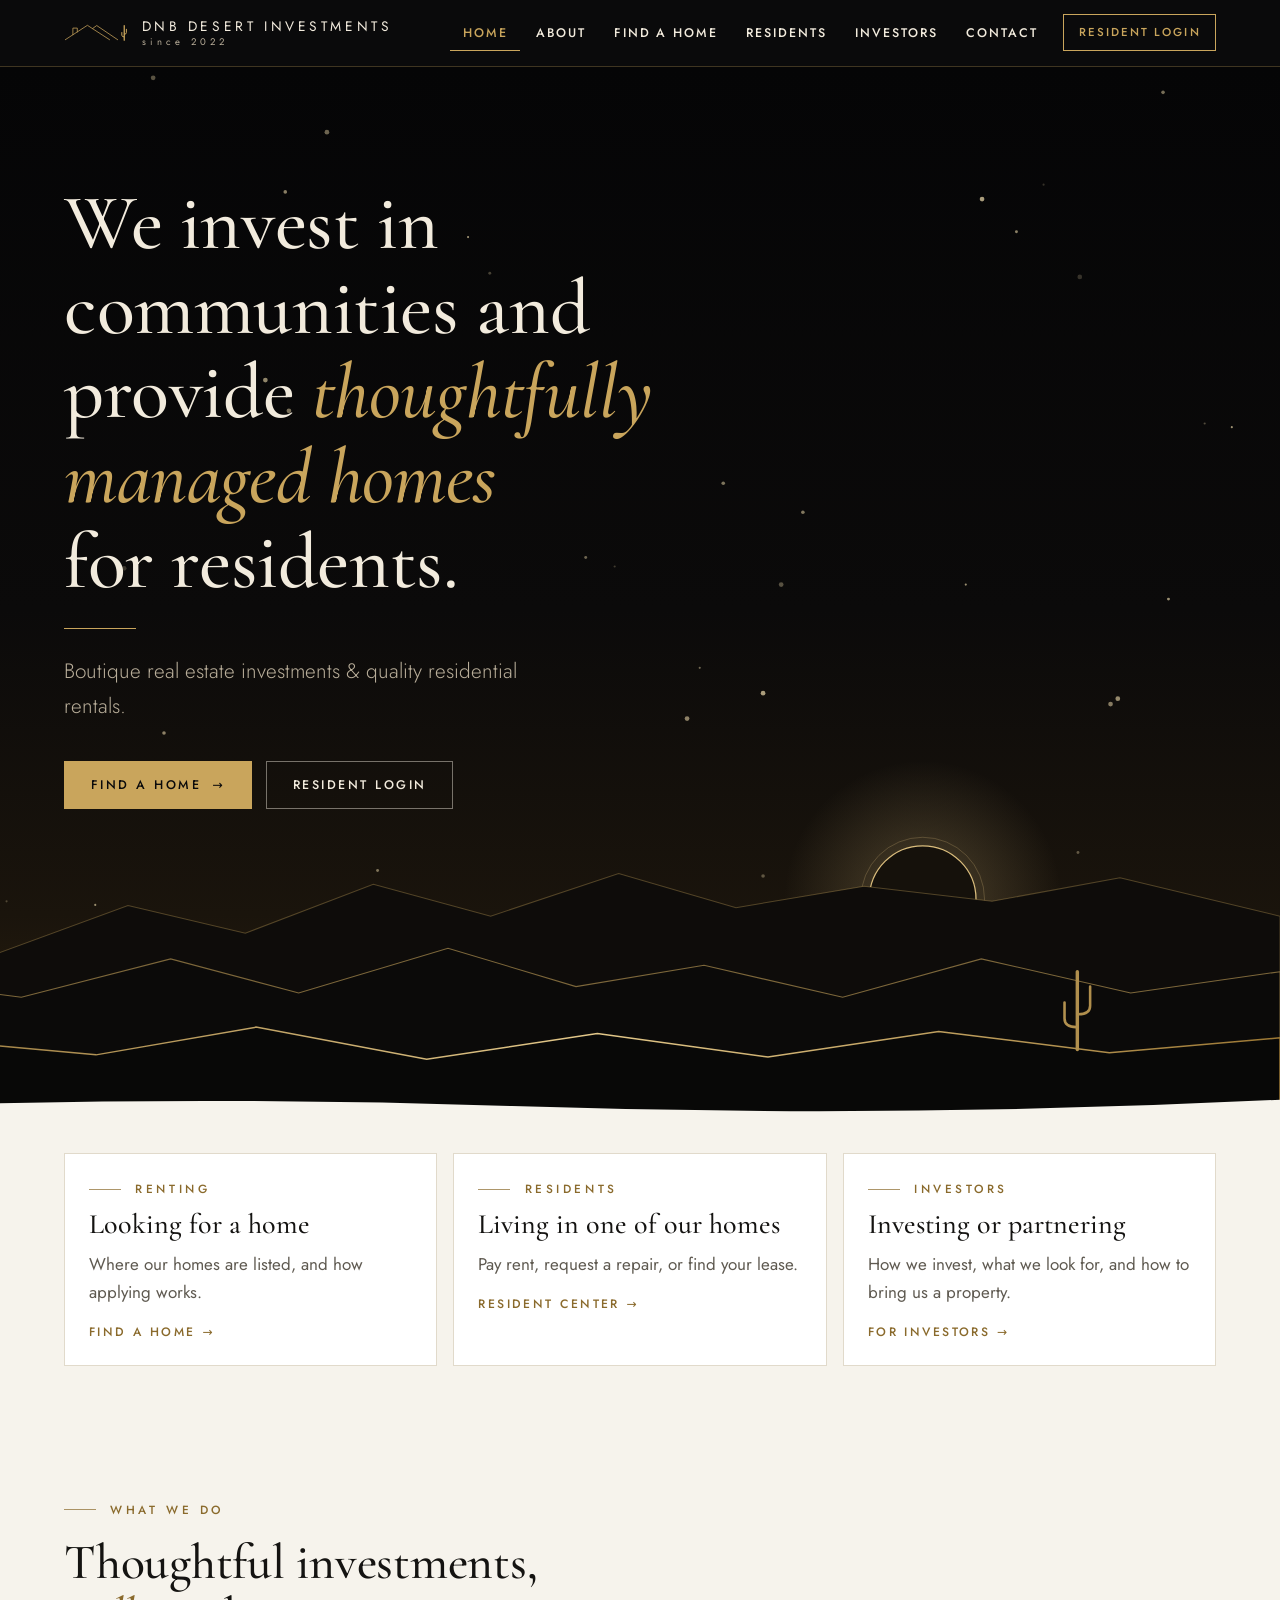
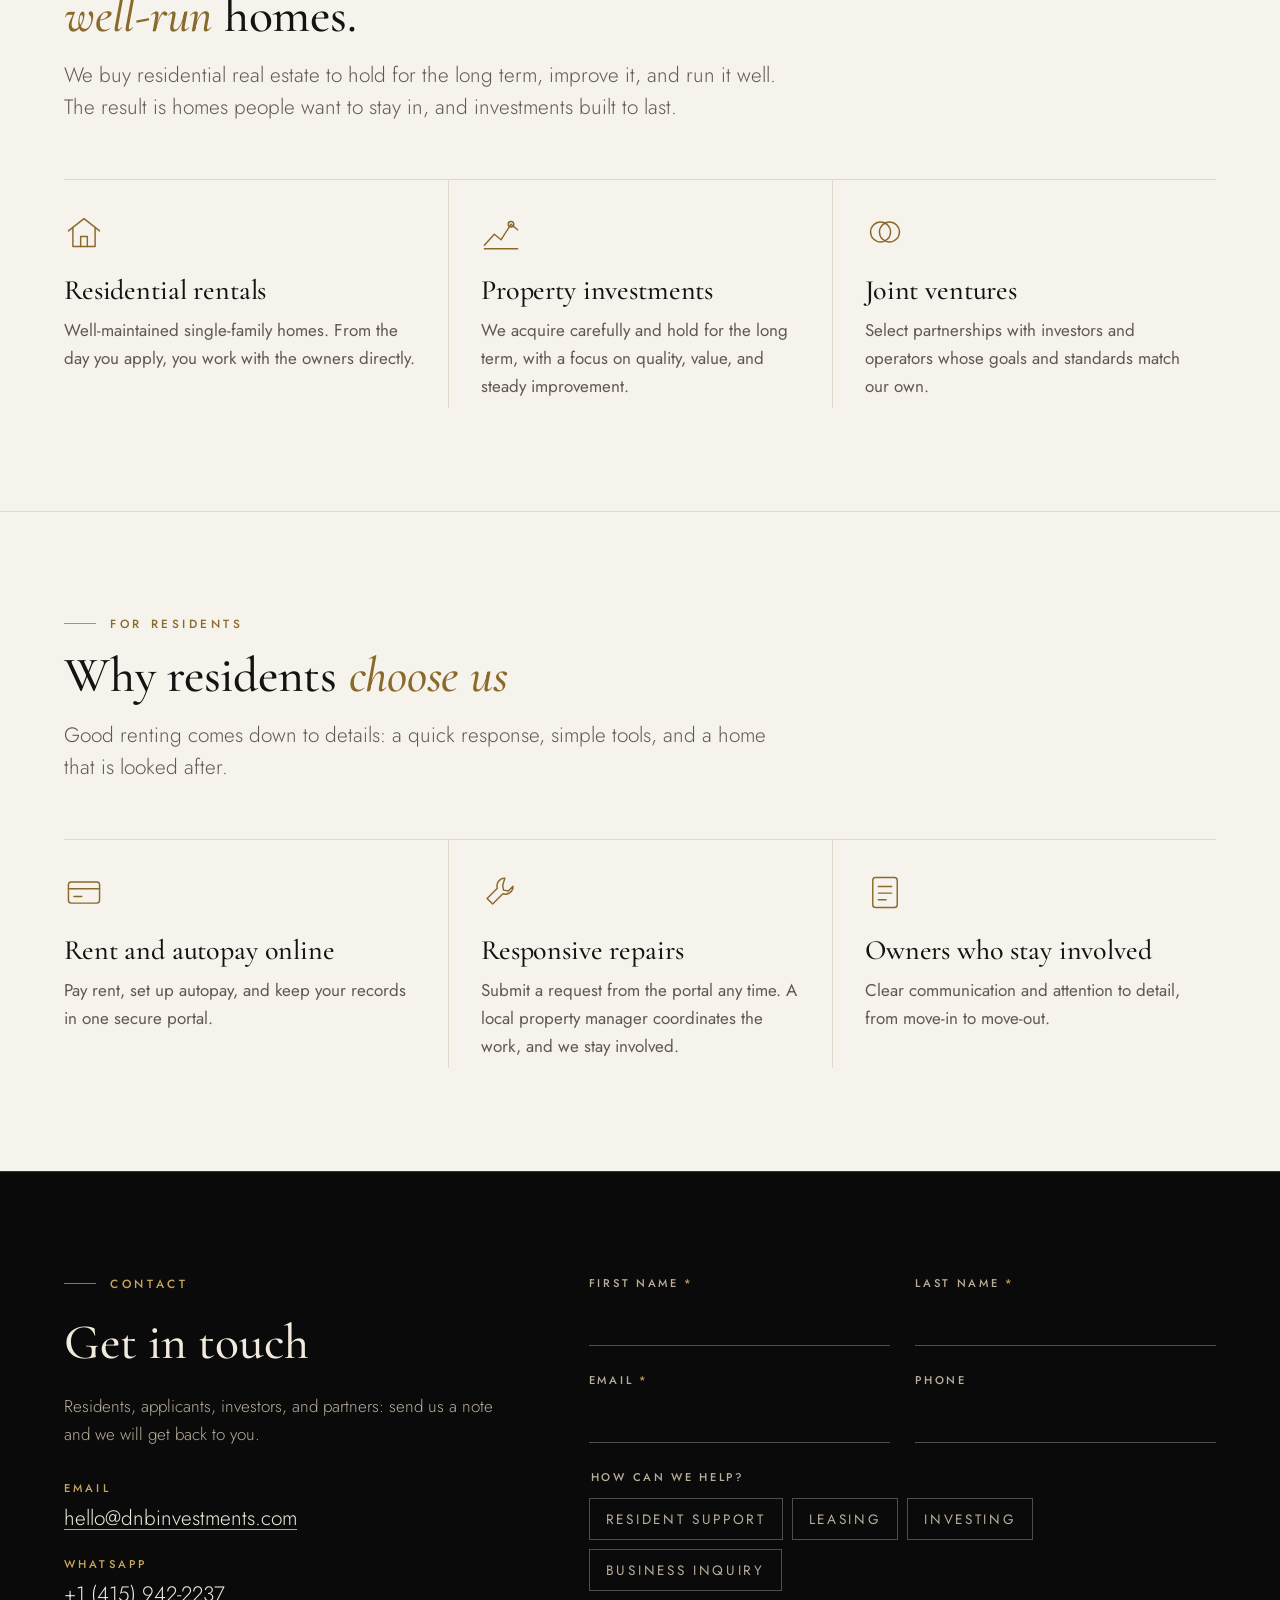
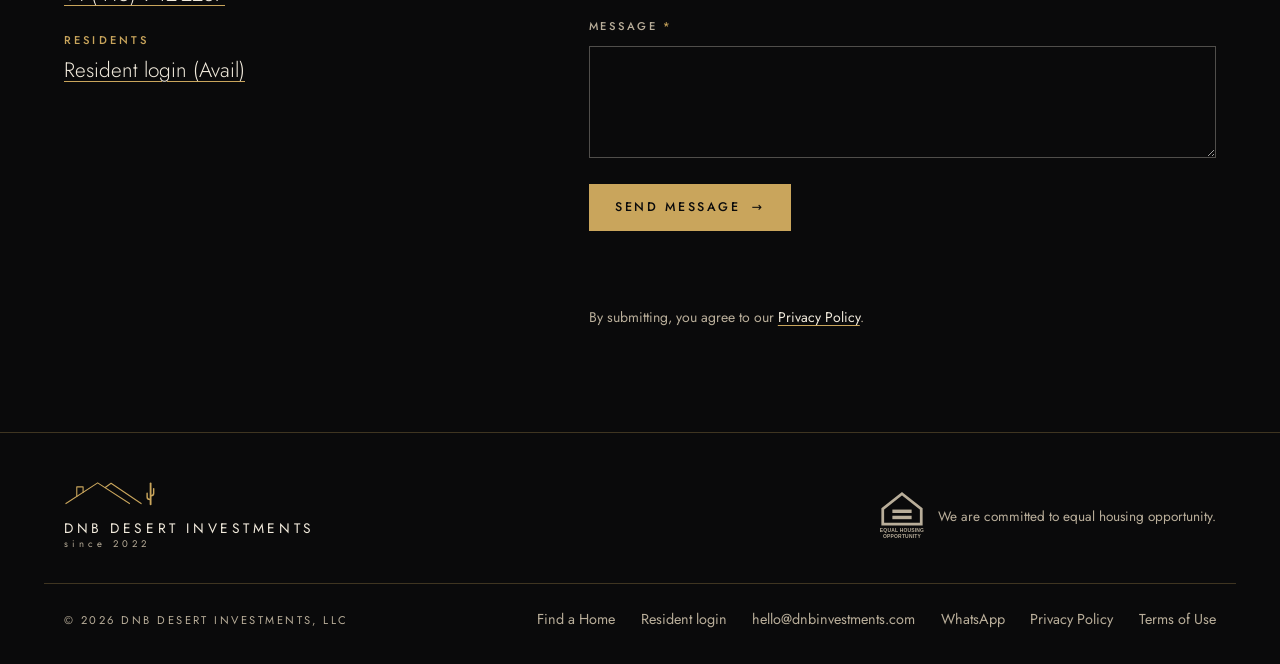
<file: index.html>
<!doctype html>
<html lang="en" data-portal-switch="2027-01-01" data-portal-next-name="Innago" data-portal-next-url="https://my.innago.com">
<head>
<meta charset="utf-8">
<meta name="viewport" content="width=device-width, initial-scale=1, viewport-fit=cover">
<title>DNB Desert Investments</title>
<meta name="claude:viewport-fit-sides" content="cover">
<meta name="description" content="Boutique real estate investments and residential rentals.">
<link rel="canonical" href="https://www.dnbinvestments.com/">
<meta property="og:site_name" content="DNB Desert Investments">
<meta property="og:title" content="DNB Desert Investments">
<meta property="og:description" content="Boutique real estate investments and residential rentals.">
<meta property="og:url" content="https://www.dnbinvestments.com/">
<meta property="og:type" content="website">
<meta name="theme-color" content="#0A0A0B">
<link rel="icon" href="/assets/favicon.svg" type="image/svg+xml">
<link rel="preconnect" href="https://fonts.googleapis.com">
<link rel="preconnect" href="https://fonts.gstatic.com" crossorigin>
<link rel="stylesheet" href="https://fonts.googleapis.com/css2?family=Cormorant+Garamond:ital,wght@0,400..600;1,400..600&family=Jost:wght@300..600&display=swap">
<link rel="stylesheet" href="/assets/styles.css">
<script type="application/ld+json">{"@context":"https://schema.org","@type":"Organization","name":"DNB Desert Investments, LLC","url":"https://www.dnbinvestments.com","email":"hello@dnbinvestments.com","description":"Boutique real estate investments and residential rentals."}</script>
</head>
<body>
<a class="skip" href="#main">Skip to content</a>
<header class="site-header">
  <div class="wrap header-row">
    <a class="brand" href="/" aria-label="DNB Desert Investments home">
      <svg class="logo-mark" viewBox="6 6 218 60" fill="none" stroke="currentColor" stroke-linecap="round" stroke-linejoin="round" aria-hidden="true" focusable="false">
  <g stroke-width="2.6"><path d="M10.5 59.5 L85.75 10.5 L161.25 59.5"/><path d="M103.75 21.25 L117.5 11.25 L188.75 59.5"/><path d="M36.25 42.5 V20 H51.25 V33"/></g>
  <path d="M211.25 61 V12" stroke-width="4.4"/>
  <g stroke-width="3.4"><path d="M203 35 V44 Q203 50 210 50"/><path d="M218.5 24 V35 Q218.5 41 212 41"/></g>
</svg>
      <span class="brand-name">DNB Desert Investments<small>since 2022</small></span>
    </a>
    <div class="header-actions">
    <nav class="nav-desktop" aria-label="Main"><ul class="nav-list"><li><a href="/" aria-current="page">Home</a></li><li><a href="/about">About</a></li><li><a href="/find-a-home">Find a Home</a></li><li><a href="/residents">Residents</a></li><li><a href="/investment-opportunities">Investors</a></li><li><a href="/contact">Contact</a></li></ul></nav>
    <a class="btn-login" href="https://www.avail.co/login" rel="noopener" data-portal-link><span class="long">Resident login</span><span class="short">Login</span></a>
    <details class="nav-mobile">
      <summary>Menu</summary>
      <nav aria-label="Main"><ul class="nav-list"><li><a href="/" aria-current="page">Home</a></li><li><a href="/about">About</a></li><li><a href="/find-a-home">Find a Home</a></li><li><a href="/residents">Residents</a></li><li><a href="/investment-opportunities">Investors</a></li><li><a href="/contact">Contact</a></li></ul></nav>
    </details>
    </div>
  </div>
</header>
<main id="main">
<section class="hero on-night">
  <svg class="hero-sky" viewBox="0 0 1440 600" preserveAspectRatio="xMidYMin slice" aria-hidden="true" focusable="false"><circle cx="766" cy="230" r="1.0" fill="#E8D6A8" opacity="0.52"/><circle cx="746" cy="360" r="1.3" fill="#E8D6A8" opacity="0.58"/><circle cx="451" cy="6" r="1.3" fill="#E8D6A8" opacity="0.37"/><circle cx="900" cy="286" r="0.6" fill="#E8D6A8" opacity="0.65"/><circle cx="1405" cy="21" r="1.0" fill="#E8D6A8" opacity="0.36"/><circle cx="1382" cy="483" r="1.0" fill="#E8D6A8" opacity="0.44"/><circle cx="20" cy="119" r="1.3" fill="#E8D6A8" opacity="0.43"/><circle cx="980" cy="352" r="1.3" fill="#E8D6A8" opacity="0.55"/><circle cx="652" cy="480" r="1.0" fill="#E8D6A8" opacity="0.44"/><circle cx="369" cy="490" r="1.3" fill="#E8D6A8" opacity="0.27"/><circle cx="1009" cy="14" r="1.0" fill="#E8D6A8" opacity="0.50"/><circle cx="406" cy="399" r="0.8" fill="#E8D6A8" opacity="0.72"/><circle cx="145" cy="208" r="1.3" fill="#E8D6A8" opacity="0.63"/><circle cx="183" cy="141" r="1.3" fill="#E8D6A8" opacity="0.62"/><circle cx="150" cy="468" r="0.6" fill="#E8D6A8" opacity="0.46"/><circle cx="577" cy="86" r="0.6" fill="#E8D6A8" opacity="0.44"/><circle cx="1169" cy="69" r="1.0" fill="#E8D6A8" opacity="0.31"/><circle cx="788" cy="447" r="1.0" fill="#E8D6A8" opacity="0.35"/><circle cx="922" cy="481" r="1.3" fill="#E8D6A8" opacity="0.47"/><circle cx="575" cy="444" r="0.8" fill="#E8D6A8" opacity="0.50"/><circle cx="637" cy="114" r="0.8" fill="#E8D6A8" opacity="0.28"/><circle cx="1032" cy="197" r="0.6" fill="#E8D6A8" opacity="0.33"/><circle cx="1012" cy="294" r="0.8" fill="#E8D6A8" opacity="0.66"/><circle cx="419" cy="463" r="0.6" fill="#E8D6A8" opacity="0.63"/><circle cx="265" cy="109" r="1.0" fill="#E8D6A8" opacity="0.31"/><circle cx="220" cy="9" r="1.0" fill="#E8D6A8" opacity="0.42"/><circle cx="984" cy="349" r="1.3" fill="#E8D6A8" opacity="0.62"/><circle cx="81" cy="87" r="0.8" fill="#E8D6A8" opacity="0.70"/><circle cx="215" cy="79" r="1.0" fill="#E8D6A8" opacity="0.65"/><circle cx="1217" cy="442" r="1.0" fill="#E8D6A8" opacity="0.64"/><circle cx="63" cy="101" r="0.8" fill="#E8D6A8" opacity="0.69"/><circle cx="990" cy="466" r="1.3" fill="#E8D6A8" opacity="0.47"/><circle cx="42" cy="249" r="0.8" fill="#E8D6A8" opacity="0.31"/><circle cx="305" cy="495" r="1.0" fill="#E8D6A8" opacity="0.59"/><circle cx="457" cy="368" r="1.0" fill="#E8D6A8" opacity="0.58"/><circle cx="200" cy="509" r="0.6" fill="#E8D6A8" opacity="0.69"/><circle cx="750" cy="504" r="1.3" fill="#E8D6A8" opacity="0.64"/><circle cx="1090" cy="455" r="1.0" fill="#E8D6A8" opacity="0.23"/><circle cx="963" cy="116" r="1.3" fill="#E8D6A8" opacity="0.21"/><circle cx="943" cy="65" r="0.6" fill="#E8D6A8" opacity="0.21"/><circle cx="671" cy="475" r="0.8" fill="#E8D6A8" opacity="0.65"/><circle cx="1389" cy="387" r="1.3" fill="#E8D6A8" opacity="0.23"/><circle cx="370" cy="461" r="0.6" fill="#E8D6A8" opacity="0.27"/><circle cx="1264" cy="111" r="1.0" fill="#E8D6A8" opacity="0.38"/><circle cx="625" cy="94" r="0.6" fill="#E8D6A8" opacity="0.67"/><circle cx="1294" cy="477" r="1.0" fill="#E8D6A8" opacity="0.45"/><circle cx="788" cy="346" r="1.3" fill="#E8D6A8" opacity="0.72"/><circle cx="1091" cy="16" r="0.6" fill="#E8D6A8" opacity="0.63"/><circle cx="526" cy="190" r="1.3" fill="#E8D6A8" opacity="0.50"/><circle cx="513" cy="173" r="1.3" fill="#E8D6A8" opacity="0.61"/><circle cx="962" cy="434" r="0.8" fill="#E8D6A8" opacity="0.36"/><circle cx="192" cy="187" r="1.0" fill="#E8D6A8" opacity="0.36"/><circle cx="46" cy="158" r="0.6" fill="#E8D6A8" opacity="0.49"/><circle cx="524" cy="69" r="1.0" fill="#E8D6A8" opacity="0.58"/><circle cx="1204" cy="31" r="0.8" fill="#E8D6A8" opacity="0.46"/><circle cx="909" cy="73" r="1.3" fill="#E8D6A8" opacity="0.73"/><circle cx="435" cy="277" r="1.3" fill="#E8D6A8" opacity="0.21"/><circle cx="140" cy="268" r="0.6" fill="#E8D6A8" opacity="0.44"/><circle cx="1150" cy="345" r="0.6" fill="#E8D6A8" opacity="0.32"/><circle cx="1337" cy="237" r="1.3" fill="#E8D6A8" opacity="0.35"/><circle cx="1294" cy="236" r="0.6" fill="#E8D6A8" opacity="0.20"/><circle cx="95" cy="204" r="0.8" fill="#E8D6A8" opacity="0.47"/><circle cx="690" cy="271" r="0.8" fill="#E8D6A8" opacity="0.45"/><circle cx="278" cy="25" r="1.0" fill="#E8D6A8" opacity="0.70"/><circle cx="874" cy="503" r="1.0" fill="#E8D6A8" opacity="0.57"/><circle cx="318" cy="120" r="1.3" fill="#E8D6A8" opacity="0.41"/><circle cx="149" cy="504" r="0.6" fill="#E8D6A8" opacity="0.68"/><circle cx="928" cy="91" r="0.8" fill="#E8D6A8" opacity="0.59"/><circle cx="127" cy="153" r="0.6" fill="#E8D6A8" opacity="0.43"/><circle cx="215" cy="178" r="0.6" fill="#E8D6A8" opacity="0.45"/><circle cx="798" cy="286" r="1.3" fill="#E8D6A8" opacity="0.35"/><circle cx="1097" cy="181" r="0.6" fill="#E8D6A8" opacity="0.42"/><circle cx="810" cy="246" r="1.0" fill="#E8D6A8" opacity="0.54"/><circle cx="246" cy="169" r="0.8" fill="#E8D6A8" opacity="0.27"/><circle cx="1047" cy="199" r="0.6" fill="#E8D6A8" opacity="0.67"/><circle cx="534" cy="496" r="0.6" fill="#E8D6A8" opacity="0.67"/><circle cx="753" cy="332" r="0.6" fill="#E8D6A8" opacity="0.46"/><circle cx="706" cy="276" r="0.6" fill="#E8D6A8" opacity="0.25"/><circle cx="1335" cy="459" r="1.3" fill="#E8D6A8" opacity="0.41"/><circle cx="547" cy="36" r="1.3" fill="#E8D6A8" opacity="0.46"/></svg>
<svg class="hero-land" viewBox="0 0 1440 300" preserveAspectRatio="xMaxYMax slice" aria-hidden="true" focusable="false">
  <defs>
    <radialGradient id="halo" cx="0.5" cy="0.5" r="0.5">
      <stop offset="0" stop-color="#E7C987" stop-opacity="0.26"/>
      <stop offset="1" stop-color="#E7C987" stop-opacity="0"/>
    </radialGradient>
    <linearGradient id="goldline" gradientUnits="userSpaceOnUse" x1="0" y1="0" x2="1440" y2="0">
      <stop offset="0" stop-color="#8C6B2E"/><stop offset="0.55" stop-color="#E3C88A"/><stop offset="1" stop-color="#9C7834"/>
    </linearGradient>
  </defs>
  <circle cx="1105" cy="62" r="130" fill="url(#halo)"/>
  <circle cx="1105" cy="62" r="50" fill="#15110B" stroke="#D9BC7C" stroke-width="1.2"/>
  <circle cx="1105" cy="62" r="58" fill="none" stroke="#D9BC7C" stroke-width="0.6" opacity="0.4"/>
  <path d="M0 125 L120 95 L240 112 L360 68 L470 94 L590 48 L700 78 L820 38 L930 70 L1050 50 L1170 64 L1290 42 L1440 78 V300 H0Z" fill="#0E0C0A" stroke="#C9A55C" stroke-opacity="0.35" stroke-width="1"/>
  <path d="M0 170 L150 140 L260 154 L400 118 L520 150 L660 108 L780 144 L900 124 L1030 154 L1160 118 L1300 150 L1440 130 V300 H0Z" fill="#0B0A09" stroke="#C9A55C" stroke-opacity="0.6" stroke-width="1"/>
  <path d="M0 218 L180 194 L330 208 L480 182 L640 212 L800 188 L960 210 L1120 186 L1280 206 L1440 192 V300 H0Z" fill="#080807" stroke="url(#goldline)" stroke-width="1.4"/>
  <g fill="none" stroke="url(#goldline)" stroke-linecap="round">
    <path d="M1250 203 V130" stroke-width="3.2"/>
    <path d="M1238 159 V174 Q1238 182 1249 182" stroke-width="2.4"/>
    <path d="M1262 144 V162 Q1262 170 1251 170" stroke-width="2.4"/>
  </g>
  <path d="M0 262 Q360 244 720 256 T1440 250 V300 H0Z" style="fill:var(--bg)"/>
</svg>
  <div class="wrap hero-inner">
    <h1>We invest in communities and provide <em>thoughtfully managed homes</em> for residents.</h1>
    <span class="rule" aria-hidden="true"></span>
    <p class="hero-lede">Boutique real estate investments &amp; quality residential rentals.</p>
    <div class="btn-row">
      <a class="btn btn-primary" href="/find-a-home">Find a home <span class="arrow" aria-hidden="true">→</span></a>
      <a class="btn btn-ghost" href="https://www.avail.co/login" rel="noopener" data-portal-link>Resident login</a>
    </div>
  </div>
</section>

<nav class="doors-wrap" aria-label="Choose your path"><div class="wrap doors"><a class="door" href="/find-a-home"><span class="label">Renting</span><span class="door-title">Looking for a home</span><span class="door-text">Where our homes are listed, and how applying works.</span><span class="door-cta">Find a home <span class="arrow" aria-hidden="true">→</span></span></a><a class="door" href="/residents"><span class="label">Residents</span><span class="door-title">Living in one of our homes</span><span class="door-text">Pay rent, request a repair, or find your lease.</span><span class="door-cta">Resident center <span class="arrow" aria-hidden="true">→</span></span></a><a class="door" href="/investment-opportunities"><span class="label">Investors</span><span class="door-title">Investing or partnering</span><span class="door-text">How we invest, what we look for, and how to bring us a property.</span><span class="door-cta">For investors <span class="arrow" aria-hidden="true">→</span></span></a></div></nav>

<section class="section">
  <div class="wrap">
    <div class="section-head">
      <span class="label">What we do</span>
      <h2>Thoughtful investments, <em>well-run</em> homes.</h2>
      <p>We buy residential real estate to hold for the long term, improve it, and run it well. The result is homes people want to stay in, and investments built to last.</p>
    </div>
    <div class="trio">
      <div><svg class="mark" viewBox="0 0 36 36" fill="none" stroke="currentColor" stroke-width="1.3" stroke-linecap="round" stroke-linejoin="round" aria-hidden="true" focusable="false"><path d="M4 17 L18 6 L32 17"/><path d="M8 14 V31 H28 V14"/><path d="M15 31 V22 H21 V31"/></svg><h3>Residential rentals</h3><p>Well-maintained single-family homes. From the day you apply, you work with the owners directly.</p></div>
      <div><svg class="mark" viewBox="0 0 36 36" fill="none" stroke="currentColor" stroke-width="1.3" stroke-linecap="round" stroke-linejoin="round" aria-hidden="true" focusable="false"><path d="M3 30 L12 20 L18 25 L27 11 L33 16"/><circle cx="27" cy="11" r="2.5"/><path d="M3 33 H33"/></svg><h3>Property investments</h3><p>We acquire carefully and hold for the long term, with a focus on quality, value, and steady improvement.</p></div>
      <div><svg class="mark" viewBox="0 0 36 36" fill="none" stroke="currentColor" stroke-width="1.3" stroke-linecap="round" stroke-linejoin="round" aria-hidden="true" focusable="false"><circle cx="14" cy="18" r="9"/><circle cx="22" cy="18" r="9"/></svg><h3>Joint ventures</h3><p>Select partnerships with investors and operators whose goals and standards match our own.</p></div>
    </div>
  </div>
</section>

<section class="section">
  <div class="wrap">
    <div class="section-head">
      <span class="label">For residents</span>
      <h2>Why residents <em>choose us</em></h2>
      <p>Good renting comes down to details: a quick response, simple tools, and a home that is looked after.</p>
    </div>
    <div class="trio">
      <div><svg class="mark" viewBox="0 0 36 36" fill="none" stroke="currentColor" stroke-width="1.3" stroke-linecap="round" stroke-linejoin="round" aria-hidden="true" focusable="false"><rect x="4" y="9" width="28" height="19" rx="2.5"/><path d="M4 15 H32"/><path d="M9 22 H16"/></svg><h3>Rent and autopay online</h3><p>Pay rent, set up autopay, and keep your records in one secure portal.</p></div>
      <div><svg class="mark" viewBox="0 0 36 36" fill="none" stroke="currentColor" stroke-width="1.3" stroke-linecap="round" stroke-linejoin="round" aria-hidden="true" focusable="false"><path d="M21.5 5.5a7 7 0 0 0-6.8 9.1L5.5 23.8l5 5 9.2-9.2a7 7 0 0 0 9.1-6.8l-4.3 4.3-4.2-.8-.8-4.2z"/></svg><h3>Responsive repairs</h3><p>Submit a request from the portal any time. A local property manager coordinates the work, and we stay involved.</p></div>
      <div><svg class="mark" viewBox="0 0 36 36" fill="none" stroke="currentColor" stroke-width="1.3" stroke-linecap="round" stroke-linejoin="round" aria-hidden="true" focusable="false"><rect x="7" y="5" width="22" height="27" rx="2.5"/><path d="M12 13 H24 M12 19 H24 M12 25 H19"/></svg><h3>Owners who stay involved</h3><p>Clear communication and attention to detail, from move-in to move-out.</p></div>
    </div>
  </div>
</section>

<section class="band on-night " id="home-form-section" aria-labelledby="home-form-h">
  <div class="wrap contact-grid">
    <div class="contact-direct">
      <span class="label">Contact</span>
      <h2 id="home-form-h">Get in touch</h2>
      <p>Residents, applicants, investors, and partners: send us a note and we will get back to you.</p>
      <dl>
        <div><dt>Email</dt><dd><a href="mailto:hello@dnbinvestments.com">hello@dnbinvestments.com</a></dd></div>
        <div><dt>WhatsApp</dt><dd><a href="https://wa.me/14159422237" rel="noopener">+1 (415) 942-2237</a></dd></div>
        <div><dt>Residents</dt><dd><a href="https://www.avail.co/login" rel="noopener" data-portal-link>Resident login (<span data-portal-name>Avail</span>)</a></dd></div>
      </dl>
    </div>
    <form class="form" id="home-form" data-web3forms data-subject="Website inquiry" novalidate>
  <input type="hidden" name="access_key" value="825457ac-0d23-42f7-b08d-5e65c4f87ab3">
  <input type="hidden" name="from_name" value="dnbinvestments.com">
  <input type="checkbox" name="botcheck" class="hp" tabindex="-1" autocomplete="off" aria-hidden="true">
  <div class="form-row">
    <div class="field"><label for="home-form-first">First name <span class="req">*</span></label>
      <input id="home-form-first" name="first_name" autocomplete="given-name" required></div>
    <div class="field"><label for="home-form-last">Last name <span class="req">*</span></label>
      <input id="home-form-last" name="last_name" autocomplete="family-name" required></div>
  </div>
  <div class="form-row">
    <div class="field"><label for="home-form-email">Email <span class="req">*</span></label>
      <input id="home-form-email" name="email" type="email" autocomplete="email" required></div>
    <div class="field"><label for="home-form-phone">Phone</label>
      <input id="home-form-phone" name="phone" type="tel" autocomplete="tel"></div>
  </div><fieldset class="field"><legend>How can we help?</legend><div class="choices"><label class="choice"><input type="checkbox" id="home-form-topics0" name="topics" value="Resident support"><span>Resident support</span></label><label class="choice"><input type="checkbox" id="home-form-topics1" name="topics" value="Leasing"><span>Leasing</span></label><label class="choice"><input type="checkbox" id="home-form-topics2" name="topics" value="Investing"><span>Investing</span></label><label class="choice"><input type="checkbox" id="home-form-topics3" name="topics" value="Business inquiry"><span>Business inquiry</span></label></div></fieldset><div class="field"><label for="home-form-details">Message <span class="req">*</span></label>
    <textarea id="home-form-details" name="message" required></textarea></div>
  <div class="btn-row"><button class="btn btn-primary" type="submit">Send message <span class="arrow" aria-hidden="true">→</span></button></div>
  <p class="form-status" role="status" aria-live="polite"></p>
  <p class="form-note">By submitting, you agree to our <a href="/privacy">Privacy Policy</a>.</p>
</form>
  </div>
</section>
</main>
<footer class="site-footer">
  <div class="wrap footer-top">
    <a class="footer-brand" href="/" aria-label="DNB Desert Investments home"><svg class="logo-mark" viewBox="6 6 218 60" fill="none" stroke="currentColor" stroke-linecap="round" stroke-linejoin="round" aria-hidden="true" focusable="false">
  <g stroke-width="2.6"><path d="M10.5 59.5 L85.75 10.5 L161.25 59.5"/><path d="M103.75 21.25 L117.5 11.25 L188.75 59.5"/><path d="M36.25 42.5 V20 H51.25 V33"/></g>
  <path d="M211.25 61 V12" stroke-width="4.4"/>
  <g stroke-width="3.4"><path d="M203 35 V44 Q203 50 210 50"/><path d="M218.5 24 V35 Q218.5 41 212 41"/></g>
</svg><span class="brand-name">DNB Desert Investments<small>since 2022</small></span></a>
    <div class="footer-eho"><svg class="eho" viewBox="0 0 64 72" role="img" aria-label="Equal Housing Opportunity">
  <path d="M32 4 L60 26 V48 H4 V26 Z" fill="none" stroke="currentColor" stroke-width="4" stroke-linejoin="miter"/>
  <rect x="18" y="27" width="28" height="5" fill="currentColor"/><rect x="18" y="36" width="28" height="5" fill="currentColor"/>
  <text x="32" y="60" text-anchor="middle" font-family="Arial, sans-serif" font-size="7.2" font-weight="700" fill="currentColor" letter-spacing=".3">EQUAL HOUSING</text>
  <text x="32" y="69" text-anchor="middle" font-family="Arial, sans-serif" font-size="7.2" font-weight="700" fill="currentColor" letter-spacing=".3">OPPORTUNITY</text>
</svg><p>We are committed to equal housing opportunity.</p></div>
  </div>
  <div class="wrap footer-row">
    <span class="copyright">© <span data-year>2026</span> DNB DESERT INVESTMENTS, LLC</span>
    <ul class="footer-links">
      <li><a href="/find-a-home">Find a Home</a></li>
      <li><a href="https://www.avail.co/login" rel="noopener" data-portal-link>Resident login</a></li>
      <li><a href="mailto:hello@dnbinvestments.com">hello@dnbinvestments.com</a></li>
      <li><a href="https://wa.me/14159422237" rel="noopener">WhatsApp</a></li>
      <li><a href="/privacy">Privacy Policy</a></li>
      <li><a href="/terms-of-use">Terms of Use</a></li>
    </ul>
  </div>
</footer>
<script src="/assets/site.js" defer></script>
</body>
</html>
</file>
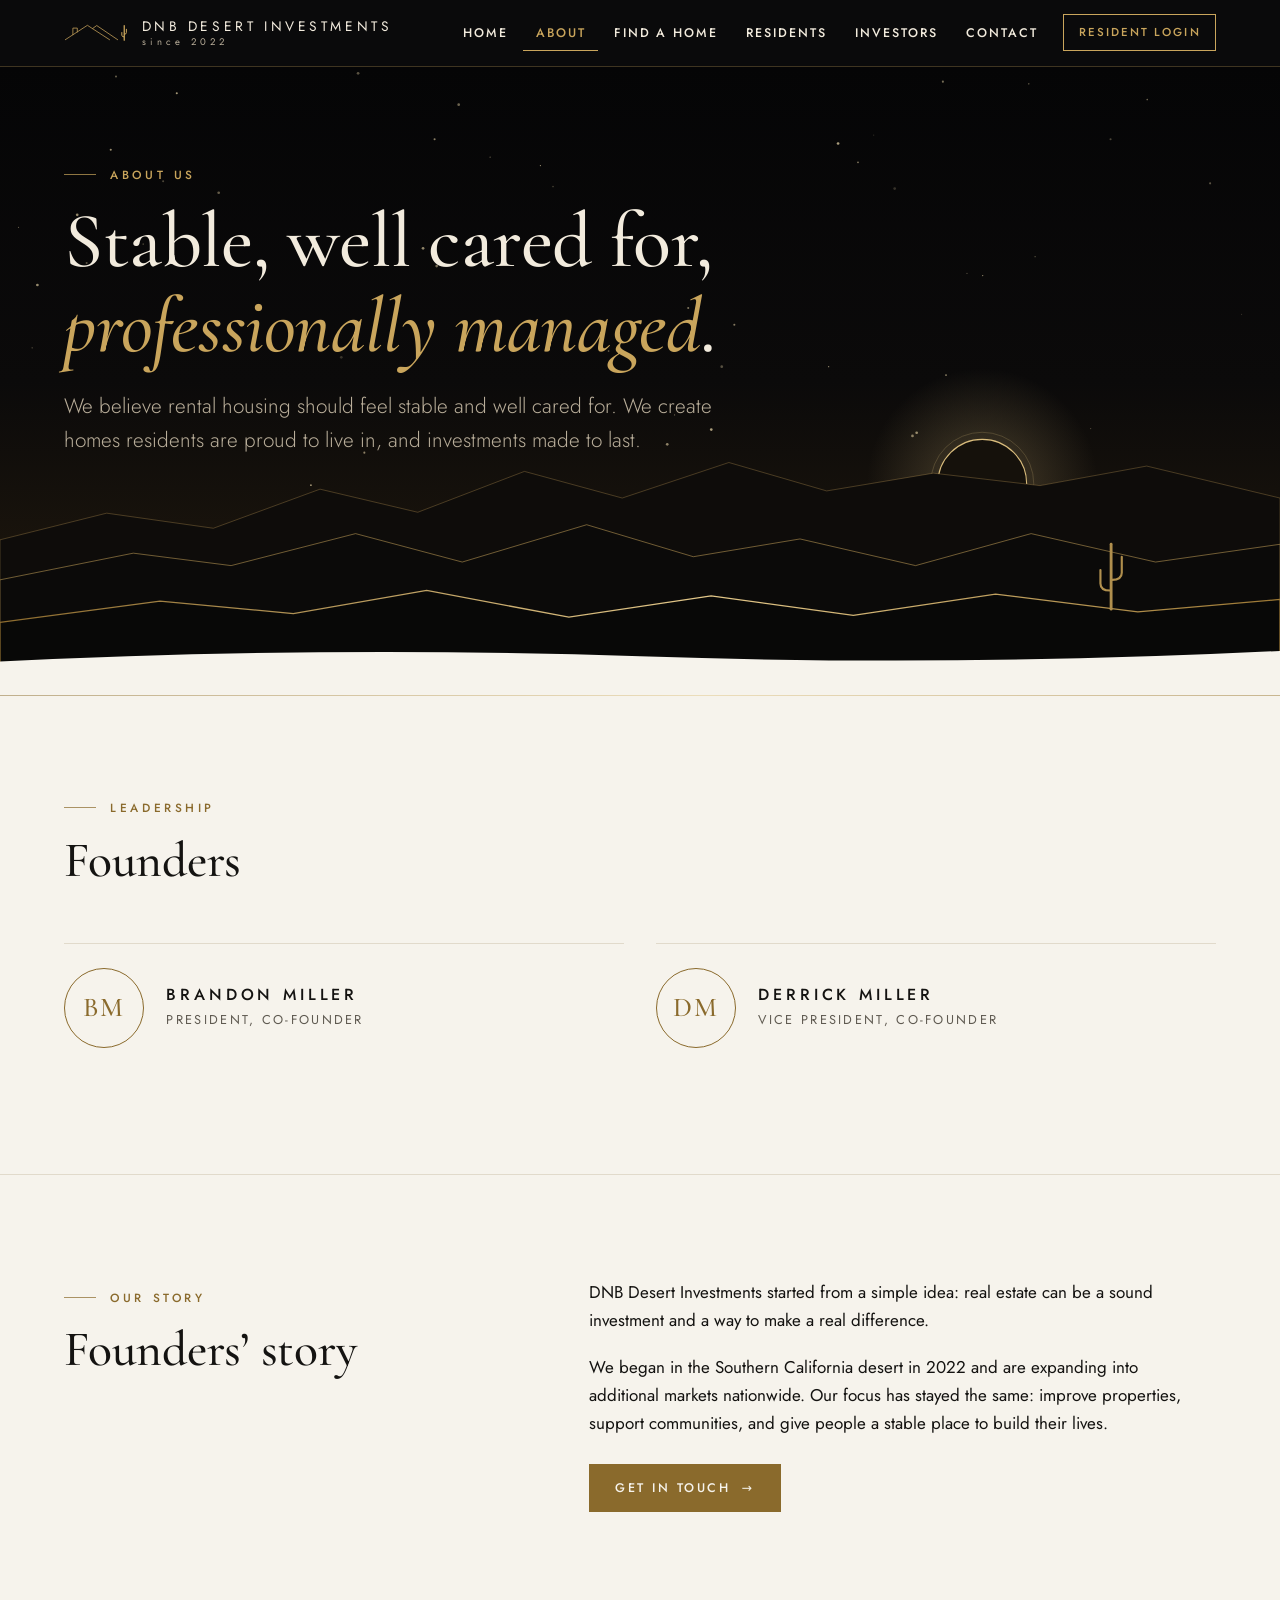
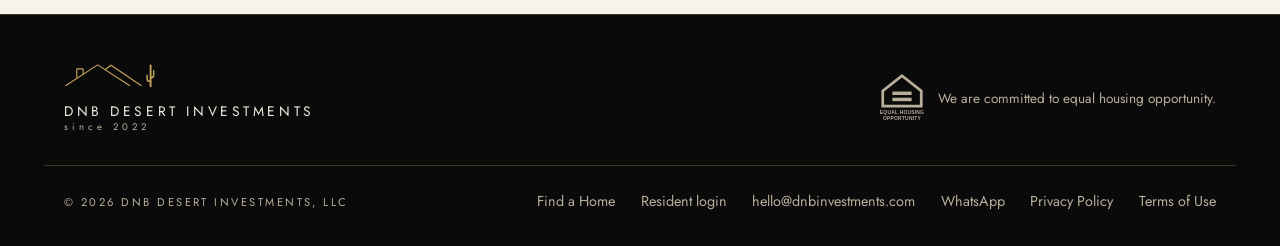
<file: about.html>
<!doctype html>
<html lang="en" data-portal-switch="2027-01-01" data-portal-next-name="Innago" data-portal-next-url="https://my.innago.com">
<head>
<meta charset="utf-8">
<meta name="viewport" content="width=device-width, initial-scale=1, viewport-fit=cover">
<title>About DNB Desert Investments | Boutique Rentals and Real Estate</title>
<meta name="claude:viewport-fit-sides" content="cover">
<meta name="description" content="Meet the founders of DNB Desert Investments, a boutique real estate investment and residential rental company that began in the Southern California desert.">
<link rel="canonical" href="https://www.dnbinvestments.com/about">
<meta property="og:site_name" content="DNB Desert Investments">
<meta property="og:title" content="About DNB Desert Investments | Boutique Rentals and Real Estate">
<meta property="og:description" content="Meet the founders of DNB Desert Investments, a boutique real estate investment and residential rental company that began in the Southern California desert.">
<meta property="og:url" content="https://www.dnbinvestments.com/about">
<meta property="og:type" content="website">
<meta name="theme-color" content="#0A0A0B">
<link rel="icon" href="/assets/favicon.svg" type="image/svg+xml">
<link rel="preconnect" href="https://fonts.googleapis.com">
<link rel="preconnect" href="https://fonts.gstatic.com" crossorigin>
<link rel="stylesheet" href="https://fonts.googleapis.com/css2?family=Cormorant+Garamond:ital,wght@0,400..600;1,400..600&family=Jost:wght@300..600&display=swap">
<link rel="stylesheet" href="/assets/styles.css">
<script type="application/ld+json">{"@context":"https://schema.org","@type":"Organization","name":"DNB Desert Investments, LLC","url":"https://www.dnbinvestments.com","email":"hello@dnbinvestments.com","description":"Boutique real estate investments and residential rentals."}</script>
</head>
<body>
<a class="skip" href="#main">Skip to content</a>
<header class="site-header">
  <div class="wrap header-row">
    <a class="brand" href="/" aria-label="DNB Desert Investments home">
      <svg class="logo-mark" viewBox="6 6 218 60" fill="none" stroke="currentColor" stroke-linecap="round" stroke-linejoin="round" aria-hidden="true" focusable="false">
  <g stroke-width="2.6"><path d="M10.5 59.5 L85.75 10.5 L161.25 59.5"/><path d="M103.75 21.25 L117.5 11.25 L188.75 59.5"/><path d="M36.25 42.5 V20 H51.25 V33"/></g>
  <path d="M211.25 61 V12" stroke-width="4.4"/>
  <g stroke-width="3.4"><path d="M203 35 V44 Q203 50 210 50"/><path d="M218.5 24 V35 Q218.5 41 212 41"/></g>
</svg>
      <span class="brand-name">DNB Desert Investments<small>since 2022</small></span>
    </a>
    <div class="header-actions">
    <nav class="nav-desktop" aria-label="Main"><ul class="nav-list"><li><a href="/">Home</a></li><li><a href="/about" aria-current="page">About</a></li><li><a href="/find-a-home">Find a Home</a></li><li><a href="/residents">Residents</a></li><li><a href="/investment-opportunities">Investors</a></li><li><a href="/contact">Contact</a></li></ul></nav>
    <a class="btn-login" href="https://www.avail.co/login" rel="noopener" data-portal-link><span class="long">Resident login</span><span class="short">Login</span></a>
    <details class="nav-mobile">
      <summary>Menu</summary>
      <nav aria-label="Main"><ul class="nav-list"><li><a href="/">Home</a></li><li><a href="/about" aria-current="page">About</a></li><li><a href="/find-a-home">Find a Home</a></li><li><a href="/residents">Residents</a></li><li><a href="/investment-opportunities">Investors</a></li><li><a href="/contact">Contact</a></li></ul></nav>
    </details>
    </div>
  </div>
</header>
<main id="main">
<section class="page-head on-night">
  <svg class="hero-sky" viewBox="0 0 1440 600" preserveAspectRatio="xMidYMin slice" aria-hidden="true" focusable="false"><circle cx="766" cy="230" r="1.0" fill="#E8D6A8" opacity="0.52"/><circle cx="746" cy="360" r="1.3" fill="#E8D6A8" opacity="0.58"/><circle cx="451" cy="6" r="1.3" fill="#E8D6A8" opacity="0.37"/><circle cx="900" cy="286" r="0.6" fill="#E8D6A8" opacity="0.65"/><circle cx="1405" cy="21" r="1.0" fill="#E8D6A8" opacity="0.36"/><circle cx="1382" cy="483" r="1.0" fill="#E8D6A8" opacity="0.44"/><circle cx="20" cy="119" r="1.3" fill="#E8D6A8" opacity="0.43"/><circle cx="980" cy="352" r="1.3" fill="#E8D6A8" opacity="0.55"/><circle cx="652" cy="480" r="1.0" fill="#E8D6A8" opacity="0.44"/><circle cx="369" cy="490" r="1.3" fill="#E8D6A8" opacity="0.27"/><circle cx="1009" cy="14" r="1.0" fill="#E8D6A8" opacity="0.50"/><circle cx="406" cy="399" r="0.8" fill="#E8D6A8" opacity="0.72"/><circle cx="145" cy="208" r="1.3" fill="#E8D6A8" opacity="0.63"/><circle cx="183" cy="141" r="1.3" fill="#E8D6A8" opacity="0.62"/><circle cx="150" cy="468" r="0.6" fill="#E8D6A8" opacity="0.46"/><circle cx="577" cy="86" r="0.6" fill="#E8D6A8" opacity="0.44"/><circle cx="1169" cy="69" r="1.0" fill="#E8D6A8" opacity="0.31"/><circle cx="788" cy="447" r="1.0" fill="#E8D6A8" opacity="0.35"/><circle cx="922" cy="481" r="1.3" fill="#E8D6A8" opacity="0.47"/><circle cx="575" cy="444" r="0.8" fill="#E8D6A8" opacity="0.50"/><circle cx="637" cy="114" r="0.8" fill="#E8D6A8" opacity="0.28"/><circle cx="1032" cy="197" r="0.6" fill="#E8D6A8" opacity="0.33"/><circle cx="1012" cy="294" r="0.8" fill="#E8D6A8" opacity="0.66"/><circle cx="419" cy="463" r="0.6" fill="#E8D6A8" opacity="0.63"/><circle cx="265" cy="109" r="1.0" fill="#E8D6A8" opacity="0.31"/><circle cx="220" cy="9" r="1.0" fill="#E8D6A8" opacity="0.42"/><circle cx="984" cy="349" r="1.3" fill="#E8D6A8" opacity="0.62"/><circle cx="81" cy="87" r="0.8" fill="#E8D6A8" opacity="0.70"/><circle cx="215" cy="79" r="1.0" fill="#E8D6A8" opacity="0.65"/><circle cx="1217" cy="442" r="1.0" fill="#E8D6A8" opacity="0.64"/><circle cx="63" cy="101" r="0.8" fill="#E8D6A8" opacity="0.69"/><circle cx="990" cy="466" r="1.3" fill="#E8D6A8" opacity="0.47"/><circle cx="42" cy="249" r="0.8" fill="#E8D6A8" opacity="0.31"/><circle cx="305" cy="495" r="1.0" fill="#E8D6A8" opacity="0.59"/><circle cx="457" cy="368" r="1.0" fill="#E8D6A8" opacity="0.58"/><circle cx="200" cy="509" r="0.6" fill="#E8D6A8" opacity="0.69"/><circle cx="750" cy="504" r="1.3" fill="#E8D6A8" opacity="0.64"/><circle cx="1090" cy="455" r="1.0" fill="#E8D6A8" opacity="0.23"/><circle cx="963" cy="116" r="1.3" fill="#E8D6A8" opacity="0.21"/><circle cx="943" cy="65" r="0.6" fill="#E8D6A8" opacity="0.21"/><circle cx="671" cy="475" r="0.8" fill="#E8D6A8" opacity="0.65"/><circle cx="1389" cy="387" r="1.3" fill="#E8D6A8" opacity="0.23"/><circle cx="370" cy="461" r="0.6" fill="#E8D6A8" opacity="0.27"/><circle cx="1264" cy="111" r="1.0" fill="#E8D6A8" opacity="0.38"/><circle cx="625" cy="94" r="0.6" fill="#E8D6A8" opacity="0.67"/><circle cx="1294" cy="477" r="1.0" fill="#E8D6A8" opacity="0.45"/><circle cx="788" cy="346" r="1.3" fill="#E8D6A8" opacity="0.72"/><circle cx="1091" cy="16" r="0.6" fill="#E8D6A8" opacity="0.63"/><circle cx="526" cy="190" r="1.3" fill="#E8D6A8" opacity="0.50"/><circle cx="513" cy="173" r="1.3" fill="#E8D6A8" opacity="0.61"/><circle cx="962" cy="434" r="0.8" fill="#E8D6A8" opacity="0.36"/><circle cx="192" cy="187" r="1.0" fill="#E8D6A8" opacity="0.36"/><circle cx="46" cy="158" r="0.6" fill="#E8D6A8" opacity="0.49"/><circle cx="524" cy="69" r="1.0" fill="#E8D6A8" opacity="0.58"/><circle cx="1204" cy="31" r="0.8" fill="#E8D6A8" opacity="0.46"/><circle cx="909" cy="73" r="1.3" fill="#E8D6A8" opacity="0.73"/><circle cx="435" cy="277" r="1.3" fill="#E8D6A8" opacity="0.21"/><circle cx="140" cy="268" r="0.6" fill="#E8D6A8" opacity="0.44"/><circle cx="1150" cy="345" r="0.6" fill="#E8D6A8" opacity="0.32"/><circle cx="1337" cy="237" r="1.3" fill="#E8D6A8" opacity="0.35"/><circle cx="1294" cy="236" r="0.6" fill="#E8D6A8" opacity="0.20"/><circle cx="95" cy="204" r="0.8" fill="#E8D6A8" opacity="0.47"/><circle cx="690" cy="271" r="0.8" fill="#E8D6A8" opacity="0.45"/><circle cx="278" cy="25" r="1.0" fill="#E8D6A8" opacity="0.70"/><circle cx="874" cy="503" r="1.0" fill="#E8D6A8" opacity="0.57"/><circle cx="318" cy="120" r="1.3" fill="#E8D6A8" opacity="0.41"/><circle cx="149" cy="504" r="0.6" fill="#E8D6A8" opacity="0.68"/><circle cx="928" cy="91" r="0.8" fill="#E8D6A8" opacity="0.59"/><circle cx="127" cy="153" r="0.6" fill="#E8D6A8" opacity="0.43"/><circle cx="215" cy="178" r="0.6" fill="#E8D6A8" opacity="0.45"/><circle cx="798" cy="286" r="1.3" fill="#E8D6A8" opacity="0.35"/><circle cx="1097" cy="181" r="0.6" fill="#E8D6A8" opacity="0.42"/><circle cx="810" cy="246" r="1.0" fill="#E8D6A8" opacity="0.54"/><circle cx="246" cy="169" r="0.8" fill="#E8D6A8" opacity="0.27"/><circle cx="1047" cy="199" r="0.6" fill="#E8D6A8" opacity="0.67"/><circle cx="534" cy="496" r="0.6" fill="#E8D6A8" opacity="0.67"/><circle cx="753" cy="332" r="0.6" fill="#E8D6A8" opacity="0.46"/><circle cx="706" cy="276" r="0.6" fill="#E8D6A8" opacity="0.25"/><circle cx="1335" cy="459" r="1.3" fill="#E8D6A8" opacity="0.41"/><circle cx="547" cy="36" r="1.3" fill="#E8D6A8" opacity="0.46"/></svg>
<svg class="hero-land" viewBox="0 0 1440 300" preserveAspectRatio="xMaxYMax slice" aria-hidden="true" focusable="false">
  <defs>
    <radialGradient id="halo" cx="0.5" cy="0.5" r="0.5">
      <stop offset="0" stop-color="#E7C987" stop-opacity="0.26"/>
      <stop offset="1" stop-color="#E7C987" stop-opacity="0"/>
    </radialGradient>
    <linearGradient id="goldline" gradientUnits="userSpaceOnUse" x1="0" y1="0" x2="1440" y2="0">
      <stop offset="0" stop-color="#8C6B2E"/><stop offset="0.55" stop-color="#E3C88A"/><stop offset="1" stop-color="#9C7834"/>
    </linearGradient>
  </defs>
  <circle cx="1105" cy="62" r="130" fill="url(#halo)"/>
  <circle cx="1105" cy="62" r="50" fill="#15110B" stroke="#D9BC7C" stroke-width="1.2"/>
  <circle cx="1105" cy="62" r="58" fill="none" stroke="#D9BC7C" stroke-width="0.6" opacity="0.4"/>
  <path d="M0 125 L120 95 L240 112 L360 68 L470 94 L590 48 L700 78 L820 38 L930 70 L1050 50 L1170 64 L1290 42 L1440 78 V300 H0Z" fill="#0E0C0A" stroke="#C9A55C" stroke-opacity="0.35" stroke-width="1"/>
  <path d="M0 170 L150 140 L260 154 L400 118 L520 150 L660 108 L780 144 L900 124 L1030 154 L1160 118 L1300 150 L1440 130 V300 H0Z" fill="#0B0A09" stroke="#C9A55C" stroke-opacity="0.6" stroke-width="1"/>
  <path d="M0 218 L180 194 L330 208 L480 182 L640 212 L800 188 L960 210 L1120 186 L1280 206 L1440 192 V300 H0Z" fill="#080807" stroke="url(#goldline)" stroke-width="1.4"/>
  <g fill="none" stroke="url(#goldline)" stroke-linecap="round">
    <path d="M1250 203 V130" stroke-width="3.2"/>
    <path d="M1238 159 V174 Q1238 182 1249 182" stroke-width="2.4"/>
    <path d="M1262 144 V162 Q1262 170 1251 170" stroke-width="2.4"/>
  </g>
  <path d="M0 262 Q360 244 720 256 T1440 250 V300 H0Z" style="fill:var(--bg)"/>
</svg>
  <div class="wrap">
    <span class="label">About us</span>
    <h1>Stable, well cared for, <em>professionally managed</em>.</h1>
    <p>We believe rental housing should feel stable and well cared for. We create homes residents are proud to live in, and investments made to last.</p>
  </div>
</section>

<section class="section">
  <div class="wrap">
    <div class="section-head"><span class="label">Leadership</span><h2>Founders</h2></div>
    <div class="founders">
      <div class="founder"><div class="monogram" aria-hidden="true">BM</div><div><h3>Brandon Miller</h3><p>President, Co-Founder</p></div></div>
      <div class="founder"><div class="monogram" aria-hidden="true">DM</div><div><h3>Derrick Miller</h3><p>Vice President, Co-Founder</p></div></div>
    </div>
  </div>
</section>

<section class="section">
  <div class="wrap split">
    <div><span class="label">Our story</span><h2>Founders’ story</h2></div>
    <div class="prose">
      <p>DNB Desert Investments started from a simple idea: real estate can be a sound investment and a way to make a real difference.</p>
      <p>We began in the Southern California desert in 2022 and are expanding into additional markets nationwide. Our focus has stayed the same: improve properties, support communities, and give people a stable place to build their lives.</p>
      <div class="btn-row" style="margin-top:0.5rem"><a class="btn btn-primary" href="/contact">Get in touch <span class="arrow" aria-hidden="true">→</span></a></div>
    </div>
  </div>
</section>
</main>
<footer class="site-footer">
  <div class="wrap footer-top">
    <a class="footer-brand" href="/" aria-label="DNB Desert Investments home"><svg class="logo-mark" viewBox="6 6 218 60" fill="none" stroke="currentColor" stroke-linecap="round" stroke-linejoin="round" aria-hidden="true" focusable="false">
  <g stroke-width="2.6"><path d="M10.5 59.5 L85.75 10.5 L161.25 59.5"/><path d="M103.75 21.25 L117.5 11.25 L188.75 59.5"/><path d="M36.25 42.5 V20 H51.25 V33"/></g>
  <path d="M211.25 61 V12" stroke-width="4.4"/>
  <g stroke-width="3.4"><path d="M203 35 V44 Q203 50 210 50"/><path d="M218.5 24 V35 Q218.5 41 212 41"/></g>
</svg><span class="brand-name">DNB Desert Investments<small>since 2022</small></span></a>
    <div class="footer-eho"><svg class="eho" viewBox="0 0 64 72" role="img" aria-label="Equal Housing Opportunity">
  <path d="M32 4 L60 26 V48 H4 V26 Z" fill="none" stroke="currentColor" stroke-width="4" stroke-linejoin="miter"/>
  <rect x="18" y="27" width="28" height="5" fill="currentColor"/><rect x="18" y="36" width="28" height="5" fill="currentColor"/>
  <text x="32" y="60" text-anchor="middle" font-family="Arial, sans-serif" font-size="7.2" font-weight="700" fill="currentColor" letter-spacing=".3">EQUAL HOUSING</text>
  <text x="32" y="69" text-anchor="middle" font-family="Arial, sans-serif" font-size="7.2" font-weight="700" fill="currentColor" letter-spacing=".3">OPPORTUNITY</text>
</svg><p>We are committed to equal housing opportunity.</p></div>
  </div>
  <div class="wrap footer-row">
    <span class="copyright">© <span data-year>2026</span> DNB DESERT INVESTMENTS, LLC</span>
    <ul class="footer-links">
      <li><a href="/find-a-home">Find a Home</a></li>
      <li><a href="https://www.avail.co/login" rel="noopener" data-portal-link>Resident login</a></li>
      <li><a href="mailto:hello@dnbinvestments.com">hello@dnbinvestments.com</a></li>
      <li><a href="https://wa.me/14159422237" rel="noopener">WhatsApp</a></li>
      <li><a href="/privacy">Privacy Policy</a></li>
      <li><a href="/terms-of-use">Terms of Use</a></li>
    </ul>
  </div>
</footer>
<script src="/assets/site.js" defer></script>
</body>
</html>
</file>
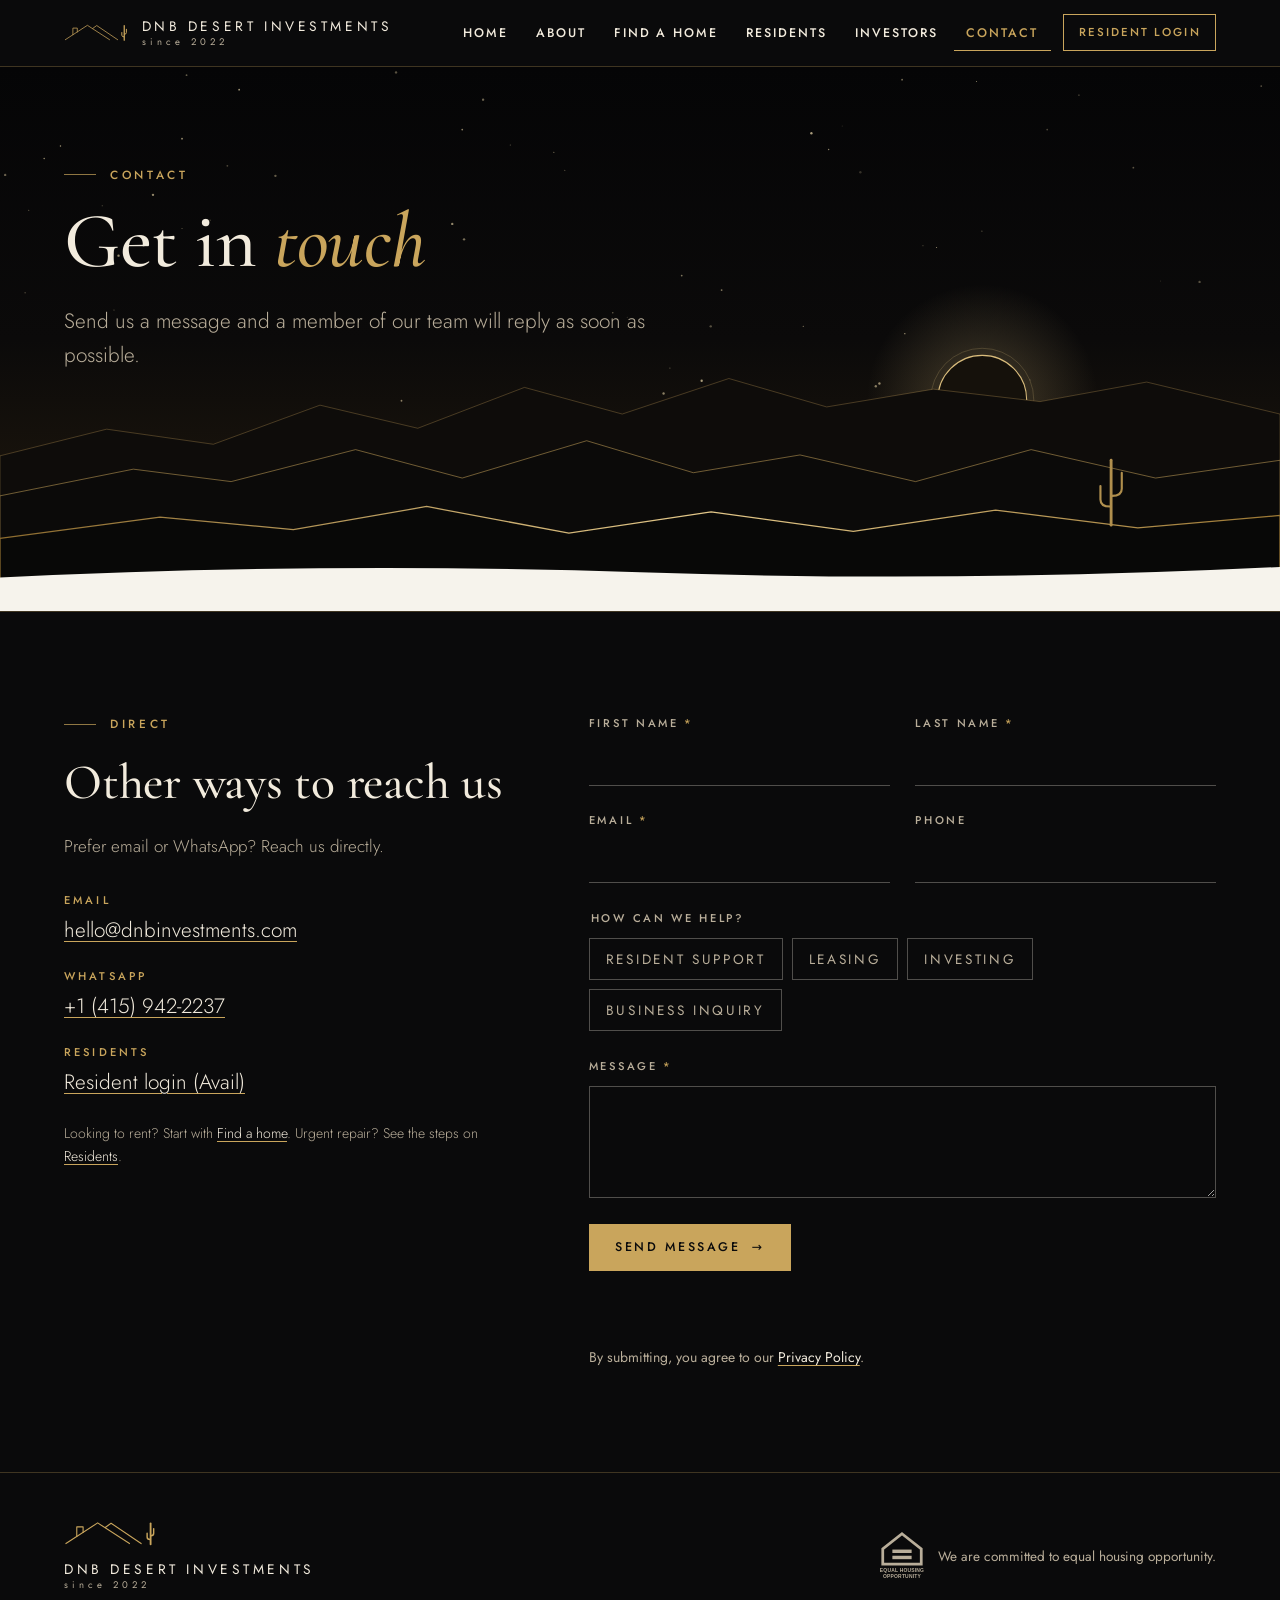
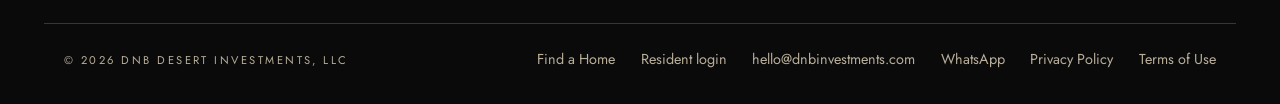
<file: contact.html>
<!doctype html>
<html lang="en" data-portal-switch="2027-01-01" data-portal-next-name="Innago" data-portal-next-url="https://my.innago.com">
<head>
<meta charset="utf-8">
<meta name="viewport" content="width=device-width, initial-scale=1, viewport-fit=cover">
<title>Contact Us | DNB Desert Investments</title>
<meta name="claude:viewport-fit-sides" content="cover">
<meta name="description" content="Contact DNB Desert Investments about resident support, leasing, investment opportunities, or business inquiries.">
<link rel="canonical" href="https://www.dnbinvestments.com/contact">
<meta property="og:site_name" content="DNB Desert Investments">
<meta property="og:title" content="Contact Us | DNB Desert Investments">
<meta property="og:description" content="Contact DNB Desert Investments about resident support, leasing, investment opportunities, or business inquiries.">
<meta property="og:url" content="https://www.dnbinvestments.com/contact">
<meta property="og:type" content="website">
<meta name="theme-color" content="#0A0A0B">
<link rel="icon" href="/assets/favicon.svg" type="image/svg+xml">
<link rel="preconnect" href="https://fonts.googleapis.com">
<link rel="preconnect" href="https://fonts.gstatic.com" crossorigin>
<link rel="stylesheet" href="https://fonts.googleapis.com/css2?family=Cormorant+Garamond:ital,wght@0,400..600;1,400..600&family=Jost:wght@300..600&display=swap">
<link rel="stylesheet" href="/assets/styles.css">
<script type="application/ld+json">{"@context":"https://schema.org","@type":"Organization","name":"DNB Desert Investments, LLC","url":"https://www.dnbinvestments.com","email":"hello@dnbinvestments.com","description":"Boutique real estate investments and residential rentals."}</script>
</head>
<body>
<a class="skip" href="#main">Skip to content</a>
<header class="site-header">
  <div class="wrap header-row">
    <a class="brand" href="/" aria-label="DNB Desert Investments home">
      <svg class="logo-mark" viewBox="6 6 218 60" fill="none" stroke="currentColor" stroke-linecap="round" stroke-linejoin="round" aria-hidden="true" focusable="false">
  <g stroke-width="2.6"><path d="M10.5 59.5 L85.75 10.5 L161.25 59.5"/><path d="M103.75 21.25 L117.5 11.25 L188.75 59.5"/><path d="M36.25 42.5 V20 H51.25 V33"/></g>
  <path d="M211.25 61 V12" stroke-width="4.4"/>
  <g stroke-width="3.4"><path d="M203 35 V44 Q203 50 210 50"/><path d="M218.5 24 V35 Q218.5 41 212 41"/></g>
</svg>
      <span class="brand-name">DNB Desert Investments<small>since 2022</small></span>
    </a>
    <div class="header-actions">
    <nav class="nav-desktop" aria-label="Main"><ul class="nav-list"><li><a href="/">Home</a></li><li><a href="/about">About</a></li><li><a href="/find-a-home">Find a Home</a></li><li><a href="/residents">Residents</a></li><li><a href="/investment-opportunities">Investors</a></li><li><a href="/contact" aria-current="page">Contact</a></li></ul></nav>
    <a class="btn-login" href="https://www.avail.co/login" rel="noopener" data-portal-link><span class="long">Resident login</span><span class="short">Login</span></a>
    <details class="nav-mobile">
      <summary>Menu</summary>
      <nav aria-label="Main"><ul class="nav-list"><li><a href="/">Home</a></li><li><a href="/about">About</a></li><li><a href="/find-a-home">Find a Home</a></li><li><a href="/residents">Residents</a></li><li><a href="/investment-opportunities">Investors</a></li><li><a href="/contact" aria-current="page">Contact</a></li></ul></nav>
    </details>
    </div>
  </div>
</header>
<main id="main">
<section class="page-head on-night">
  <svg class="hero-sky" viewBox="0 0 1440 600" preserveAspectRatio="xMidYMin slice" aria-hidden="true" focusable="false"><circle cx="766" cy="230" r="1.0" fill="#E8D6A8" opacity="0.52"/><circle cx="746" cy="360" r="1.3" fill="#E8D6A8" opacity="0.58"/><circle cx="451" cy="6" r="1.3" fill="#E8D6A8" opacity="0.37"/><circle cx="900" cy="286" r="0.6" fill="#E8D6A8" opacity="0.65"/><circle cx="1405" cy="21" r="1.0" fill="#E8D6A8" opacity="0.36"/><circle cx="1382" cy="483" r="1.0" fill="#E8D6A8" opacity="0.44"/><circle cx="20" cy="119" r="1.3" fill="#E8D6A8" opacity="0.43"/><circle cx="980" cy="352" r="1.3" fill="#E8D6A8" opacity="0.55"/><circle cx="652" cy="480" r="1.0" fill="#E8D6A8" opacity="0.44"/><circle cx="369" cy="490" r="1.3" fill="#E8D6A8" opacity="0.27"/><circle cx="1009" cy="14" r="1.0" fill="#E8D6A8" opacity="0.50"/><circle cx="406" cy="399" r="0.8" fill="#E8D6A8" opacity="0.72"/><circle cx="145" cy="208" r="1.3" fill="#E8D6A8" opacity="0.63"/><circle cx="183" cy="141" r="1.3" fill="#E8D6A8" opacity="0.62"/><circle cx="150" cy="468" r="0.6" fill="#E8D6A8" opacity="0.46"/><circle cx="577" cy="86" r="0.6" fill="#E8D6A8" opacity="0.44"/><circle cx="1169" cy="69" r="1.0" fill="#E8D6A8" opacity="0.31"/><circle cx="788" cy="447" r="1.0" fill="#E8D6A8" opacity="0.35"/><circle cx="922" cy="481" r="1.3" fill="#E8D6A8" opacity="0.47"/><circle cx="575" cy="444" r="0.8" fill="#E8D6A8" opacity="0.50"/><circle cx="637" cy="114" r="0.8" fill="#E8D6A8" opacity="0.28"/><circle cx="1032" cy="197" r="0.6" fill="#E8D6A8" opacity="0.33"/><circle cx="1012" cy="294" r="0.8" fill="#E8D6A8" opacity="0.66"/><circle cx="419" cy="463" r="0.6" fill="#E8D6A8" opacity="0.63"/><circle cx="265" cy="109" r="1.0" fill="#E8D6A8" opacity="0.31"/><circle cx="220" cy="9" r="1.0" fill="#E8D6A8" opacity="0.42"/><circle cx="984" cy="349" r="1.3" fill="#E8D6A8" opacity="0.62"/><circle cx="81" cy="87" r="0.8" fill="#E8D6A8" opacity="0.70"/><circle cx="215" cy="79" r="1.0" fill="#E8D6A8" opacity="0.65"/><circle cx="1217" cy="442" r="1.0" fill="#E8D6A8" opacity="0.64"/><circle cx="63" cy="101" r="0.8" fill="#E8D6A8" opacity="0.69"/><circle cx="990" cy="466" r="1.3" fill="#E8D6A8" opacity="0.47"/><circle cx="42" cy="249" r="0.8" fill="#E8D6A8" opacity="0.31"/><circle cx="305" cy="495" r="1.0" fill="#E8D6A8" opacity="0.59"/><circle cx="457" cy="368" r="1.0" fill="#E8D6A8" opacity="0.58"/><circle cx="200" cy="509" r="0.6" fill="#E8D6A8" opacity="0.69"/><circle cx="750" cy="504" r="1.3" fill="#E8D6A8" opacity="0.64"/><circle cx="1090" cy="455" r="1.0" fill="#E8D6A8" opacity="0.23"/><circle cx="963" cy="116" r="1.3" fill="#E8D6A8" opacity="0.21"/><circle cx="943" cy="65" r="0.6" fill="#E8D6A8" opacity="0.21"/><circle cx="671" cy="475" r="0.8" fill="#E8D6A8" opacity="0.65"/><circle cx="1389" cy="387" r="1.3" fill="#E8D6A8" opacity="0.23"/><circle cx="370" cy="461" r="0.6" fill="#E8D6A8" opacity="0.27"/><circle cx="1264" cy="111" r="1.0" fill="#E8D6A8" opacity="0.38"/><circle cx="625" cy="94" r="0.6" fill="#E8D6A8" opacity="0.67"/><circle cx="1294" cy="477" r="1.0" fill="#E8D6A8" opacity="0.45"/><circle cx="788" cy="346" r="1.3" fill="#E8D6A8" opacity="0.72"/><circle cx="1091" cy="16" r="0.6" fill="#E8D6A8" opacity="0.63"/><circle cx="526" cy="190" r="1.3" fill="#E8D6A8" opacity="0.50"/><circle cx="513" cy="173" r="1.3" fill="#E8D6A8" opacity="0.61"/><circle cx="962" cy="434" r="0.8" fill="#E8D6A8" opacity="0.36"/><circle cx="192" cy="187" r="1.0" fill="#E8D6A8" opacity="0.36"/><circle cx="46" cy="158" r="0.6" fill="#E8D6A8" opacity="0.49"/><circle cx="524" cy="69" r="1.0" fill="#E8D6A8" opacity="0.58"/><circle cx="1204" cy="31" r="0.8" fill="#E8D6A8" opacity="0.46"/><circle cx="909" cy="73" r="1.3" fill="#E8D6A8" opacity="0.73"/><circle cx="435" cy="277" r="1.3" fill="#E8D6A8" opacity="0.21"/><circle cx="140" cy="268" r="0.6" fill="#E8D6A8" opacity="0.44"/><circle cx="1150" cy="345" r="0.6" fill="#E8D6A8" opacity="0.32"/><circle cx="1337" cy="237" r="1.3" fill="#E8D6A8" opacity="0.35"/><circle cx="1294" cy="236" r="0.6" fill="#E8D6A8" opacity="0.20"/><circle cx="95" cy="204" r="0.8" fill="#E8D6A8" opacity="0.47"/><circle cx="690" cy="271" r="0.8" fill="#E8D6A8" opacity="0.45"/><circle cx="278" cy="25" r="1.0" fill="#E8D6A8" opacity="0.70"/><circle cx="874" cy="503" r="1.0" fill="#E8D6A8" opacity="0.57"/><circle cx="318" cy="120" r="1.3" fill="#E8D6A8" opacity="0.41"/><circle cx="149" cy="504" r="0.6" fill="#E8D6A8" opacity="0.68"/><circle cx="928" cy="91" r="0.8" fill="#E8D6A8" opacity="0.59"/><circle cx="127" cy="153" r="0.6" fill="#E8D6A8" opacity="0.43"/><circle cx="215" cy="178" r="0.6" fill="#E8D6A8" opacity="0.45"/><circle cx="798" cy="286" r="1.3" fill="#E8D6A8" opacity="0.35"/><circle cx="1097" cy="181" r="0.6" fill="#E8D6A8" opacity="0.42"/><circle cx="810" cy="246" r="1.0" fill="#E8D6A8" opacity="0.54"/><circle cx="246" cy="169" r="0.8" fill="#E8D6A8" opacity="0.27"/><circle cx="1047" cy="199" r="0.6" fill="#E8D6A8" opacity="0.67"/><circle cx="534" cy="496" r="0.6" fill="#E8D6A8" opacity="0.67"/><circle cx="753" cy="332" r="0.6" fill="#E8D6A8" opacity="0.46"/><circle cx="706" cy="276" r="0.6" fill="#E8D6A8" opacity="0.25"/><circle cx="1335" cy="459" r="1.3" fill="#E8D6A8" opacity="0.41"/><circle cx="547" cy="36" r="1.3" fill="#E8D6A8" opacity="0.46"/></svg>
<svg class="hero-land" viewBox="0 0 1440 300" preserveAspectRatio="xMaxYMax slice" aria-hidden="true" focusable="false">
  <defs>
    <radialGradient id="halo" cx="0.5" cy="0.5" r="0.5">
      <stop offset="0" stop-color="#E7C987" stop-opacity="0.26"/>
      <stop offset="1" stop-color="#E7C987" stop-opacity="0"/>
    </radialGradient>
    <linearGradient id="goldline" gradientUnits="userSpaceOnUse" x1="0" y1="0" x2="1440" y2="0">
      <stop offset="0" stop-color="#8C6B2E"/><stop offset="0.55" stop-color="#E3C88A"/><stop offset="1" stop-color="#9C7834"/>
    </linearGradient>
  </defs>
  <circle cx="1105" cy="62" r="130" fill="url(#halo)"/>
  <circle cx="1105" cy="62" r="50" fill="#15110B" stroke="#D9BC7C" stroke-width="1.2"/>
  <circle cx="1105" cy="62" r="58" fill="none" stroke="#D9BC7C" stroke-width="0.6" opacity="0.4"/>
  <path d="M0 125 L120 95 L240 112 L360 68 L470 94 L590 48 L700 78 L820 38 L930 70 L1050 50 L1170 64 L1290 42 L1440 78 V300 H0Z" fill="#0E0C0A" stroke="#C9A55C" stroke-opacity="0.35" stroke-width="1"/>
  <path d="M0 170 L150 140 L260 154 L400 118 L520 150 L660 108 L780 144 L900 124 L1030 154 L1160 118 L1300 150 L1440 130 V300 H0Z" fill="#0B0A09" stroke="#C9A55C" stroke-opacity="0.6" stroke-width="1"/>
  <path d="M0 218 L180 194 L330 208 L480 182 L640 212 L800 188 L960 210 L1120 186 L1280 206 L1440 192 V300 H0Z" fill="#080807" stroke="url(#goldline)" stroke-width="1.4"/>
  <g fill="none" stroke="url(#goldline)" stroke-linecap="round">
    <path d="M1250 203 V130" stroke-width="3.2"/>
    <path d="M1238 159 V174 Q1238 182 1249 182" stroke-width="2.4"/>
    <path d="M1262 144 V162 Q1262 170 1251 170" stroke-width="2.4"/>
  </g>
  <path d="M0 262 Q360 244 720 256 T1440 250 V300 H0Z" style="fill:var(--bg)"/>
</svg>
  <div class="wrap">
    <span class="label">Contact</span>
    <h1>Get in <em>touch</em></h1>
    <p>Send us a message and a member of our team will reply as soon as possible.</p>
  </div>
</section>
<section class="band on-night form-first" id="contact-form-section" aria-labelledby="contact-form-h">
  <div class="wrap contact-grid">
    <div class="contact-direct">
      <span class="label">Direct</span>
      <h2 id="contact-form-h">Other ways to reach us</h2>
      <p>Prefer email or WhatsApp? Reach us directly.</p>
      <dl>
        <div><dt>Email</dt><dd><a href="mailto:hello@dnbinvestments.com">hello@dnbinvestments.com</a></dd></div>
        <div><dt>WhatsApp</dt><dd><a href="https://wa.me/14159422237" rel="noopener">+1 (415) 942-2237</a></dd></div>
        <div><dt>Residents</dt><dd><a href="https://www.avail.co/login" rel="noopener" data-portal-link>Resident login (<span data-portal-name>Avail</span>)</a></dd></div>
      </dl><p class="route">Looking to rent? Start with <a href="/find-a-home">Find a home</a>. Urgent repair? See the steps on <a href="/residents">Residents</a>.</p>
    </div>
    <form class="form" id="contact-form" data-web3forms data-subject="Website inquiry" novalidate>
  <input type="hidden" name="access_key" value="825457ac-0d23-42f7-b08d-5e65c4f87ab3">
  <input type="hidden" name="from_name" value="dnbinvestments.com">
  <input type="checkbox" name="botcheck" class="hp" tabindex="-1" autocomplete="off" aria-hidden="true">
  <div class="form-row">
    <div class="field"><label for="contact-form-first">First name <span class="req">*</span></label>
      <input id="contact-form-first" name="first_name" autocomplete="given-name" required></div>
    <div class="field"><label for="contact-form-last">Last name <span class="req">*</span></label>
      <input id="contact-form-last" name="last_name" autocomplete="family-name" required></div>
  </div>
  <div class="form-row">
    <div class="field"><label for="contact-form-email">Email <span class="req">*</span></label>
      <input id="contact-form-email" name="email" type="email" autocomplete="email" required></div>
    <div class="field"><label for="contact-form-phone">Phone</label>
      <input id="contact-form-phone" name="phone" type="tel" autocomplete="tel"></div>
  </div><fieldset class="field"><legend>How can we help?</legend><div class="choices"><label class="choice"><input type="checkbox" id="contact-form-topics0" name="topics" value="Resident support"><span>Resident support</span></label><label class="choice"><input type="checkbox" id="contact-form-topics1" name="topics" value="Leasing"><span>Leasing</span></label><label class="choice"><input type="checkbox" id="contact-form-topics2" name="topics" value="Investing"><span>Investing</span></label><label class="choice"><input type="checkbox" id="contact-form-topics3" name="topics" value="Business inquiry"><span>Business inquiry</span></label></div></fieldset><div class="field"><label for="contact-form-details">Message <span class="req">*</span></label>
    <textarea id="contact-form-details" name="message" required></textarea></div>
  <div class="btn-row"><button class="btn btn-primary" type="submit">Send message <span class="arrow" aria-hidden="true">→</span></button></div>
  <p class="form-status" role="status" aria-live="polite"></p>
  <p class="form-note">By submitting, you agree to our <a href="/privacy">Privacy Policy</a>.</p>
</form>
  </div>
</section>
</main>
<footer class="site-footer">
  <div class="wrap footer-top">
    <a class="footer-brand" href="/" aria-label="DNB Desert Investments home"><svg class="logo-mark" viewBox="6 6 218 60" fill="none" stroke="currentColor" stroke-linecap="round" stroke-linejoin="round" aria-hidden="true" focusable="false">
  <g stroke-width="2.6"><path d="M10.5 59.5 L85.75 10.5 L161.25 59.5"/><path d="M103.75 21.25 L117.5 11.25 L188.75 59.5"/><path d="M36.25 42.5 V20 H51.25 V33"/></g>
  <path d="M211.25 61 V12" stroke-width="4.4"/>
  <g stroke-width="3.4"><path d="M203 35 V44 Q203 50 210 50"/><path d="M218.5 24 V35 Q218.5 41 212 41"/></g>
</svg><span class="brand-name">DNB Desert Investments<small>since 2022</small></span></a>
    <div class="footer-eho"><svg class="eho" viewBox="0 0 64 72" role="img" aria-label="Equal Housing Opportunity">
  <path d="M32 4 L60 26 V48 H4 V26 Z" fill="none" stroke="currentColor" stroke-width="4" stroke-linejoin="miter"/>
  <rect x="18" y="27" width="28" height="5" fill="currentColor"/><rect x="18" y="36" width="28" height="5" fill="currentColor"/>
  <text x="32" y="60" text-anchor="middle" font-family="Arial, sans-serif" font-size="7.2" font-weight="700" fill="currentColor" letter-spacing=".3">EQUAL HOUSING</text>
  <text x="32" y="69" text-anchor="middle" font-family="Arial, sans-serif" font-size="7.2" font-weight="700" fill="currentColor" letter-spacing=".3">OPPORTUNITY</text>
</svg><p>We are committed to equal housing opportunity.</p></div>
  </div>
  <div class="wrap footer-row">
    <span class="copyright">© <span data-year>2026</span> DNB DESERT INVESTMENTS, LLC</span>
    <ul class="footer-links">
      <li><a href="/find-a-home">Find a Home</a></li>
      <li><a href="https://www.avail.co/login" rel="noopener" data-portal-link>Resident login</a></li>
      <li><a href="mailto:hello@dnbinvestments.com">hello@dnbinvestments.com</a></li>
      <li><a href="https://wa.me/14159422237" rel="noopener">WhatsApp</a></li>
      <li><a href="/privacy">Privacy Policy</a></li>
      <li><a href="/terms-of-use">Terms of Use</a></li>
    </ul>
  </div>
</footer>
<script src="/assets/site.js" defer></script>
</body>
</html>
</file>
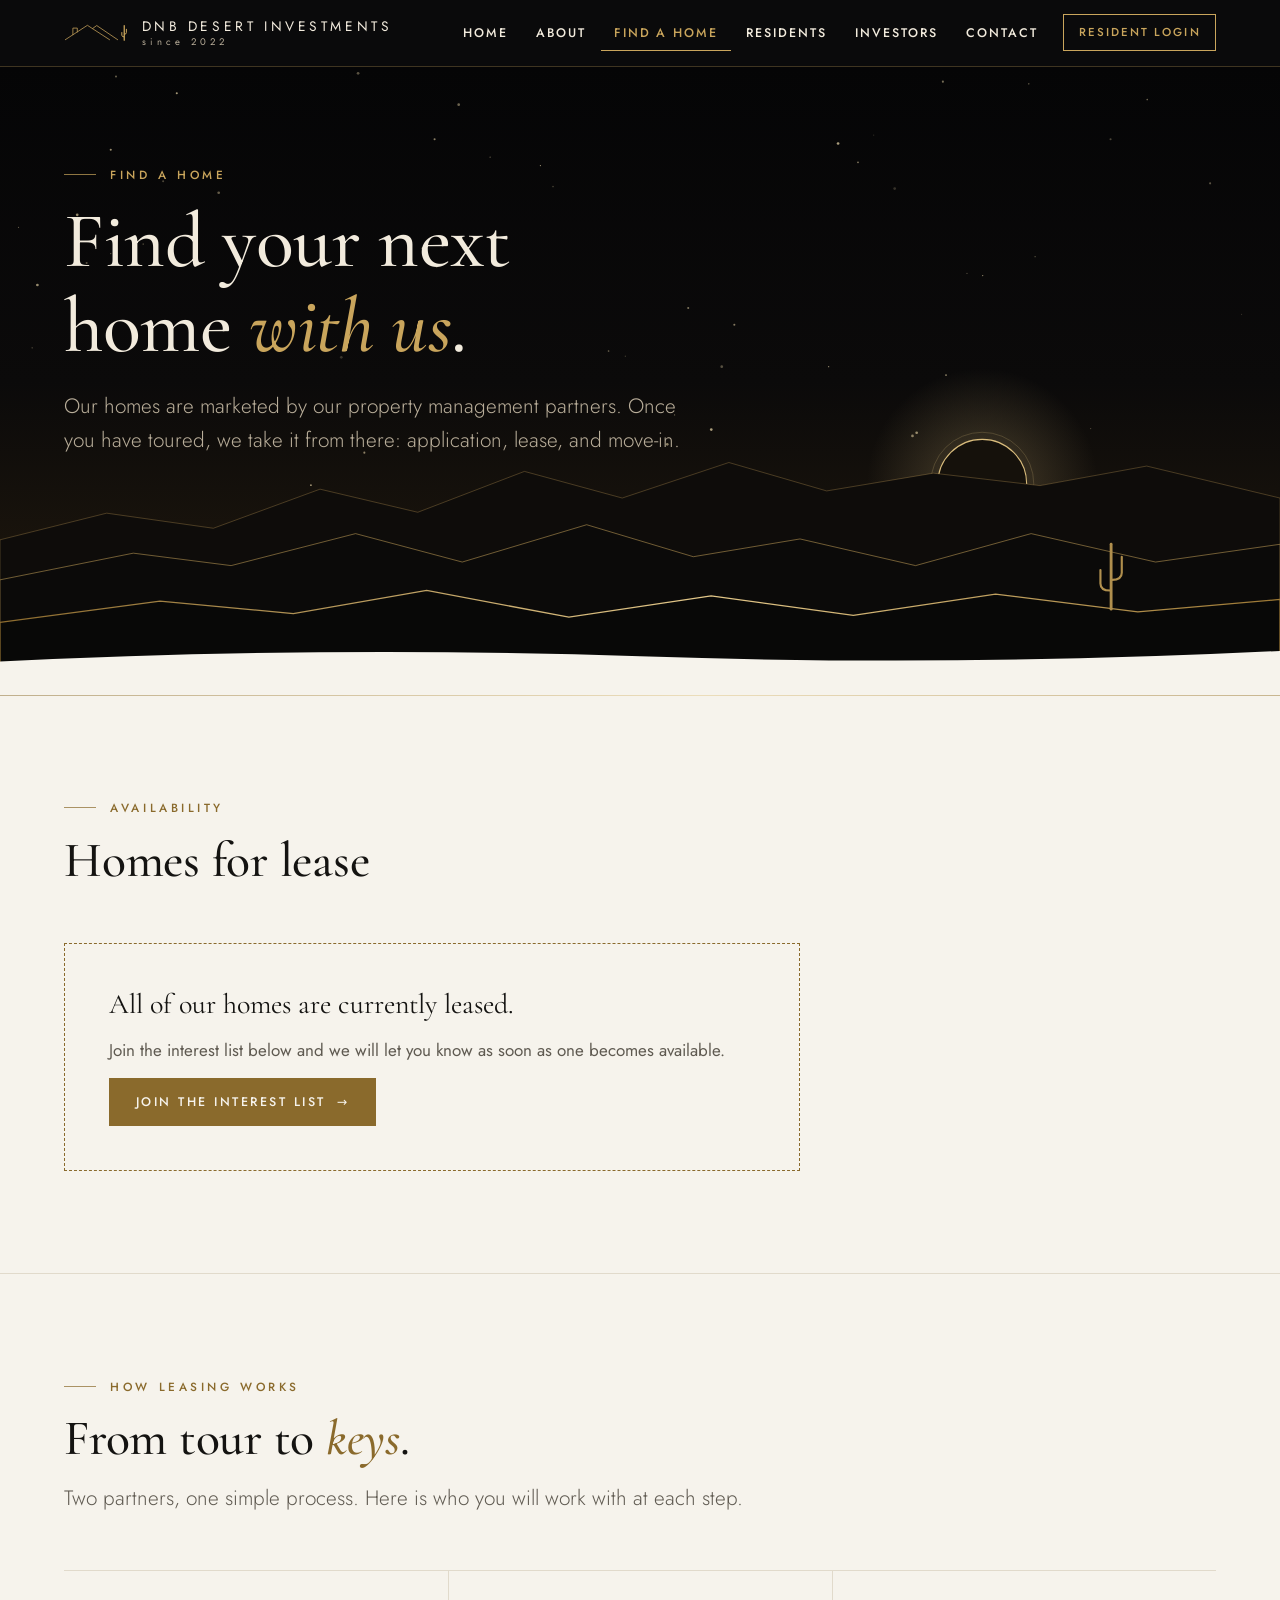
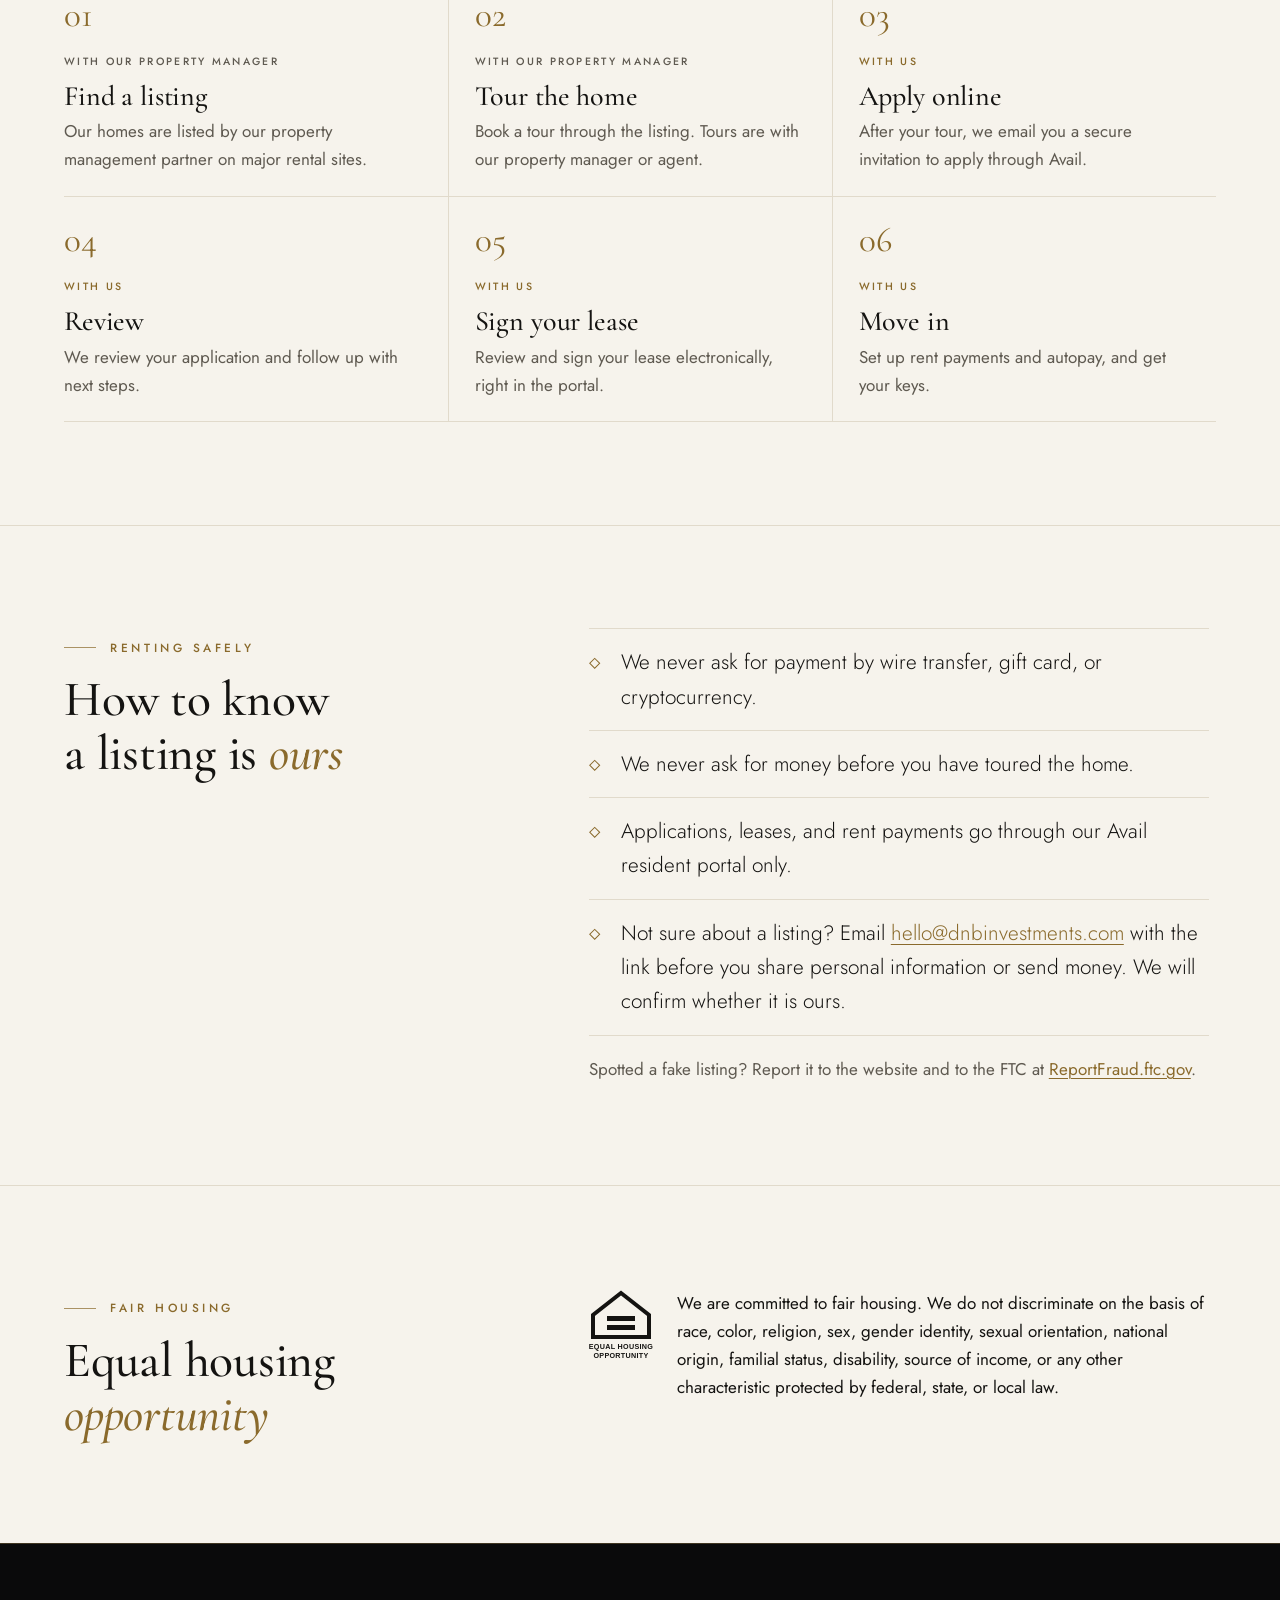
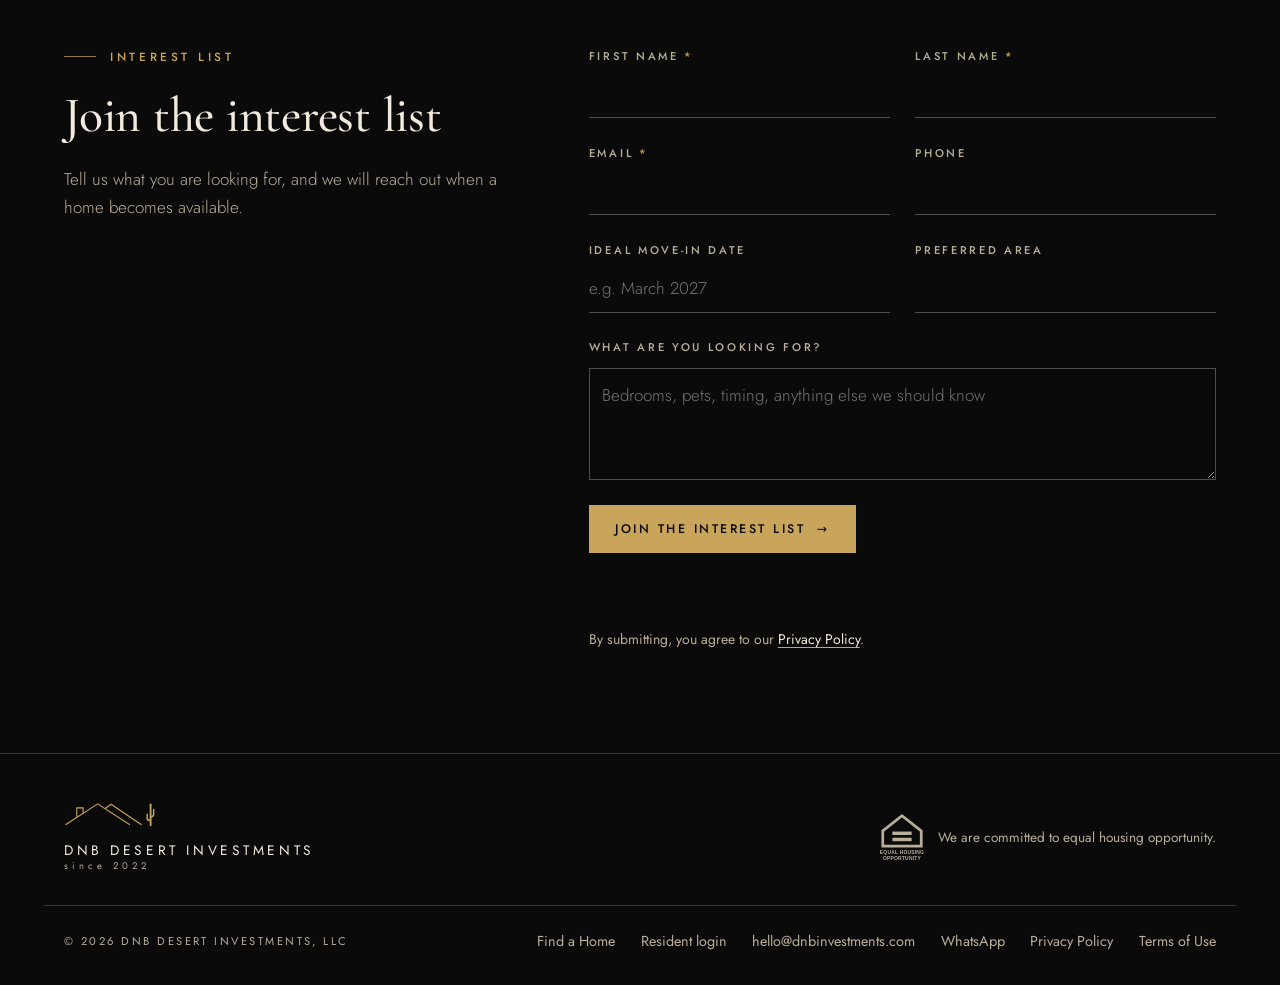
<file: find-a-home.html>
<!doctype html>
<html lang="en" data-portal-switch="2027-01-01" data-portal-next-name="Innago" data-portal-next-url="https://my.innago.com">
<head>
<meta charset="utf-8">
<meta name="viewport" content="width=device-width, initial-scale=1, viewport-fit=cover">
<title>Find a Home | Homes for Lease | DNB Desert Investments</title>
<meta name="claude:viewport-fit-sides" content="cover">
<meta name="description" content="Homes for lease from DNB Desert Investments: current availability, how touring and applying work, and how to verify a listing is ours.">
<link rel="canonical" href="https://www.dnbinvestments.com/find-a-home">
<meta property="og:site_name" content="DNB Desert Investments">
<meta property="og:title" content="Find a Home | Homes for Lease | DNB Desert Investments">
<meta property="og:description" content="Homes for lease from DNB Desert Investments: current availability, how touring and applying work, and how to verify a listing is ours.">
<meta property="og:url" content="https://www.dnbinvestments.com/find-a-home">
<meta property="og:type" content="website">
<meta name="theme-color" content="#0A0A0B">
<link rel="icon" href="/assets/favicon.svg" type="image/svg+xml">
<link rel="preconnect" href="https://fonts.googleapis.com">
<link rel="preconnect" href="https://fonts.gstatic.com" crossorigin>
<link rel="stylesheet" href="https://fonts.googleapis.com/css2?family=Cormorant+Garamond:ital,wght@0,400..600;1,400..600&family=Jost:wght@300..600&display=swap">
<link rel="stylesheet" href="/assets/styles.css">
<script type="application/ld+json">{"@context":"https://schema.org","@type":"Organization","name":"DNB Desert Investments, LLC","url":"https://www.dnbinvestments.com","email":"hello@dnbinvestments.com","description":"Boutique real estate investments and residential rentals."}</script>
</head>
<body>
<a class="skip" href="#main">Skip to content</a>
<header class="site-header">
  <div class="wrap header-row">
    <a class="brand" href="/" aria-label="DNB Desert Investments home">
      <svg class="logo-mark" viewBox="6 6 218 60" fill="none" stroke="currentColor" stroke-linecap="round" stroke-linejoin="round" aria-hidden="true" focusable="false">
  <g stroke-width="2.6"><path d="M10.5 59.5 L85.75 10.5 L161.25 59.5"/><path d="M103.75 21.25 L117.5 11.25 L188.75 59.5"/><path d="M36.25 42.5 V20 H51.25 V33"/></g>
  <path d="M211.25 61 V12" stroke-width="4.4"/>
  <g stroke-width="3.4"><path d="M203 35 V44 Q203 50 210 50"/><path d="M218.5 24 V35 Q218.5 41 212 41"/></g>
</svg>
      <span class="brand-name">DNB Desert Investments<small>since 2022</small></span>
    </a>
    <div class="header-actions">
    <nav class="nav-desktop" aria-label="Main"><ul class="nav-list"><li><a href="/">Home</a></li><li><a href="/about">About</a></li><li><a href="/find-a-home" aria-current="page">Find a Home</a></li><li><a href="/residents">Residents</a></li><li><a href="/investment-opportunities">Investors</a></li><li><a href="/contact">Contact</a></li></ul></nav>
    <a class="btn-login" href="https://www.avail.co/login" rel="noopener" data-portal-link><span class="long">Resident login</span><span class="short">Login</span></a>
    <details class="nav-mobile">
      <summary>Menu</summary>
      <nav aria-label="Main"><ul class="nav-list"><li><a href="/">Home</a></li><li><a href="/about">About</a></li><li><a href="/find-a-home" aria-current="page">Find a Home</a></li><li><a href="/residents">Residents</a></li><li><a href="/investment-opportunities">Investors</a></li><li><a href="/contact">Contact</a></li></ul></nav>
    </details>
    </div>
  </div>
</header>
<main id="main">
<section class="page-head on-night">
  <svg class="hero-sky" viewBox="0 0 1440 600" preserveAspectRatio="xMidYMin slice" aria-hidden="true" focusable="false"><circle cx="766" cy="230" r="1.0" fill="#E8D6A8" opacity="0.52"/><circle cx="746" cy="360" r="1.3" fill="#E8D6A8" opacity="0.58"/><circle cx="451" cy="6" r="1.3" fill="#E8D6A8" opacity="0.37"/><circle cx="900" cy="286" r="0.6" fill="#E8D6A8" opacity="0.65"/><circle cx="1405" cy="21" r="1.0" fill="#E8D6A8" opacity="0.36"/><circle cx="1382" cy="483" r="1.0" fill="#E8D6A8" opacity="0.44"/><circle cx="20" cy="119" r="1.3" fill="#E8D6A8" opacity="0.43"/><circle cx="980" cy="352" r="1.3" fill="#E8D6A8" opacity="0.55"/><circle cx="652" cy="480" r="1.0" fill="#E8D6A8" opacity="0.44"/><circle cx="369" cy="490" r="1.3" fill="#E8D6A8" opacity="0.27"/><circle cx="1009" cy="14" r="1.0" fill="#E8D6A8" opacity="0.50"/><circle cx="406" cy="399" r="0.8" fill="#E8D6A8" opacity="0.72"/><circle cx="145" cy="208" r="1.3" fill="#E8D6A8" opacity="0.63"/><circle cx="183" cy="141" r="1.3" fill="#E8D6A8" opacity="0.62"/><circle cx="150" cy="468" r="0.6" fill="#E8D6A8" opacity="0.46"/><circle cx="577" cy="86" r="0.6" fill="#E8D6A8" opacity="0.44"/><circle cx="1169" cy="69" r="1.0" fill="#E8D6A8" opacity="0.31"/><circle cx="788" cy="447" r="1.0" fill="#E8D6A8" opacity="0.35"/><circle cx="922" cy="481" r="1.3" fill="#E8D6A8" opacity="0.47"/><circle cx="575" cy="444" r="0.8" fill="#E8D6A8" opacity="0.50"/><circle cx="637" cy="114" r="0.8" fill="#E8D6A8" opacity="0.28"/><circle cx="1032" cy="197" r="0.6" fill="#E8D6A8" opacity="0.33"/><circle cx="1012" cy="294" r="0.8" fill="#E8D6A8" opacity="0.66"/><circle cx="419" cy="463" r="0.6" fill="#E8D6A8" opacity="0.63"/><circle cx="265" cy="109" r="1.0" fill="#E8D6A8" opacity="0.31"/><circle cx="220" cy="9" r="1.0" fill="#E8D6A8" opacity="0.42"/><circle cx="984" cy="349" r="1.3" fill="#E8D6A8" opacity="0.62"/><circle cx="81" cy="87" r="0.8" fill="#E8D6A8" opacity="0.70"/><circle cx="215" cy="79" r="1.0" fill="#E8D6A8" opacity="0.65"/><circle cx="1217" cy="442" r="1.0" fill="#E8D6A8" opacity="0.64"/><circle cx="63" cy="101" r="0.8" fill="#E8D6A8" opacity="0.69"/><circle cx="990" cy="466" r="1.3" fill="#E8D6A8" opacity="0.47"/><circle cx="42" cy="249" r="0.8" fill="#E8D6A8" opacity="0.31"/><circle cx="305" cy="495" r="1.0" fill="#E8D6A8" opacity="0.59"/><circle cx="457" cy="368" r="1.0" fill="#E8D6A8" opacity="0.58"/><circle cx="200" cy="509" r="0.6" fill="#E8D6A8" opacity="0.69"/><circle cx="750" cy="504" r="1.3" fill="#E8D6A8" opacity="0.64"/><circle cx="1090" cy="455" r="1.0" fill="#E8D6A8" opacity="0.23"/><circle cx="963" cy="116" r="1.3" fill="#E8D6A8" opacity="0.21"/><circle cx="943" cy="65" r="0.6" fill="#E8D6A8" opacity="0.21"/><circle cx="671" cy="475" r="0.8" fill="#E8D6A8" opacity="0.65"/><circle cx="1389" cy="387" r="1.3" fill="#E8D6A8" opacity="0.23"/><circle cx="370" cy="461" r="0.6" fill="#E8D6A8" opacity="0.27"/><circle cx="1264" cy="111" r="1.0" fill="#E8D6A8" opacity="0.38"/><circle cx="625" cy="94" r="0.6" fill="#E8D6A8" opacity="0.67"/><circle cx="1294" cy="477" r="1.0" fill="#E8D6A8" opacity="0.45"/><circle cx="788" cy="346" r="1.3" fill="#E8D6A8" opacity="0.72"/><circle cx="1091" cy="16" r="0.6" fill="#E8D6A8" opacity="0.63"/><circle cx="526" cy="190" r="1.3" fill="#E8D6A8" opacity="0.50"/><circle cx="513" cy="173" r="1.3" fill="#E8D6A8" opacity="0.61"/><circle cx="962" cy="434" r="0.8" fill="#E8D6A8" opacity="0.36"/><circle cx="192" cy="187" r="1.0" fill="#E8D6A8" opacity="0.36"/><circle cx="46" cy="158" r="0.6" fill="#E8D6A8" opacity="0.49"/><circle cx="524" cy="69" r="1.0" fill="#E8D6A8" opacity="0.58"/><circle cx="1204" cy="31" r="0.8" fill="#E8D6A8" opacity="0.46"/><circle cx="909" cy="73" r="1.3" fill="#E8D6A8" opacity="0.73"/><circle cx="435" cy="277" r="1.3" fill="#E8D6A8" opacity="0.21"/><circle cx="140" cy="268" r="0.6" fill="#E8D6A8" opacity="0.44"/><circle cx="1150" cy="345" r="0.6" fill="#E8D6A8" opacity="0.32"/><circle cx="1337" cy="237" r="1.3" fill="#E8D6A8" opacity="0.35"/><circle cx="1294" cy="236" r="0.6" fill="#E8D6A8" opacity="0.20"/><circle cx="95" cy="204" r="0.8" fill="#E8D6A8" opacity="0.47"/><circle cx="690" cy="271" r="0.8" fill="#E8D6A8" opacity="0.45"/><circle cx="278" cy="25" r="1.0" fill="#E8D6A8" opacity="0.70"/><circle cx="874" cy="503" r="1.0" fill="#E8D6A8" opacity="0.57"/><circle cx="318" cy="120" r="1.3" fill="#E8D6A8" opacity="0.41"/><circle cx="149" cy="504" r="0.6" fill="#E8D6A8" opacity="0.68"/><circle cx="928" cy="91" r="0.8" fill="#E8D6A8" opacity="0.59"/><circle cx="127" cy="153" r="0.6" fill="#E8D6A8" opacity="0.43"/><circle cx="215" cy="178" r="0.6" fill="#E8D6A8" opacity="0.45"/><circle cx="798" cy="286" r="1.3" fill="#E8D6A8" opacity="0.35"/><circle cx="1097" cy="181" r="0.6" fill="#E8D6A8" opacity="0.42"/><circle cx="810" cy="246" r="1.0" fill="#E8D6A8" opacity="0.54"/><circle cx="246" cy="169" r="0.8" fill="#E8D6A8" opacity="0.27"/><circle cx="1047" cy="199" r="0.6" fill="#E8D6A8" opacity="0.67"/><circle cx="534" cy="496" r="0.6" fill="#E8D6A8" opacity="0.67"/><circle cx="753" cy="332" r="0.6" fill="#E8D6A8" opacity="0.46"/><circle cx="706" cy="276" r="0.6" fill="#E8D6A8" opacity="0.25"/><circle cx="1335" cy="459" r="1.3" fill="#E8D6A8" opacity="0.41"/><circle cx="547" cy="36" r="1.3" fill="#E8D6A8" opacity="0.46"/></svg>
<svg class="hero-land" viewBox="0 0 1440 300" preserveAspectRatio="xMaxYMax slice" aria-hidden="true" focusable="false">
  <defs>
    <radialGradient id="halo" cx="0.5" cy="0.5" r="0.5">
      <stop offset="0" stop-color="#E7C987" stop-opacity="0.26"/>
      <stop offset="1" stop-color="#E7C987" stop-opacity="0"/>
    </radialGradient>
    <linearGradient id="goldline" gradientUnits="userSpaceOnUse" x1="0" y1="0" x2="1440" y2="0">
      <stop offset="0" stop-color="#8C6B2E"/><stop offset="0.55" stop-color="#E3C88A"/><stop offset="1" stop-color="#9C7834"/>
    </linearGradient>
  </defs>
  <circle cx="1105" cy="62" r="130" fill="url(#halo)"/>
  <circle cx="1105" cy="62" r="50" fill="#15110B" stroke="#D9BC7C" stroke-width="1.2"/>
  <circle cx="1105" cy="62" r="58" fill="none" stroke="#D9BC7C" stroke-width="0.6" opacity="0.4"/>
  <path d="M0 125 L120 95 L240 112 L360 68 L470 94 L590 48 L700 78 L820 38 L930 70 L1050 50 L1170 64 L1290 42 L1440 78 V300 H0Z" fill="#0E0C0A" stroke="#C9A55C" stroke-opacity="0.35" stroke-width="1"/>
  <path d="M0 170 L150 140 L260 154 L400 118 L520 150 L660 108 L780 144 L900 124 L1030 154 L1160 118 L1300 150 L1440 130 V300 H0Z" fill="#0B0A09" stroke="#C9A55C" stroke-opacity="0.6" stroke-width="1"/>
  <path d="M0 218 L180 194 L330 208 L480 182 L640 212 L800 188 L960 210 L1120 186 L1280 206 L1440 192 V300 H0Z" fill="#080807" stroke="url(#goldline)" stroke-width="1.4"/>
  <g fill="none" stroke="url(#goldline)" stroke-linecap="round">
    <path d="M1250 203 V130" stroke-width="3.2"/>
    <path d="M1238 159 V174 Q1238 182 1249 182" stroke-width="2.4"/>
    <path d="M1262 144 V162 Q1262 170 1251 170" stroke-width="2.4"/>
  </g>
  <path d="M0 262 Q360 244 720 256 T1440 250 V300 H0Z" style="fill:var(--bg)"/>
</svg>
  <div class="wrap">
    <span class="label">Find a home</span>
    <h1>Find your next home <em>with us</em>.</h1>
    <p>Our homes are marketed by our property management partners. Once you have toured, we take it from there: application, lease, and move-in.</p>
  </div>
</section>

<section class="section">
  <div class="wrap">
    <div class="section-head"><span class="label">Availability</span><h2>Homes for lease</h2></div>
    <div class="empty">
      <p class="empty-title">All of our homes are currently leased.</p>
      <p>Join the interest list below and we will let you know as soon as one becomes available.</p>
      <a class="btn btn-primary" href="#interest-form-section">Join the interest list <span class="arrow" aria-hidden="true">→</span></a>
    </div>
  </div>
</section>

<section class="section">
  <div class="wrap">
    <div class="section-head"><span class="label">How leasing works</span><h2>From tour to <em>keys</em>.</h2>
      <p>Two partners, one simple process. Here is who you will work with at each step.</p></div>
    <ol class="steps"><li class="step step-pm"><span class="step-who">With our property manager</span><h3>Find a listing</h3><p>Our homes are listed by our property management partner on major rental sites.</p></li><li class="step step-pm"><span class="step-who">With our property manager</span><h3>Tour the home</h3><p>Book a tour through the listing. Tours are with our property manager or agent.</p></li><li class="step step-us"><span class="step-who">With us</span><h3>Apply online</h3><p>After your tour, we email you a secure invitation to apply through <span data-portal-name>Avail</span>.</p></li><li class="step step-us"><span class="step-who">With us</span><h3>Review</h3><p>We review your application and follow up with next steps.</p></li><li class="step step-us"><span class="step-who">With us</span><h3>Sign your lease</h3><p>Review and sign your lease electronically, right in the portal.</p></li><li class="step step-us"><span class="step-who">With us</span><h3>Move in</h3><p>Set up rent payments and autopay, and get your keys.</p></li></ol>
  </div>
</section>

<section class="section">
  <div class="wrap split">
    <div><span class="label">Renting safely</span><h2>How to know a listing is <em>ours</em></h2></div>
    <div class="prose">
      <ul class="checks">
        <li><span>We never ask for payment by wire transfer, gift card, or cryptocurrency.</span></li>
        <li><span>We never ask for money before you have toured the home.</span></li>
        <li><span>Applications, leases, and rent payments go through our <span data-portal-name>Avail</span> resident portal only.</span></li>
        <li><span>Not sure about a listing? Email <a href="mailto:hello@dnbinvestments.com">hello@dnbinvestments.com</a> with the link before you share personal information or send money. We will confirm whether it is ours.</span></li>
      </ul>
      <p class="muted">Spotted a fake listing? Report it to the website and to the FTC at <a href="https://reportfraud.ftc.gov" rel="noopener">ReportFraud.ftc.gov</a>.</p>
    </div>
  </div>
</section>

<section class="section">
  <div class="wrap split">
    <div><span class="label">Fair housing</span><h2>Equal housing <em>opportunity</em></h2></div>
    <div class="prose eho-block">
      <svg class="eho" viewBox="0 0 64 72" role="img" aria-label="Equal Housing Opportunity">
  <path d="M32 4 L60 26 V48 H4 V26 Z" fill="none" stroke="currentColor" stroke-width="4" stroke-linejoin="miter"/>
  <rect x="18" y="27" width="28" height="5" fill="currentColor"/><rect x="18" y="36" width="28" height="5" fill="currentColor"/>
  <text x="32" y="60" text-anchor="middle" font-family="Arial, sans-serif" font-size="7.2" font-weight="700" fill="currentColor" letter-spacing=".3">EQUAL HOUSING</text>
  <text x="32" y="69" text-anchor="middle" font-family="Arial, sans-serif" font-size="7.2" font-weight="700" fill="currentColor" letter-spacing=".3">OPPORTUNITY</text>
</svg>
      <p>We are committed to fair housing. We do not discriminate on the basis of race, color, religion, sex, gender identity, sexual orientation, national origin, familial status, disability, source of income, or any other characteristic protected by federal, state, or local law.</p>
    </div>
  </div>
</section>

<section class="band on-night " id="interest-form-section" aria-labelledby="interest-form-h">
  <div class="wrap contact-grid">
    <div class="contact-direct">
      <span class="label">Interest list</span>
      <h2 id="interest-form-h">Join the interest list</h2>
      <p>Tell us what you are looking for, and we will reach out when a home becomes available.</p>
      
    </div>
    <form class="form" id="interest-form" data-web3forms data-subject="Leasing interest list" novalidate>
  <input type="hidden" name="access_key" value="825457ac-0d23-42f7-b08d-5e65c4f87ab3">
  <input type="hidden" name="from_name" value="dnbinvestments.com">
  <input type="checkbox" name="botcheck" class="hp" tabindex="-1" autocomplete="off" aria-hidden="true">
  <div class="form-row">
    <div class="field"><label for="interest-form-first">First name <span class="req">*</span></label>
      <input id="interest-form-first" name="first_name" autocomplete="given-name" required></div>
    <div class="field"><label for="interest-form-last">Last name <span class="req">*</span></label>
      <input id="interest-form-last" name="last_name" autocomplete="family-name" required></div>
  </div>
  <div class="form-row">
    <div class="field"><label for="interest-form-email">Email <span class="req">*</span></label>
      <input id="interest-form-email" name="email" type="email" autocomplete="email" required></div>
    <div class="field"><label for="interest-form-phone">Phone</label>
      <input id="interest-form-phone" name="phone" type="tel" autocomplete="tel"></div>
  </div><div class="form-row">
    <div class="field"><label for="interest-form-move">Ideal move-in date</label>
      <input id="interest-form-move" name="move_in" placeholder="e.g. March 2027"></div>
    <div class="field"><label for="interest-form-area">Preferred area</label>
      <input id="interest-form-area" name="area"></div>
  </div>
  <div class="field"><label for="interest-form-details">What are you looking for?</label>
    <textarea id="interest-form-details" name="message" placeholder="Bedrooms, pets, timing, anything else we should know"></textarea></div>
  <div class="btn-row"><button class="btn btn-primary" type="submit">Join the interest list <span class="arrow" aria-hidden="true">→</span></button></div>
  <p class="form-status" role="status" aria-live="polite"></p>
  <p class="form-note">By submitting, you agree to our <a href="/privacy">Privacy Policy</a>.</p>
</form>
  </div>
</section>
</main>
<footer class="site-footer">
  <div class="wrap footer-top">
    <a class="footer-brand" href="/" aria-label="DNB Desert Investments home"><svg class="logo-mark" viewBox="6 6 218 60" fill="none" stroke="currentColor" stroke-linecap="round" stroke-linejoin="round" aria-hidden="true" focusable="false">
  <g stroke-width="2.6"><path d="M10.5 59.5 L85.75 10.5 L161.25 59.5"/><path d="M103.75 21.25 L117.5 11.25 L188.75 59.5"/><path d="M36.25 42.5 V20 H51.25 V33"/></g>
  <path d="M211.25 61 V12" stroke-width="4.4"/>
  <g stroke-width="3.4"><path d="M203 35 V44 Q203 50 210 50"/><path d="M218.5 24 V35 Q218.5 41 212 41"/></g>
</svg><span class="brand-name">DNB Desert Investments<small>since 2022</small></span></a>
    <div class="footer-eho"><svg class="eho" viewBox="0 0 64 72" role="img" aria-label="Equal Housing Opportunity">
  <path d="M32 4 L60 26 V48 H4 V26 Z" fill="none" stroke="currentColor" stroke-width="4" stroke-linejoin="miter"/>
  <rect x="18" y="27" width="28" height="5" fill="currentColor"/><rect x="18" y="36" width="28" height="5" fill="currentColor"/>
  <text x="32" y="60" text-anchor="middle" font-family="Arial, sans-serif" font-size="7.2" font-weight="700" fill="currentColor" letter-spacing=".3">EQUAL HOUSING</text>
  <text x="32" y="69" text-anchor="middle" font-family="Arial, sans-serif" font-size="7.2" font-weight="700" fill="currentColor" letter-spacing=".3">OPPORTUNITY</text>
</svg><p>We are committed to equal housing opportunity.</p></div>
  </div>
  <div class="wrap footer-row">
    <span class="copyright">© <span data-year>2026</span> DNB DESERT INVESTMENTS, LLC</span>
    <ul class="footer-links">
      <li><a href="/find-a-home">Find a Home</a></li>
      <li><a href="https://www.avail.co/login" rel="noopener" data-portal-link>Resident login</a></li>
      <li><a href="mailto:hello@dnbinvestments.com">hello@dnbinvestments.com</a></li>
      <li><a href="https://wa.me/14159422237" rel="noopener">WhatsApp</a></li>
      <li><a href="/privacy">Privacy Policy</a></li>
      <li><a href="/terms-of-use">Terms of Use</a></li>
    </ul>
  </div>
</footer>
<script src="/assets/site.js" defer></script>
</body>
</html>
</file>
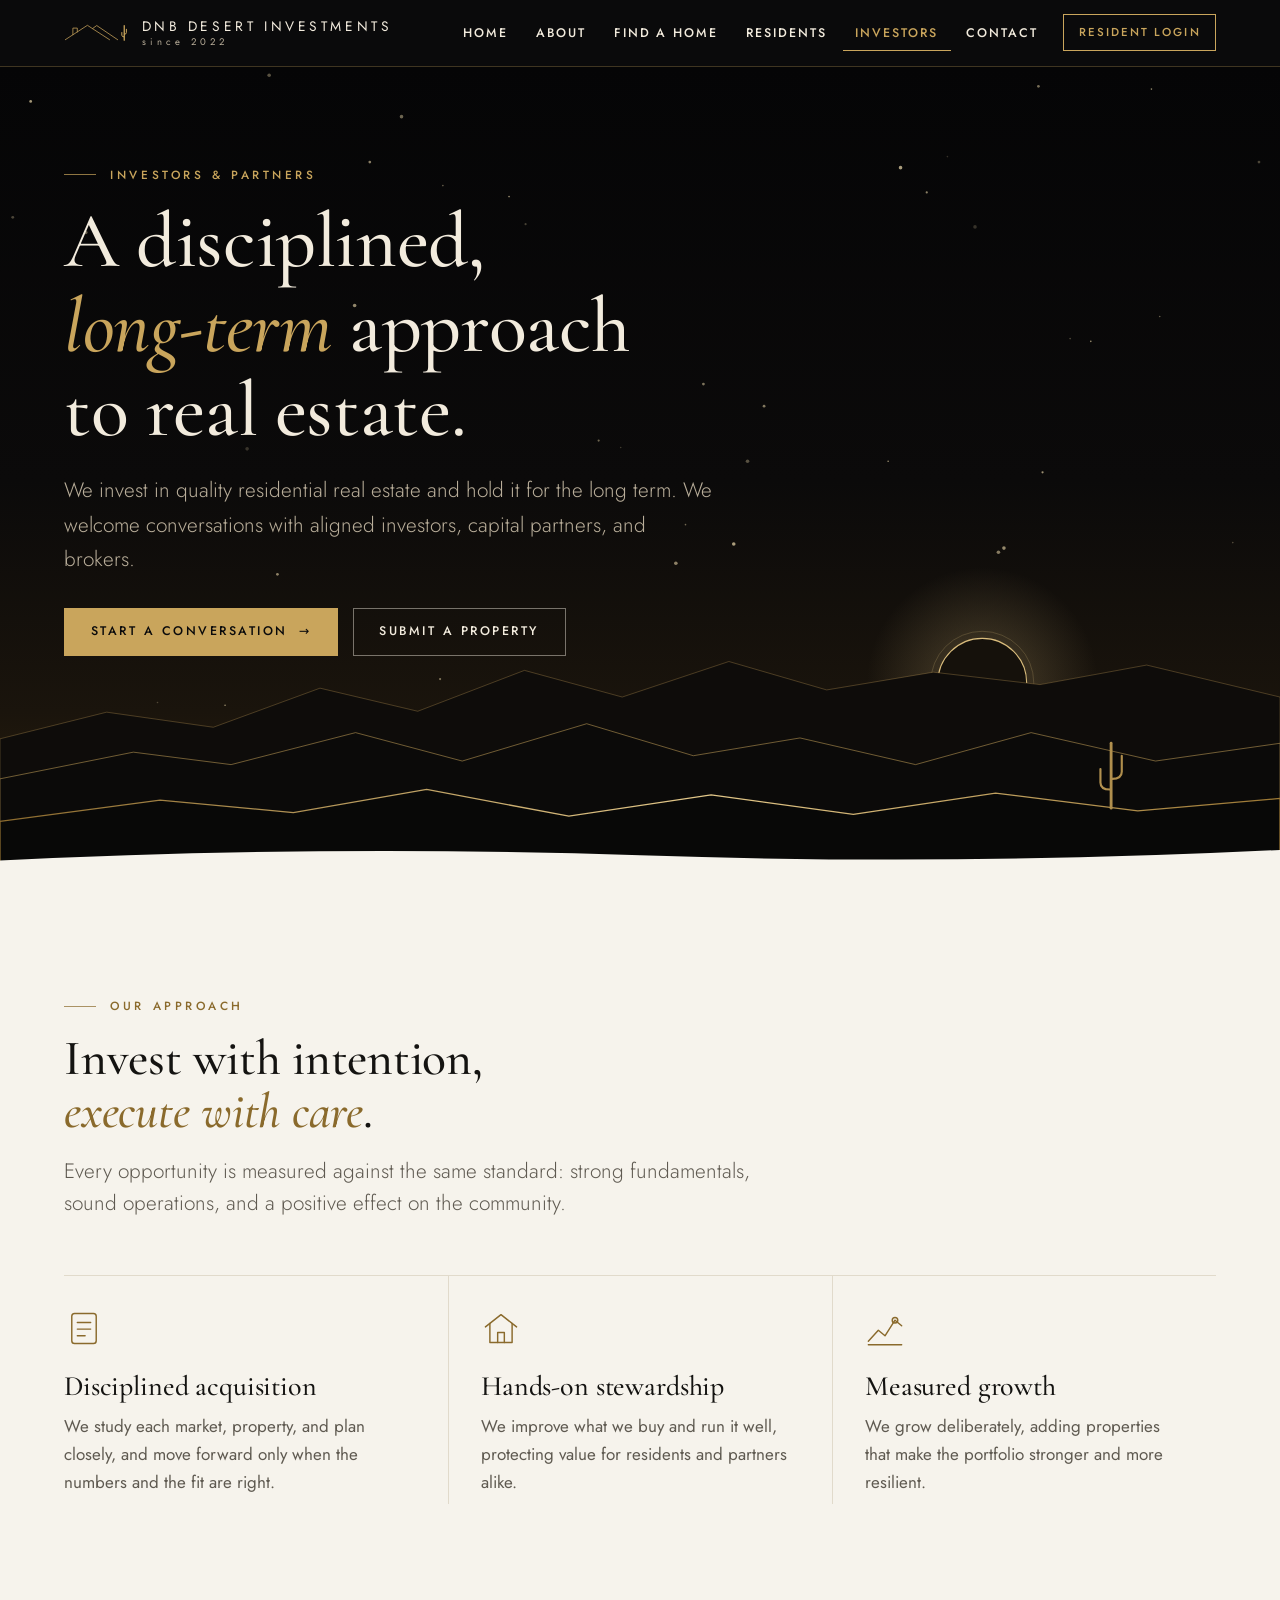
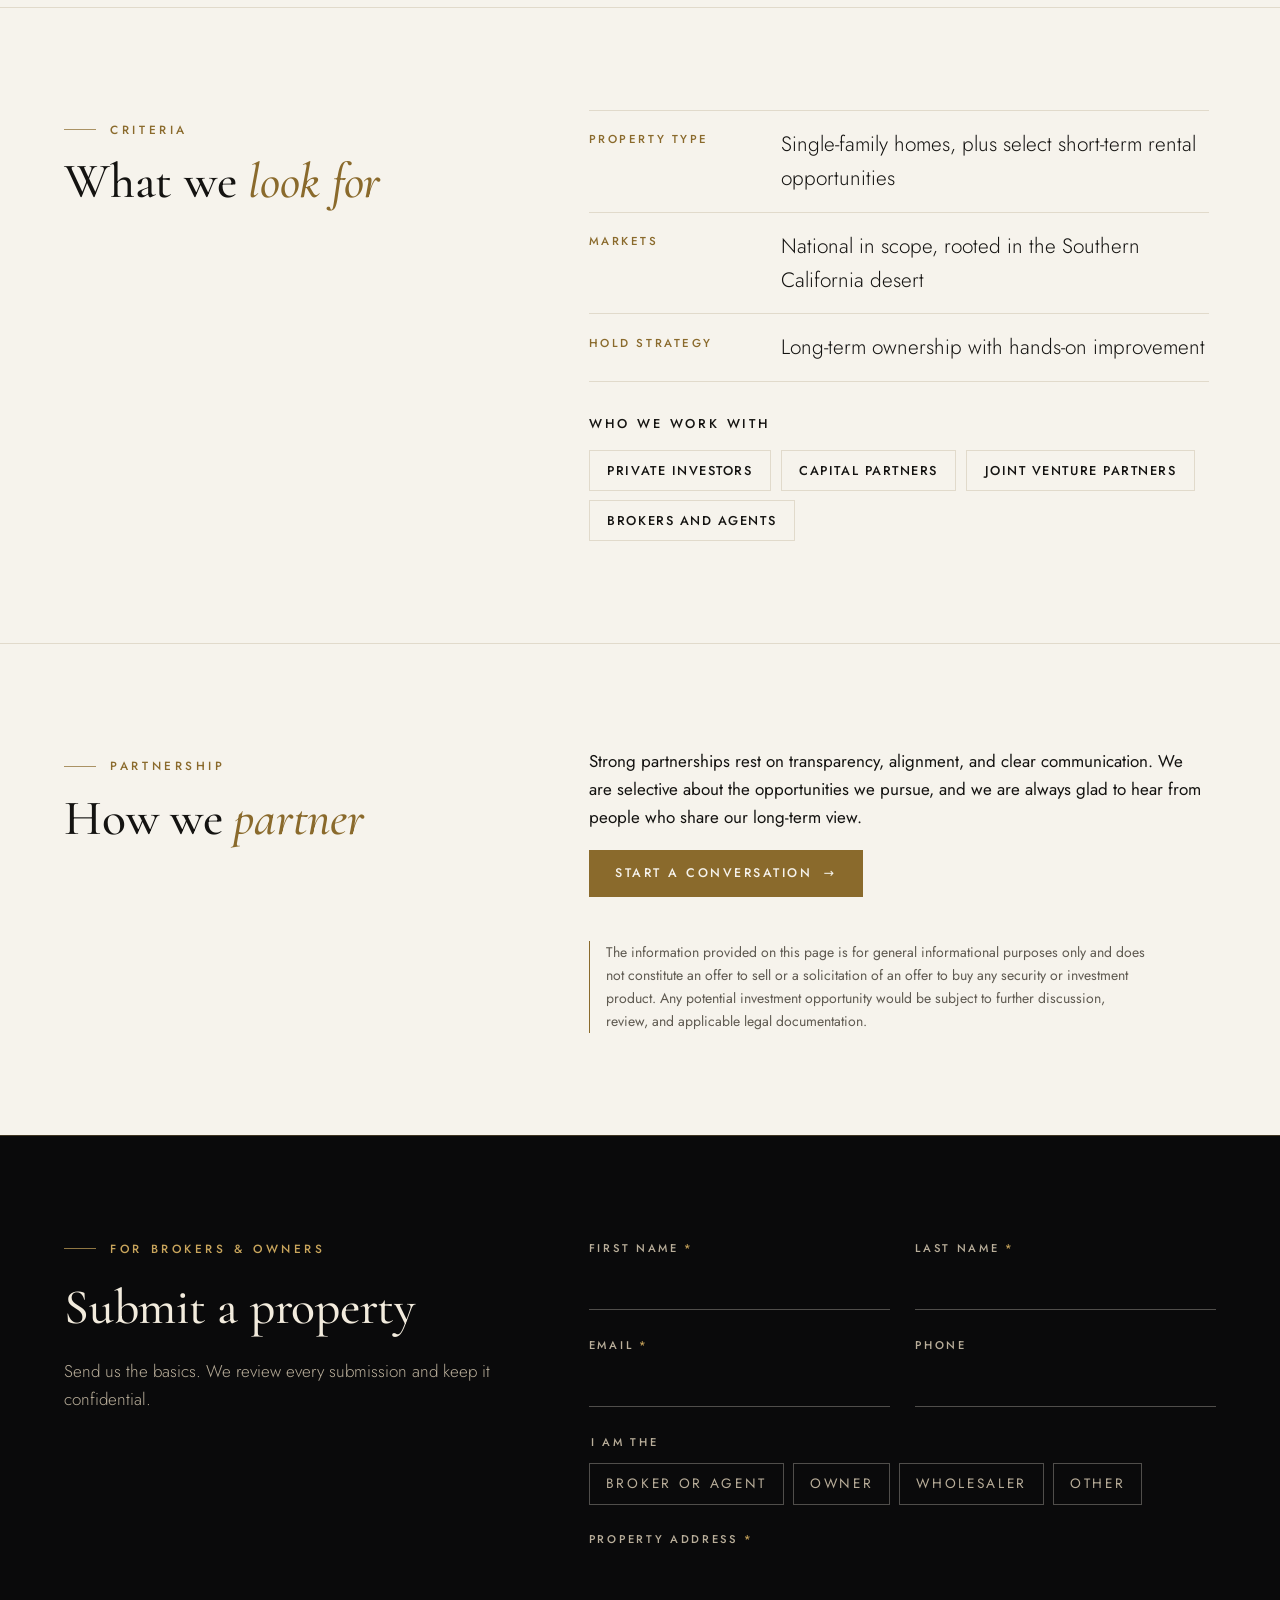
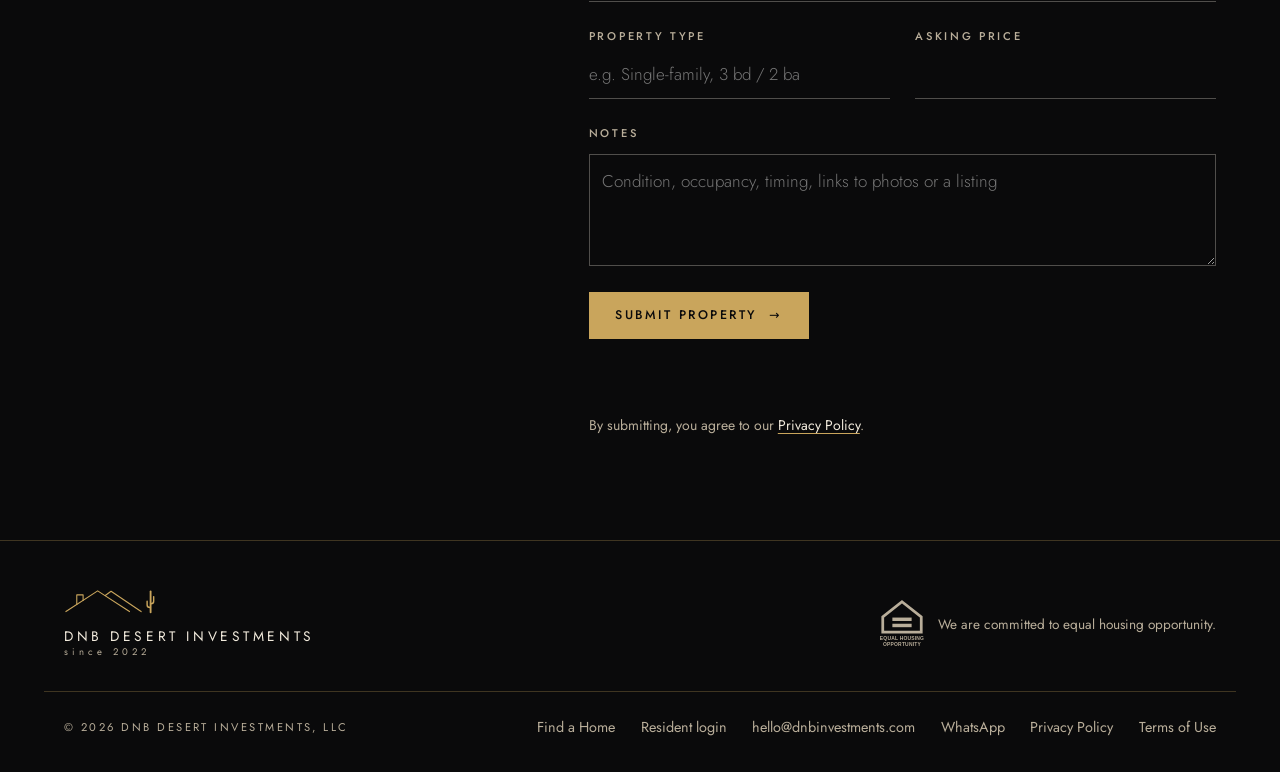
<file: investment-opportunities.html>
<!doctype html>
<html lang="en" data-portal-switch="2027-01-01" data-portal-next-name="Innago" data-portal-next-url="https://my.innago.com">
<head>
<meta charset="utf-8">
<meta name="viewport" content="width=device-width, initial-scale=1, viewport-fit=cover">
<title>Investors and Partners | DNB Desert Investments</title>
<meta name="claude:viewport-fit-sides" content="cover">
<meta name="description" content="How DNB Desert Investments invests, what we look for in single-family and short-term rental real estate, and how to submit a property.">
<link rel="canonical" href="https://www.dnbinvestments.com/investment-opportunities">
<meta property="og:site_name" content="DNB Desert Investments">
<meta property="og:title" content="Investors and Partners | DNB Desert Investments">
<meta property="og:description" content="How DNB Desert Investments invests, what we look for in single-family and short-term rental real estate, and how to submit a property.">
<meta property="og:url" content="https://www.dnbinvestments.com/investment-opportunities">
<meta property="og:type" content="website">
<meta name="theme-color" content="#0A0A0B">
<link rel="icon" href="/assets/favicon.svg" type="image/svg+xml">
<link rel="preconnect" href="https://fonts.googleapis.com">
<link rel="preconnect" href="https://fonts.gstatic.com" crossorigin>
<link rel="stylesheet" href="https://fonts.googleapis.com/css2?family=Cormorant+Garamond:ital,wght@0,400..600;1,400..600&family=Jost:wght@300..600&display=swap">
<link rel="stylesheet" href="/assets/styles.css">
<script type="application/ld+json">{"@context":"https://schema.org","@type":"Organization","name":"DNB Desert Investments, LLC","url":"https://www.dnbinvestments.com","email":"hello@dnbinvestments.com","description":"Boutique real estate investments and residential rentals."}</script>
</head>
<body>
<a class="skip" href="#main">Skip to content</a>
<header class="site-header">
  <div class="wrap header-row">
    <a class="brand" href="/" aria-label="DNB Desert Investments home">
      <svg class="logo-mark" viewBox="6 6 218 60" fill="none" stroke="currentColor" stroke-linecap="round" stroke-linejoin="round" aria-hidden="true" focusable="false">
  <g stroke-width="2.6"><path d="M10.5 59.5 L85.75 10.5 L161.25 59.5"/><path d="M103.75 21.25 L117.5 11.25 L188.75 59.5"/><path d="M36.25 42.5 V20 H51.25 V33"/></g>
  <path d="M211.25 61 V12" stroke-width="4.4"/>
  <g stroke-width="3.4"><path d="M203 35 V44 Q203 50 210 50"/><path d="M218.5 24 V35 Q218.5 41 212 41"/></g>
</svg>
      <span class="brand-name">DNB Desert Investments<small>since 2022</small></span>
    </a>
    <div class="header-actions">
    <nav class="nav-desktop" aria-label="Main"><ul class="nav-list"><li><a href="/">Home</a></li><li><a href="/about">About</a></li><li><a href="/find-a-home">Find a Home</a></li><li><a href="/residents">Residents</a></li><li><a href="/investment-opportunities" aria-current="page">Investors</a></li><li><a href="/contact">Contact</a></li></ul></nav>
    <a class="btn-login" href="https://www.avail.co/login" rel="noopener" data-portal-link><span class="long">Resident login</span><span class="short">Login</span></a>
    <details class="nav-mobile">
      <summary>Menu</summary>
      <nav aria-label="Main"><ul class="nav-list"><li><a href="/">Home</a></li><li><a href="/about">About</a></li><li><a href="/find-a-home">Find a Home</a></li><li><a href="/residents">Residents</a></li><li><a href="/investment-opportunities" aria-current="page">Investors</a></li><li><a href="/contact">Contact</a></li></ul></nav>
    </details>
    </div>
  </div>
</header>
<main id="main">
<section class="page-head on-night">
  <svg class="hero-sky" viewBox="0 0 1440 600" preserveAspectRatio="xMidYMin slice" aria-hidden="true" focusable="false"><circle cx="766" cy="230" r="1.0" fill="#E8D6A8" opacity="0.52"/><circle cx="746" cy="360" r="1.3" fill="#E8D6A8" opacity="0.58"/><circle cx="451" cy="6" r="1.3" fill="#E8D6A8" opacity="0.37"/><circle cx="900" cy="286" r="0.6" fill="#E8D6A8" opacity="0.65"/><circle cx="1405" cy="21" r="1.0" fill="#E8D6A8" opacity="0.36"/><circle cx="1382" cy="483" r="1.0" fill="#E8D6A8" opacity="0.44"/><circle cx="20" cy="119" r="1.3" fill="#E8D6A8" opacity="0.43"/><circle cx="980" cy="352" r="1.3" fill="#E8D6A8" opacity="0.55"/><circle cx="652" cy="480" r="1.0" fill="#E8D6A8" opacity="0.44"/><circle cx="369" cy="490" r="1.3" fill="#E8D6A8" opacity="0.27"/><circle cx="1009" cy="14" r="1.0" fill="#E8D6A8" opacity="0.50"/><circle cx="406" cy="399" r="0.8" fill="#E8D6A8" opacity="0.72"/><circle cx="145" cy="208" r="1.3" fill="#E8D6A8" opacity="0.63"/><circle cx="183" cy="141" r="1.3" fill="#E8D6A8" opacity="0.62"/><circle cx="150" cy="468" r="0.6" fill="#E8D6A8" opacity="0.46"/><circle cx="577" cy="86" r="0.6" fill="#E8D6A8" opacity="0.44"/><circle cx="1169" cy="69" r="1.0" fill="#E8D6A8" opacity="0.31"/><circle cx="788" cy="447" r="1.0" fill="#E8D6A8" opacity="0.35"/><circle cx="922" cy="481" r="1.3" fill="#E8D6A8" opacity="0.47"/><circle cx="575" cy="444" r="0.8" fill="#E8D6A8" opacity="0.50"/><circle cx="637" cy="114" r="0.8" fill="#E8D6A8" opacity="0.28"/><circle cx="1032" cy="197" r="0.6" fill="#E8D6A8" opacity="0.33"/><circle cx="1012" cy="294" r="0.8" fill="#E8D6A8" opacity="0.66"/><circle cx="419" cy="463" r="0.6" fill="#E8D6A8" opacity="0.63"/><circle cx="265" cy="109" r="1.0" fill="#E8D6A8" opacity="0.31"/><circle cx="220" cy="9" r="1.0" fill="#E8D6A8" opacity="0.42"/><circle cx="984" cy="349" r="1.3" fill="#E8D6A8" opacity="0.62"/><circle cx="81" cy="87" r="0.8" fill="#E8D6A8" opacity="0.70"/><circle cx="215" cy="79" r="1.0" fill="#E8D6A8" opacity="0.65"/><circle cx="1217" cy="442" r="1.0" fill="#E8D6A8" opacity="0.64"/><circle cx="63" cy="101" r="0.8" fill="#E8D6A8" opacity="0.69"/><circle cx="990" cy="466" r="1.3" fill="#E8D6A8" opacity="0.47"/><circle cx="42" cy="249" r="0.8" fill="#E8D6A8" opacity="0.31"/><circle cx="305" cy="495" r="1.0" fill="#E8D6A8" opacity="0.59"/><circle cx="457" cy="368" r="1.0" fill="#E8D6A8" opacity="0.58"/><circle cx="200" cy="509" r="0.6" fill="#E8D6A8" opacity="0.69"/><circle cx="750" cy="504" r="1.3" fill="#E8D6A8" opacity="0.64"/><circle cx="1090" cy="455" r="1.0" fill="#E8D6A8" opacity="0.23"/><circle cx="963" cy="116" r="1.3" fill="#E8D6A8" opacity="0.21"/><circle cx="943" cy="65" r="0.6" fill="#E8D6A8" opacity="0.21"/><circle cx="671" cy="475" r="0.8" fill="#E8D6A8" opacity="0.65"/><circle cx="1389" cy="387" r="1.3" fill="#E8D6A8" opacity="0.23"/><circle cx="370" cy="461" r="0.6" fill="#E8D6A8" opacity="0.27"/><circle cx="1264" cy="111" r="1.0" fill="#E8D6A8" opacity="0.38"/><circle cx="625" cy="94" r="0.6" fill="#E8D6A8" opacity="0.67"/><circle cx="1294" cy="477" r="1.0" fill="#E8D6A8" opacity="0.45"/><circle cx="788" cy="346" r="1.3" fill="#E8D6A8" opacity="0.72"/><circle cx="1091" cy="16" r="0.6" fill="#E8D6A8" opacity="0.63"/><circle cx="526" cy="190" r="1.3" fill="#E8D6A8" opacity="0.50"/><circle cx="513" cy="173" r="1.3" fill="#E8D6A8" opacity="0.61"/><circle cx="962" cy="434" r="0.8" fill="#E8D6A8" opacity="0.36"/><circle cx="192" cy="187" r="1.0" fill="#E8D6A8" opacity="0.36"/><circle cx="46" cy="158" r="0.6" fill="#E8D6A8" opacity="0.49"/><circle cx="524" cy="69" r="1.0" fill="#E8D6A8" opacity="0.58"/><circle cx="1204" cy="31" r="0.8" fill="#E8D6A8" opacity="0.46"/><circle cx="909" cy="73" r="1.3" fill="#E8D6A8" opacity="0.73"/><circle cx="435" cy="277" r="1.3" fill="#E8D6A8" opacity="0.21"/><circle cx="140" cy="268" r="0.6" fill="#E8D6A8" opacity="0.44"/><circle cx="1150" cy="345" r="0.6" fill="#E8D6A8" opacity="0.32"/><circle cx="1337" cy="237" r="1.3" fill="#E8D6A8" opacity="0.35"/><circle cx="1294" cy="236" r="0.6" fill="#E8D6A8" opacity="0.20"/><circle cx="95" cy="204" r="0.8" fill="#E8D6A8" opacity="0.47"/><circle cx="690" cy="271" r="0.8" fill="#E8D6A8" opacity="0.45"/><circle cx="278" cy="25" r="1.0" fill="#E8D6A8" opacity="0.70"/><circle cx="874" cy="503" r="1.0" fill="#E8D6A8" opacity="0.57"/><circle cx="318" cy="120" r="1.3" fill="#E8D6A8" opacity="0.41"/><circle cx="149" cy="504" r="0.6" fill="#E8D6A8" opacity="0.68"/><circle cx="928" cy="91" r="0.8" fill="#E8D6A8" opacity="0.59"/><circle cx="127" cy="153" r="0.6" fill="#E8D6A8" opacity="0.43"/><circle cx="215" cy="178" r="0.6" fill="#E8D6A8" opacity="0.45"/><circle cx="798" cy="286" r="1.3" fill="#E8D6A8" opacity="0.35"/><circle cx="1097" cy="181" r="0.6" fill="#E8D6A8" opacity="0.42"/><circle cx="810" cy="246" r="1.0" fill="#E8D6A8" opacity="0.54"/><circle cx="246" cy="169" r="0.8" fill="#E8D6A8" opacity="0.27"/><circle cx="1047" cy="199" r="0.6" fill="#E8D6A8" opacity="0.67"/><circle cx="534" cy="496" r="0.6" fill="#E8D6A8" opacity="0.67"/><circle cx="753" cy="332" r="0.6" fill="#E8D6A8" opacity="0.46"/><circle cx="706" cy="276" r="0.6" fill="#E8D6A8" opacity="0.25"/><circle cx="1335" cy="459" r="1.3" fill="#E8D6A8" opacity="0.41"/><circle cx="547" cy="36" r="1.3" fill="#E8D6A8" opacity="0.46"/></svg>
<svg class="hero-land" viewBox="0 0 1440 300" preserveAspectRatio="xMaxYMax slice" aria-hidden="true" focusable="false">
  <defs>
    <radialGradient id="halo" cx="0.5" cy="0.5" r="0.5">
      <stop offset="0" stop-color="#E7C987" stop-opacity="0.26"/>
      <stop offset="1" stop-color="#E7C987" stop-opacity="0"/>
    </radialGradient>
    <linearGradient id="goldline" gradientUnits="userSpaceOnUse" x1="0" y1="0" x2="1440" y2="0">
      <stop offset="0" stop-color="#8C6B2E"/><stop offset="0.55" stop-color="#E3C88A"/><stop offset="1" stop-color="#9C7834"/>
    </linearGradient>
  </defs>
  <circle cx="1105" cy="62" r="130" fill="url(#halo)"/>
  <circle cx="1105" cy="62" r="50" fill="#15110B" stroke="#D9BC7C" stroke-width="1.2"/>
  <circle cx="1105" cy="62" r="58" fill="none" stroke="#D9BC7C" stroke-width="0.6" opacity="0.4"/>
  <path d="M0 125 L120 95 L240 112 L360 68 L470 94 L590 48 L700 78 L820 38 L930 70 L1050 50 L1170 64 L1290 42 L1440 78 V300 H0Z" fill="#0E0C0A" stroke="#C9A55C" stroke-opacity="0.35" stroke-width="1"/>
  <path d="M0 170 L150 140 L260 154 L400 118 L520 150 L660 108 L780 144 L900 124 L1030 154 L1160 118 L1300 150 L1440 130 V300 H0Z" fill="#0B0A09" stroke="#C9A55C" stroke-opacity="0.6" stroke-width="1"/>
  <path d="M0 218 L180 194 L330 208 L480 182 L640 212 L800 188 L960 210 L1120 186 L1280 206 L1440 192 V300 H0Z" fill="#080807" stroke="url(#goldline)" stroke-width="1.4"/>
  <g fill="none" stroke="url(#goldline)" stroke-linecap="round">
    <path d="M1250 203 V130" stroke-width="3.2"/>
    <path d="M1238 159 V174 Q1238 182 1249 182" stroke-width="2.4"/>
    <path d="M1262 144 V162 Q1262 170 1251 170" stroke-width="2.4"/>
  </g>
  <path d="M0 262 Q360 244 720 256 T1440 250 V300 H0Z" style="fill:var(--bg)"/>
</svg>
  <div class="wrap">
    <span class="label">Investors &amp; partners</span>
    <h1>A disciplined, <em>long&#8209;term</em> approach to real estate.</h1>
    <p>We invest in quality residential real estate and hold it for the long term. We welcome conversations with aligned investors, capital partners, and brokers.</p><div class="btn-row head-actions"><a class="btn btn-primary" href="/contact">Start a conversation <span class="arrow" aria-hidden="true">→</span></a><a class="btn btn-ghost" href="#property-form-section">Submit a property</a></div>
  </div>
</section>

<section class="section">
  <div class="wrap">
    <div class="section-head"><span class="label">Our approach</span><h2>Invest with intention, <em>execute with care</em>.</h2>
      <p>Every opportunity is measured against the same standard: strong fundamentals, sound operations, and a positive effect on the community.</p></div>
    <div class="trio">
      <div><svg class="mark" viewBox="0 0 36 36" fill="none" stroke="currentColor" stroke-width="1.3" stroke-linecap="round" stroke-linejoin="round" aria-hidden="true" focusable="false"><rect x="7" y="5" width="22" height="27" rx="2.5"/><path d="M12 13 H24 M12 19 H24 M12 25 H19"/></svg><h3>Disciplined acquisition</h3><p>We study each market, property, and plan closely, and move forward only when the numbers and the fit are right.</p></div>
      <div><svg class="mark" viewBox="0 0 36 36" fill="none" stroke="currentColor" stroke-width="1.3" stroke-linecap="round" stroke-linejoin="round" aria-hidden="true" focusable="false"><path d="M4 17 L18 6 L32 17"/><path d="M8 14 V31 H28 V14"/><path d="M15 31 V22 H21 V31"/></svg><h3>Hands-on stewardship</h3><p>We improve what we buy and run it well, protecting value for residents and partners alike.</p></div>
      <div><svg class="mark" viewBox="0 0 36 36" fill="none" stroke="currentColor" stroke-width="1.3" stroke-linecap="round" stroke-linejoin="round" aria-hidden="true" focusable="false"><path d="M3 30 L12 20 L18 25 L27 11 L33 16"/><circle cx="27" cy="11" r="2.5"/><path d="M3 33 H33"/></svg><h3>Measured growth</h3><p>We grow deliberately, adding properties that make the portfolio stronger and more resilient.</p></div>
    </div>
  </div>
</section>

<section class="section">
  <div class="wrap split">
    <div><span class="label">Criteria</span><h2>What we <em>look for</em></h2></div>
    <div class="prose">
      <dl class="buybox"><div><dt>Property type</dt><dd>Single-family homes, plus select short-term rental opportunities</dd></div><div><dt>Markets</dt><dd>National in scope, rooted in the Southern California desert</dd></div><div><dt>Hold strategy</dt><dd>Long-term ownership with hands-on improvement</dd></div></dl>
      <h3 class="subhead">Who we work with</h3>
      <ul class="pills"><li>Private investors</li><li>Capital partners</li><li>Joint venture partners</li><li>Brokers and agents</li></ul>
    </div>
  </div>
</section>

<section class="section">
  <div class="wrap split">
    <div><span class="label">Partnership</span><h2>How we <em>partner</em></h2></div>
    <div class="prose">
      <p>Strong partnerships rest on transparency, alignment, and clear communication. We are selective about the opportunities we pursue, and we are always glad to hear from people who share our long-term view.</p>
      <div class="btn-row"><a class="btn btn-primary" href="/contact">Start a conversation <span class="arrow" aria-hidden="true">→</span></a></div>
      <p class="disclaimer" style="margin-top:1.5rem">The information provided on this page is for general informational purposes only and does not constitute an offer to sell or a solicitation of an offer to buy any security or investment product. Any potential investment opportunity would be subject to further discussion, review, and applicable legal documentation.</p>
    </div>
  </div>
</section>

<section class="band on-night " id="property-form-section" aria-labelledby="property-form-h">
  <div class="wrap contact-grid">
    <div class="contact-direct">
      <span class="label">For brokers &amp; owners</span>
      <h2 id="property-form-h">Submit a property</h2>
      <p>Send us the basics. We review every submission and keep it confidential.</p>
      
    </div>
    <form class="form" id="property-form" data-web3forms data-subject="Property submission" novalidate>
  <input type="hidden" name="access_key" value="825457ac-0d23-42f7-b08d-5e65c4f87ab3">
  <input type="hidden" name="from_name" value="dnbinvestments.com">
  <input type="checkbox" name="botcheck" class="hp" tabindex="-1" autocomplete="off" aria-hidden="true">
  <div class="form-row">
    <div class="field"><label for="property-form-first">First name <span class="req">*</span></label>
      <input id="property-form-first" name="first_name" autocomplete="given-name" required></div>
    <div class="field"><label for="property-form-last">Last name <span class="req">*</span></label>
      <input id="property-form-last" name="last_name" autocomplete="family-name" required></div>
  </div>
  <div class="form-row">
    <div class="field"><label for="property-form-email">Email <span class="req">*</span></label>
      <input id="property-form-email" name="email" type="email" autocomplete="email" required></div>
    <div class="field"><label for="property-form-phone">Phone</label>
      <input id="property-form-phone" name="phone" type="tel" autocomplete="tel"></div>
  </div><fieldset class="field"><legend>I am the</legend><div class="choices"><label class="choice"><input type="radio" id="property-form-role0" name="role" value="Broker or agent"><span>Broker or agent</span></label><label class="choice"><input type="radio" id="property-form-role1" name="role" value="Owner"><span>Owner</span></label><label class="choice"><input type="radio" id="property-form-role2" name="role" value="Wholesaler"><span>Wholesaler</span></label><label class="choice"><input type="radio" id="property-form-role3" name="role" value="Other"><span>Other</span></label></div></fieldset><div class="field"><label for="property-form-addr">Property address <span class="req">*</span></label>
    <input id="property-form-addr" name="property_address" autocomplete="off" required></div>
  <div class="form-row">
    <div class="field"><label for="property-form-type">Property type</label>
      <input id="property-form-type" name="property_type" placeholder="e.g. Single-family, 3 bd / 2 ba"></div>
    <div class="field"><label for="property-form-price">Asking price</label>
      <input id="property-form-price" name="asking_price" inputmode="decimal"></div>
  </div>
  <div class="field"><label for="property-form-details">Notes</label>
    <textarea id="property-form-details" name="message" placeholder="Condition, occupancy, timing, links to photos or a listing"></textarea></div>
  <div class="btn-row"><button class="btn btn-primary" type="submit">Submit property <span class="arrow" aria-hidden="true">→</span></button></div>
  <p class="form-status" role="status" aria-live="polite"></p>
  <p class="form-note">By submitting, you agree to our <a href="/privacy">Privacy Policy</a>.</p>
</form>
  </div>
</section>
</main>
<footer class="site-footer">
  <div class="wrap footer-top">
    <a class="footer-brand" href="/" aria-label="DNB Desert Investments home"><svg class="logo-mark" viewBox="6 6 218 60" fill="none" stroke="currentColor" stroke-linecap="round" stroke-linejoin="round" aria-hidden="true" focusable="false">
  <g stroke-width="2.6"><path d="M10.5 59.5 L85.75 10.5 L161.25 59.5"/><path d="M103.75 21.25 L117.5 11.25 L188.75 59.5"/><path d="M36.25 42.5 V20 H51.25 V33"/></g>
  <path d="M211.25 61 V12" stroke-width="4.4"/>
  <g stroke-width="3.4"><path d="M203 35 V44 Q203 50 210 50"/><path d="M218.5 24 V35 Q218.5 41 212 41"/></g>
</svg><span class="brand-name">DNB Desert Investments<small>since 2022</small></span></a>
    <div class="footer-eho"><svg class="eho" viewBox="0 0 64 72" role="img" aria-label="Equal Housing Opportunity">
  <path d="M32 4 L60 26 V48 H4 V26 Z" fill="none" stroke="currentColor" stroke-width="4" stroke-linejoin="miter"/>
  <rect x="18" y="27" width="28" height="5" fill="currentColor"/><rect x="18" y="36" width="28" height="5" fill="currentColor"/>
  <text x="32" y="60" text-anchor="middle" font-family="Arial, sans-serif" font-size="7.2" font-weight="700" fill="currentColor" letter-spacing=".3">EQUAL HOUSING</text>
  <text x="32" y="69" text-anchor="middle" font-family="Arial, sans-serif" font-size="7.2" font-weight="700" fill="currentColor" letter-spacing=".3">OPPORTUNITY</text>
</svg><p>We are committed to equal housing opportunity.</p></div>
  </div>
  <div class="wrap footer-row">
    <span class="copyright">© <span data-year>2026</span> DNB DESERT INVESTMENTS, LLC</span>
    <ul class="footer-links">
      <li><a href="/find-a-home">Find a Home</a></li>
      <li><a href="https://www.avail.co/login" rel="noopener" data-portal-link>Resident login</a></li>
      <li><a href="mailto:hello@dnbinvestments.com">hello@dnbinvestments.com</a></li>
      <li><a href="https://wa.me/14159422237" rel="noopener">WhatsApp</a></li>
      <li><a href="/privacy">Privacy Policy</a></li>
      <li><a href="/terms-of-use">Terms of Use</a></li>
    </ul>
  </div>
</footer>
<script src="/assets/site.js" defer></script>
</body>
</html>
</file>
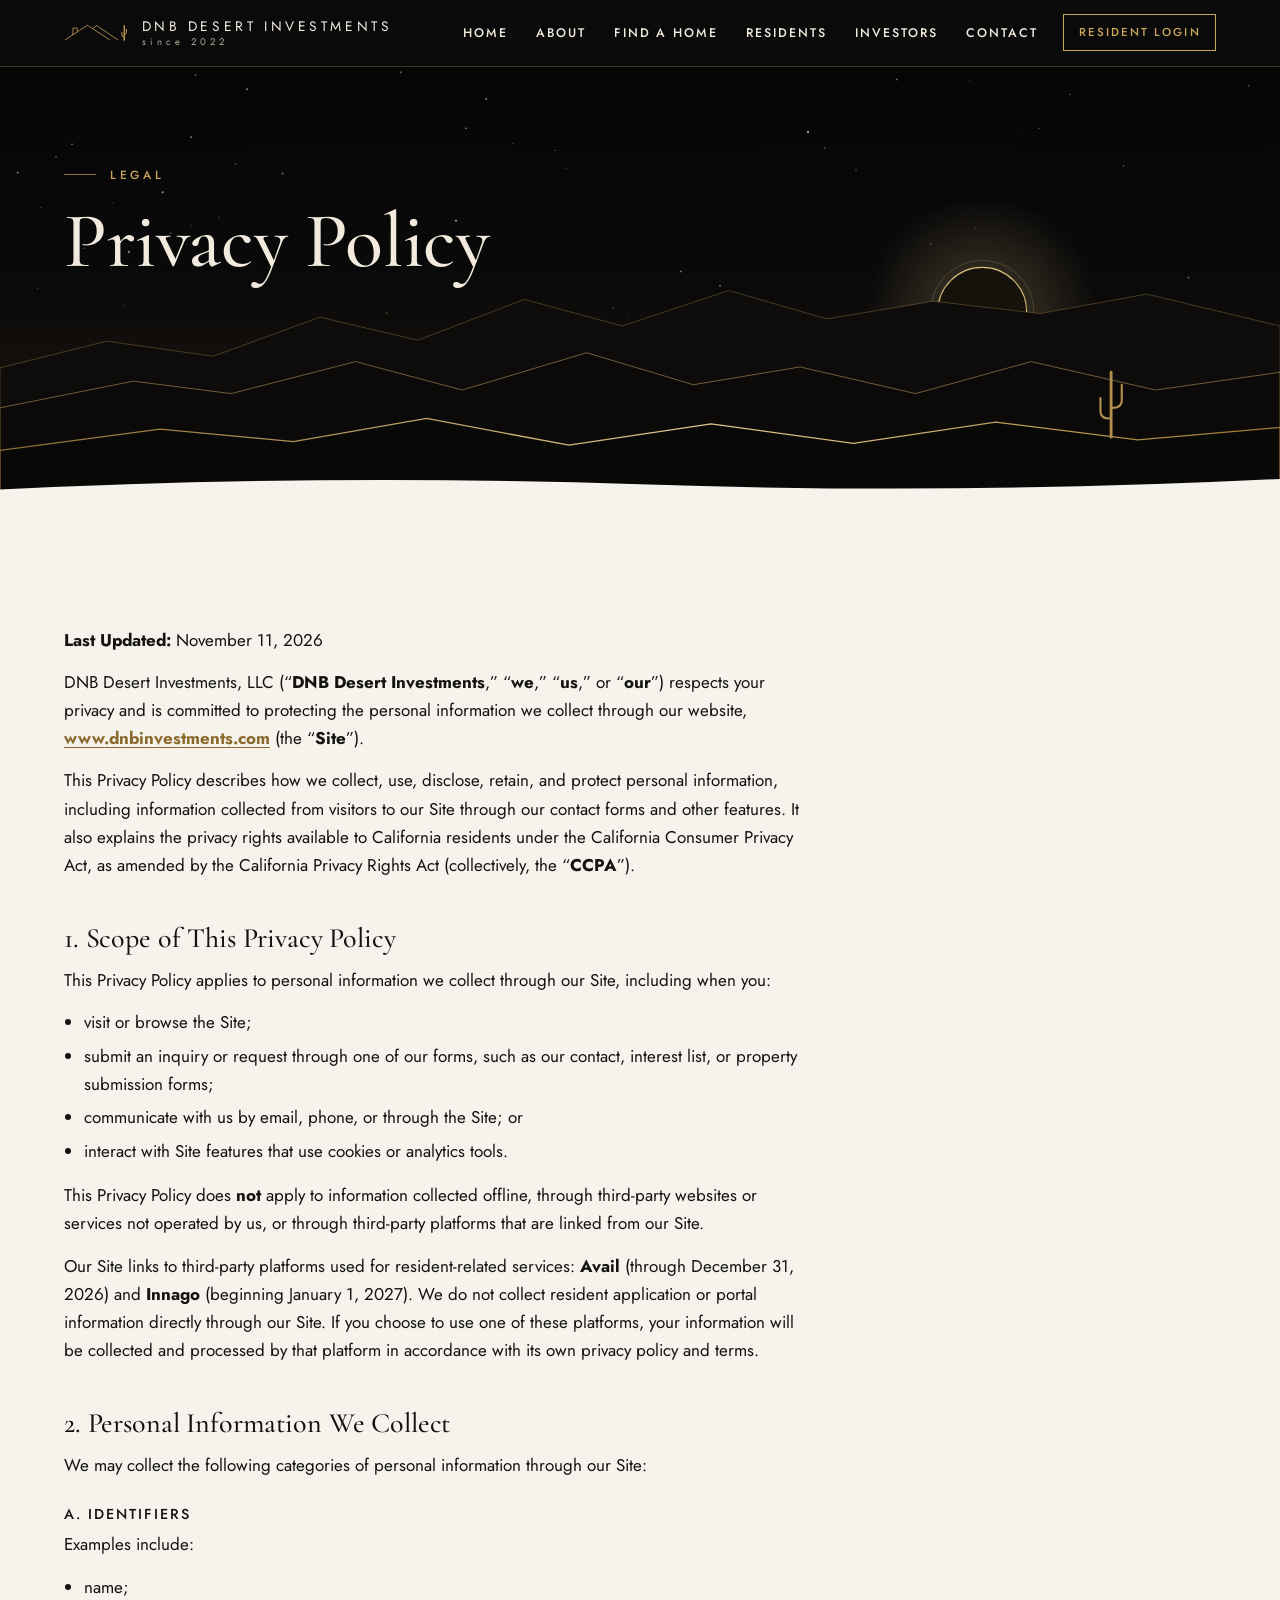
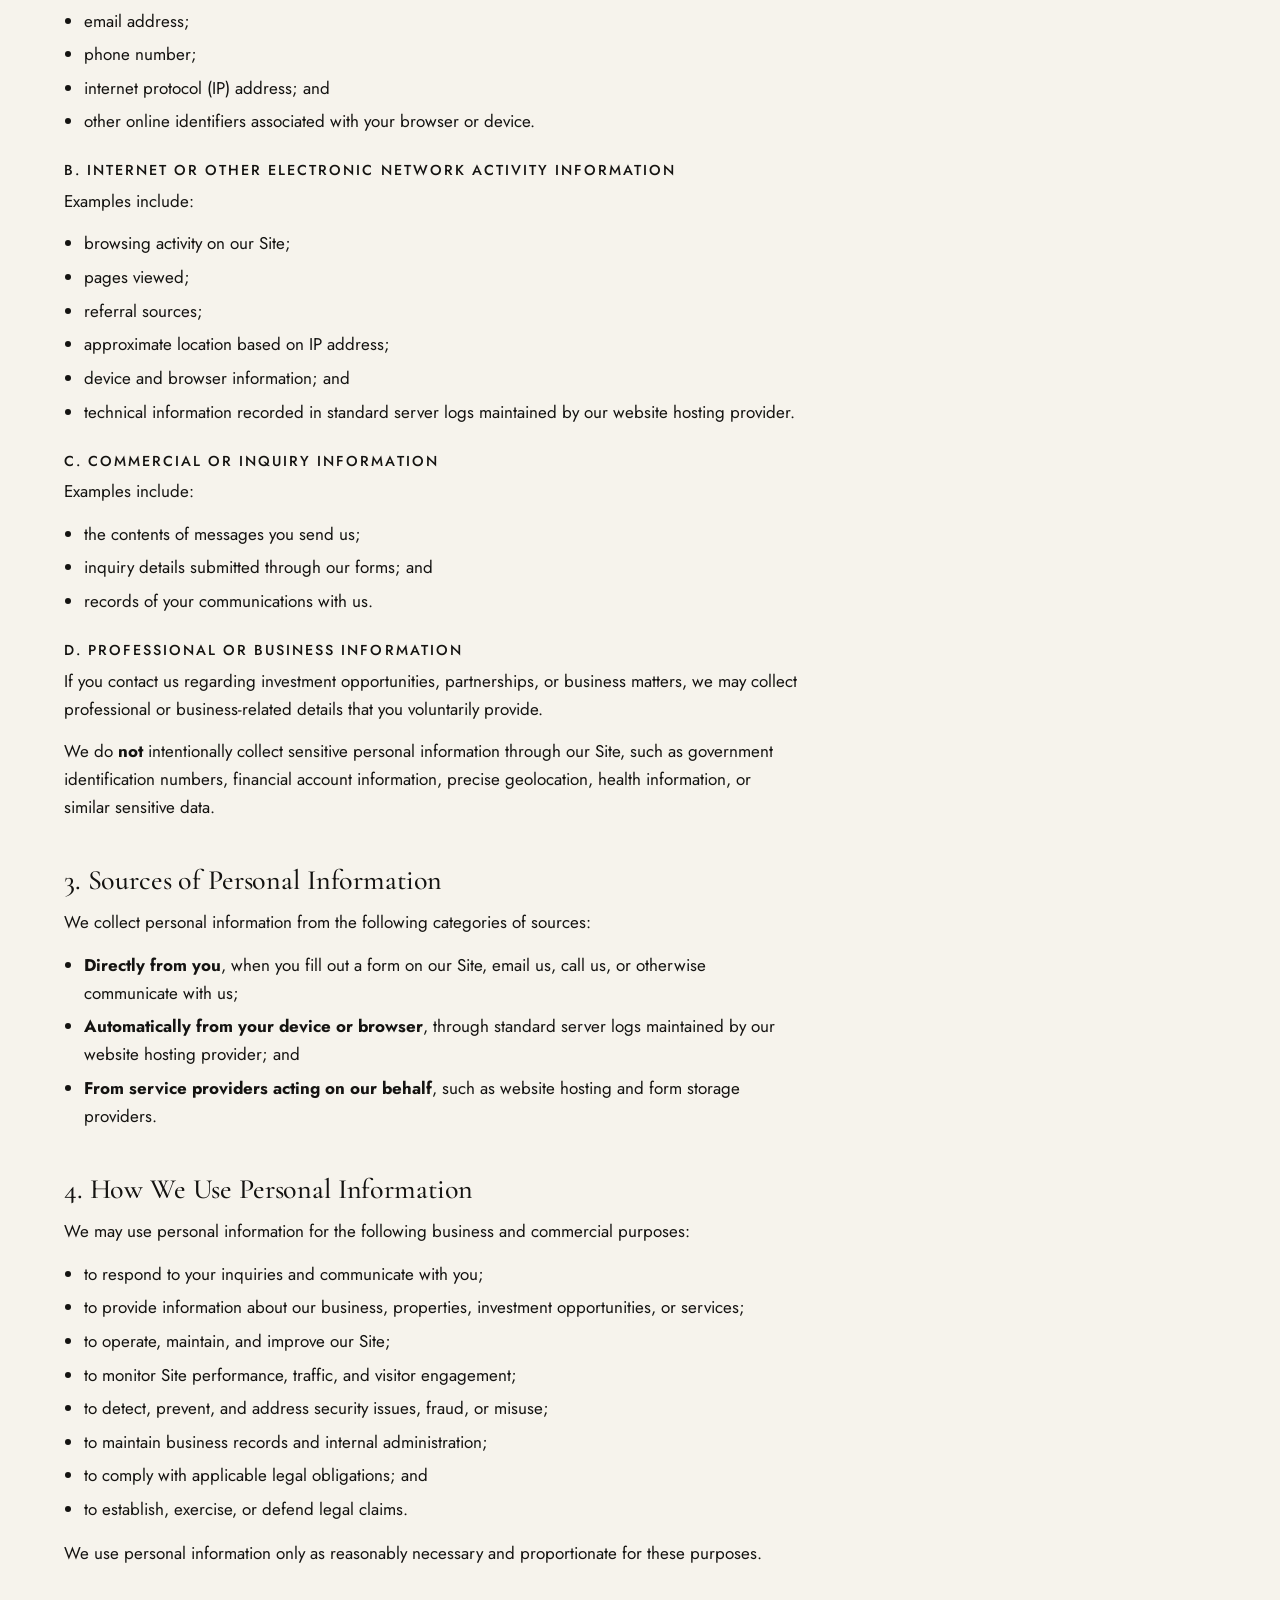
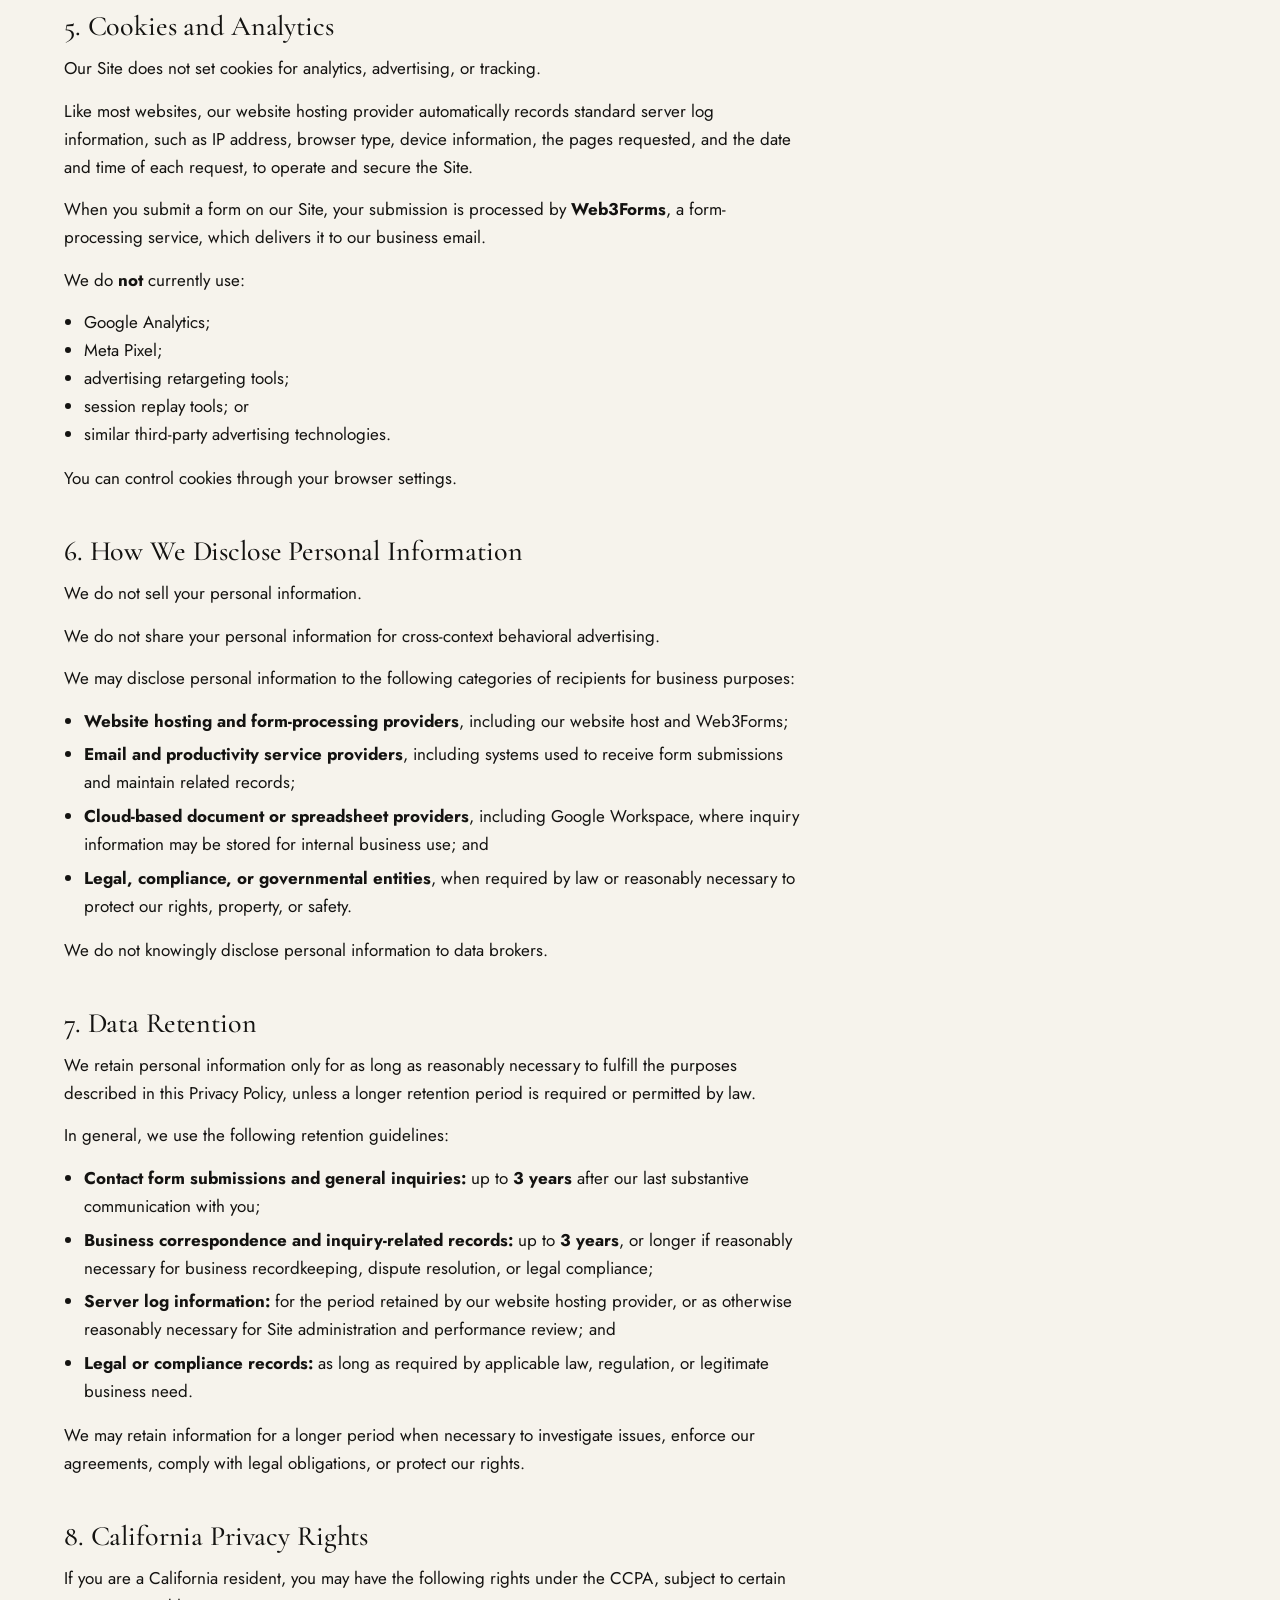
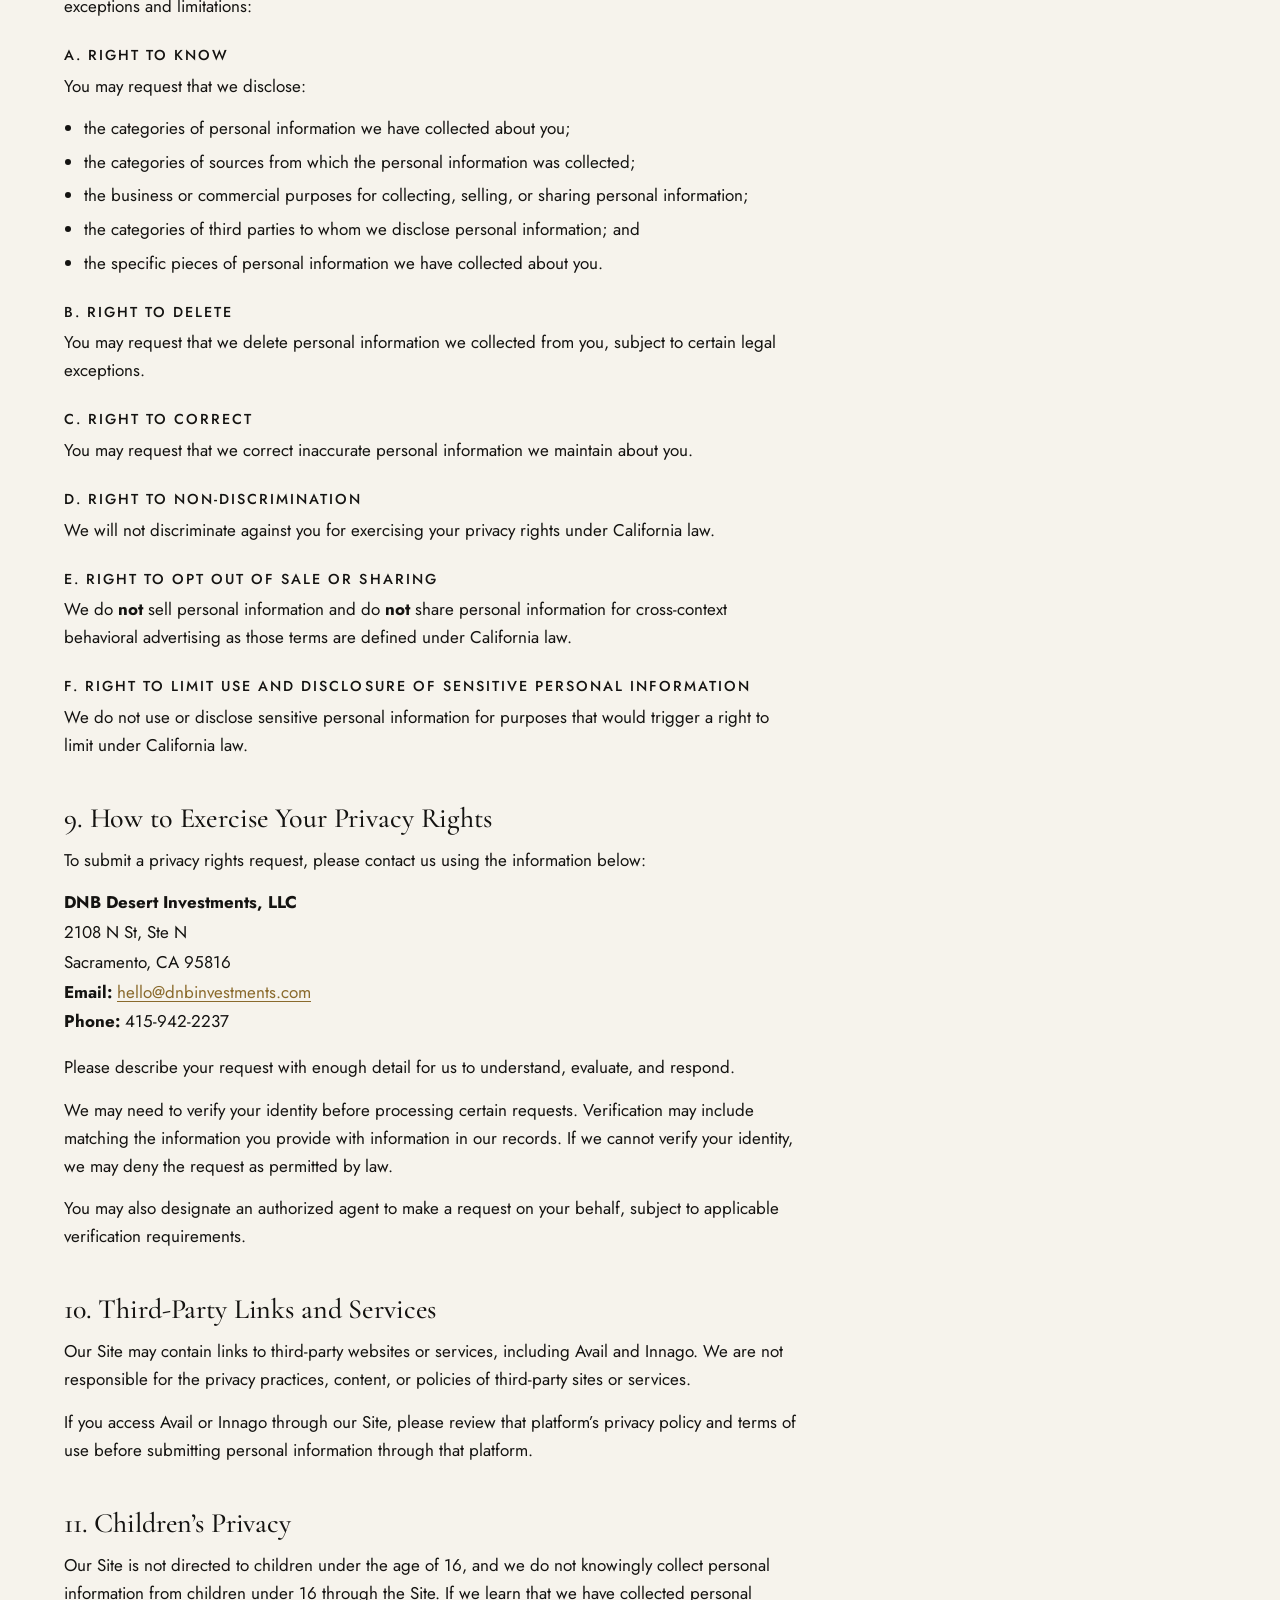
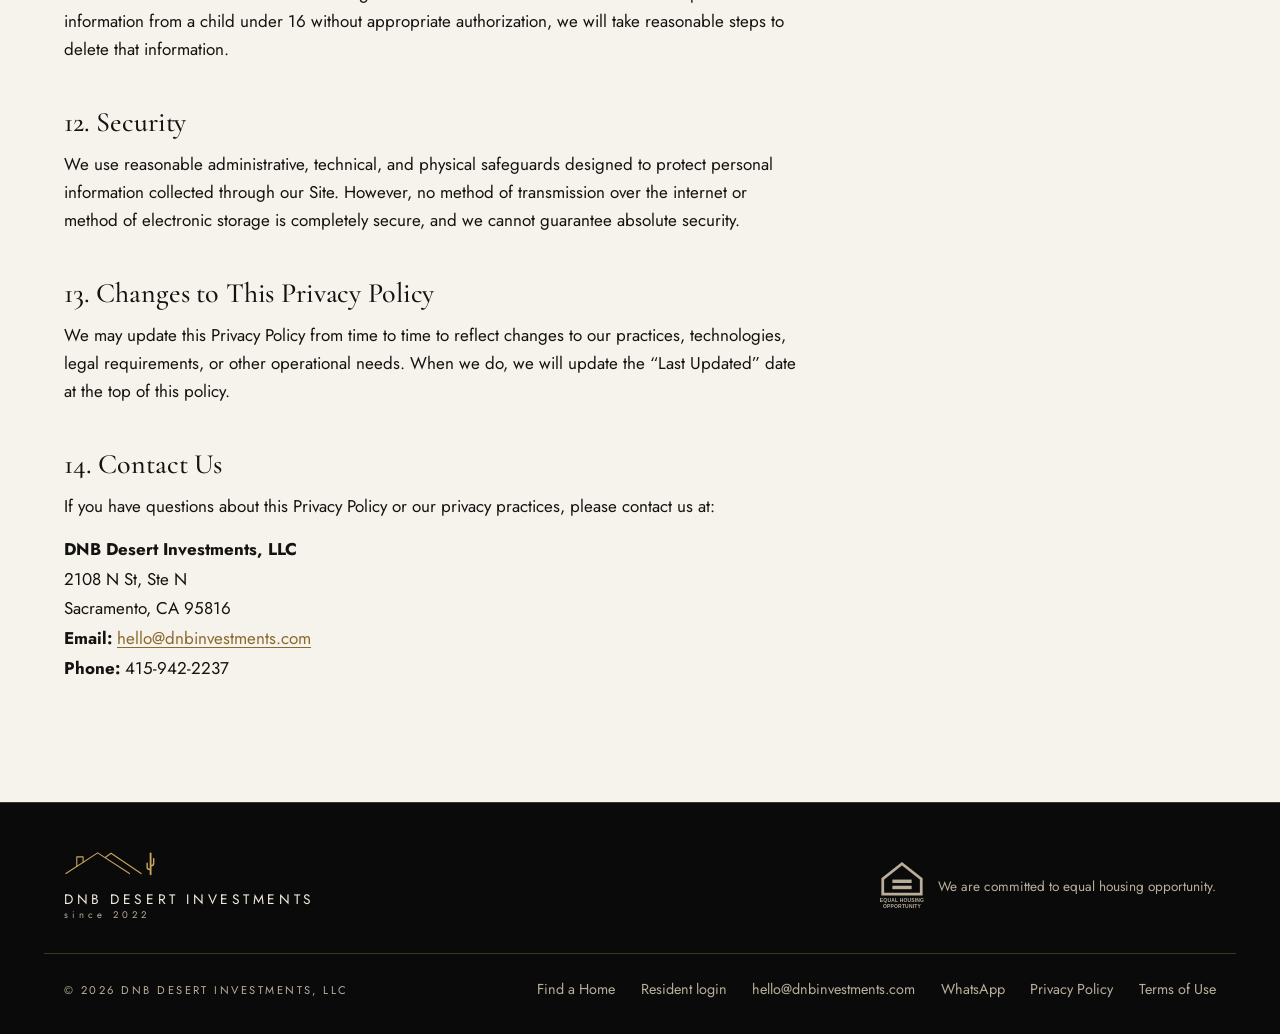
<file: privacy.html>
<!doctype html>
<html lang="en" data-portal-switch="2027-01-01" data-portal-next-name="Innago" data-portal-next-url="https://my.innago.com">
<head>
<meta charset="utf-8">
<meta name="viewport" content="width=device-width, initial-scale=1, viewport-fit=cover">
<title>Privacy Policy | DNB Desert Investments</title>
<meta name="claude:viewport-fit-sides" content="cover">
<meta name="description" content="Privacy Policy for www.dnbinvestments.com.">
<link rel="canonical" href="https://www.dnbinvestments.com/privacy">
<meta property="og:site_name" content="DNB Desert Investments">
<meta property="og:title" content="Privacy Policy | DNB Desert Investments">
<meta property="og:description" content="Privacy Policy for www.dnbinvestments.com.">
<meta property="og:url" content="https://www.dnbinvestments.com/privacy">
<meta property="og:type" content="website">
<meta name="theme-color" content="#0A0A0B">
<link rel="icon" href="/assets/favicon.svg" type="image/svg+xml">
<link rel="preconnect" href="https://fonts.googleapis.com">
<link rel="preconnect" href="https://fonts.gstatic.com" crossorigin>
<link rel="stylesheet" href="https://fonts.googleapis.com/css2?family=Cormorant+Garamond:ital,wght@0,400..600;1,400..600&family=Jost:wght@300..600&display=swap">
<link rel="stylesheet" href="/assets/styles.css">
<script type="application/ld+json">{"@context":"https://schema.org","@type":"Organization","name":"DNB Desert Investments, LLC","url":"https://www.dnbinvestments.com","email":"hello@dnbinvestments.com","description":"Boutique real estate investments and residential rentals."}</script>
</head>
<body>
<a class="skip" href="#main">Skip to content</a>
<header class="site-header">
  <div class="wrap header-row">
    <a class="brand" href="/" aria-label="DNB Desert Investments home">
      <svg class="logo-mark" viewBox="6 6 218 60" fill="none" stroke="currentColor" stroke-linecap="round" stroke-linejoin="round" aria-hidden="true" focusable="false">
  <g stroke-width="2.6"><path d="M10.5 59.5 L85.75 10.5 L161.25 59.5"/><path d="M103.75 21.25 L117.5 11.25 L188.75 59.5"/><path d="M36.25 42.5 V20 H51.25 V33"/></g>
  <path d="M211.25 61 V12" stroke-width="4.4"/>
  <g stroke-width="3.4"><path d="M203 35 V44 Q203 50 210 50"/><path d="M218.5 24 V35 Q218.5 41 212 41"/></g>
</svg>
      <span class="brand-name">DNB Desert Investments<small>since 2022</small></span>
    </a>
    <div class="header-actions">
    <nav class="nav-desktop" aria-label="Main"><ul class="nav-list"><li><a href="/">Home</a></li><li><a href="/about">About</a></li><li><a href="/find-a-home">Find a Home</a></li><li><a href="/residents">Residents</a></li><li><a href="/investment-opportunities">Investors</a></li><li><a href="/contact">Contact</a></li></ul></nav>
    <a class="btn-login" href="https://www.avail.co/login" rel="noopener" data-portal-link><span class="long">Resident login</span><span class="short">Login</span></a>
    <details class="nav-mobile">
      <summary>Menu</summary>
      <nav aria-label="Main"><ul class="nav-list"><li><a href="/">Home</a></li><li><a href="/about">About</a></li><li><a href="/find-a-home">Find a Home</a></li><li><a href="/residents">Residents</a></li><li><a href="/investment-opportunities">Investors</a></li><li><a href="/contact">Contact</a></li></ul></nav>
    </details>
    </div>
  </div>
</header>
<main id="main">
<section class="page-head on-night">
  <svg class="hero-sky" viewBox="0 0 1440 600" preserveAspectRatio="xMidYMin slice" aria-hidden="true" focusable="false"><circle cx="766" cy="230" r="1.0" fill="#E8D6A8" opacity="0.52"/><circle cx="746" cy="360" r="1.3" fill="#E8D6A8" opacity="0.58"/><circle cx="451" cy="6" r="1.3" fill="#E8D6A8" opacity="0.37"/><circle cx="900" cy="286" r="0.6" fill="#E8D6A8" opacity="0.65"/><circle cx="1405" cy="21" r="1.0" fill="#E8D6A8" opacity="0.36"/><circle cx="1382" cy="483" r="1.0" fill="#E8D6A8" opacity="0.44"/><circle cx="20" cy="119" r="1.3" fill="#E8D6A8" opacity="0.43"/><circle cx="980" cy="352" r="1.3" fill="#E8D6A8" opacity="0.55"/><circle cx="652" cy="480" r="1.0" fill="#E8D6A8" opacity="0.44"/><circle cx="369" cy="490" r="1.3" fill="#E8D6A8" opacity="0.27"/><circle cx="1009" cy="14" r="1.0" fill="#E8D6A8" opacity="0.50"/><circle cx="406" cy="399" r="0.8" fill="#E8D6A8" opacity="0.72"/><circle cx="145" cy="208" r="1.3" fill="#E8D6A8" opacity="0.63"/><circle cx="183" cy="141" r="1.3" fill="#E8D6A8" opacity="0.62"/><circle cx="150" cy="468" r="0.6" fill="#E8D6A8" opacity="0.46"/><circle cx="577" cy="86" r="0.6" fill="#E8D6A8" opacity="0.44"/><circle cx="1169" cy="69" r="1.0" fill="#E8D6A8" opacity="0.31"/><circle cx="788" cy="447" r="1.0" fill="#E8D6A8" opacity="0.35"/><circle cx="922" cy="481" r="1.3" fill="#E8D6A8" opacity="0.47"/><circle cx="575" cy="444" r="0.8" fill="#E8D6A8" opacity="0.50"/><circle cx="637" cy="114" r="0.8" fill="#E8D6A8" opacity="0.28"/><circle cx="1032" cy="197" r="0.6" fill="#E8D6A8" opacity="0.33"/><circle cx="1012" cy="294" r="0.8" fill="#E8D6A8" opacity="0.66"/><circle cx="419" cy="463" r="0.6" fill="#E8D6A8" opacity="0.63"/><circle cx="265" cy="109" r="1.0" fill="#E8D6A8" opacity="0.31"/><circle cx="220" cy="9" r="1.0" fill="#E8D6A8" opacity="0.42"/><circle cx="984" cy="349" r="1.3" fill="#E8D6A8" opacity="0.62"/><circle cx="81" cy="87" r="0.8" fill="#E8D6A8" opacity="0.70"/><circle cx="215" cy="79" r="1.0" fill="#E8D6A8" opacity="0.65"/><circle cx="1217" cy="442" r="1.0" fill="#E8D6A8" opacity="0.64"/><circle cx="63" cy="101" r="0.8" fill="#E8D6A8" opacity="0.69"/><circle cx="990" cy="466" r="1.3" fill="#E8D6A8" opacity="0.47"/><circle cx="42" cy="249" r="0.8" fill="#E8D6A8" opacity="0.31"/><circle cx="305" cy="495" r="1.0" fill="#E8D6A8" opacity="0.59"/><circle cx="457" cy="368" r="1.0" fill="#E8D6A8" opacity="0.58"/><circle cx="200" cy="509" r="0.6" fill="#E8D6A8" opacity="0.69"/><circle cx="750" cy="504" r="1.3" fill="#E8D6A8" opacity="0.64"/><circle cx="1090" cy="455" r="1.0" fill="#E8D6A8" opacity="0.23"/><circle cx="963" cy="116" r="1.3" fill="#E8D6A8" opacity="0.21"/><circle cx="943" cy="65" r="0.6" fill="#E8D6A8" opacity="0.21"/><circle cx="671" cy="475" r="0.8" fill="#E8D6A8" opacity="0.65"/><circle cx="1389" cy="387" r="1.3" fill="#E8D6A8" opacity="0.23"/><circle cx="370" cy="461" r="0.6" fill="#E8D6A8" opacity="0.27"/><circle cx="1264" cy="111" r="1.0" fill="#E8D6A8" opacity="0.38"/><circle cx="625" cy="94" r="0.6" fill="#E8D6A8" opacity="0.67"/><circle cx="1294" cy="477" r="1.0" fill="#E8D6A8" opacity="0.45"/><circle cx="788" cy="346" r="1.3" fill="#E8D6A8" opacity="0.72"/><circle cx="1091" cy="16" r="0.6" fill="#E8D6A8" opacity="0.63"/><circle cx="526" cy="190" r="1.3" fill="#E8D6A8" opacity="0.50"/><circle cx="513" cy="173" r="1.3" fill="#E8D6A8" opacity="0.61"/><circle cx="962" cy="434" r="0.8" fill="#E8D6A8" opacity="0.36"/><circle cx="192" cy="187" r="1.0" fill="#E8D6A8" opacity="0.36"/><circle cx="46" cy="158" r="0.6" fill="#E8D6A8" opacity="0.49"/><circle cx="524" cy="69" r="1.0" fill="#E8D6A8" opacity="0.58"/><circle cx="1204" cy="31" r="0.8" fill="#E8D6A8" opacity="0.46"/><circle cx="909" cy="73" r="1.3" fill="#E8D6A8" opacity="0.73"/><circle cx="435" cy="277" r="1.3" fill="#E8D6A8" opacity="0.21"/><circle cx="140" cy="268" r="0.6" fill="#E8D6A8" opacity="0.44"/><circle cx="1150" cy="345" r="0.6" fill="#E8D6A8" opacity="0.32"/><circle cx="1337" cy="237" r="1.3" fill="#E8D6A8" opacity="0.35"/><circle cx="1294" cy="236" r="0.6" fill="#E8D6A8" opacity="0.20"/><circle cx="95" cy="204" r="0.8" fill="#E8D6A8" opacity="0.47"/><circle cx="690" cy="271" r="0.8" fill="#E8D6A8" opacity="0.45"/><circle cx="278" cy="25" r="1.0" fill="#E8D6A8" opacity="0.70"/><circle cx="874" cy="503" r="1.0" fill="#E8D6A8" opacity="0.57"/><circle cx="318" cy="120" r="1.3" fill="#E8D6A8" opacity="0.41"/><circle cx="149" cy="504" r="0.6" fill="#E8D6A8" opacity="0.68"/><circle cx="928" cy="91" r="0.8" fill="#E8D6A8" opacity="0.59"/><circle cx="127" cy="153" r="0.6" fill="#E8D6A8" opacity="0.43"/><circle cx="215" cy="178" r="0.6" fill="#E8D6A8" opacity="0.45"/><circle cx="798" cy="286" r="1.3" fill="#E8D6A8" opacity="0.35"/><circle cx="1097" cy="181" r="0.6" fill="#E8D6A8" opacity="0.42"/><circle cx="810" cy="246" r="1.0" fill="#E8D6A8" opacity="0.54"/><circle cx="246" cy="169" r="0.8" fill="#E8D6A8" opacity="0.27"/><circle cx="1047" cy="199" r="0.6" fill="#E8D6A8" opacity="0.67"/><circle cx="534" cy="496" r="0.6" fill="#E8D6A8" opacity="0.67"/><circle cx="753" cy="332" r="0.6" fill="#E8D6A8" opacity="0.46"/><circle cx="706" cy="276" r="0.6" fill="#E8D6A8" opacity="0.25"/><circle cx="1335" cy="459" r="1.3" fill="#E8D6A8" opacity="0.41"/><circle cx="547" cy="36" r="1.3" fill="#E8D6A8" opacity="0.46"/></svg>
<svg class="hero-land" viewBox="0 0 1440 300" preserveAspectRatio="xMaxYMax slice" aria-hidden="true" focusable="false">
  <defs>
    <radialGradient id="halo" cx="0.5" cy="0.5" r="0.5">
      <stop offset="0" stop-color="#E7C987" stop-opacity="0.26"/>
      <stop offset="1" stop-color="#E7C987" stop-opacity="0"/>
    </radialGradient>
    <linearGradient id="goldline" gradientUnits="userSpaceOnUse" x1="0" y1="0" x2="1440" y2="0">
      <stop offset="0" stop-color="#8C6B2E"/><stop offset="0.55" stop-color="#E3C88A"/><stop offset="1" stop-color="#9C7834"/>
    </linearGradient>
  </defs>
  <circle cx="1105" cy="62" r="130" fill="url(#halo)"/>
  <circle cx="1105" cy="62" r="50" fill="#15110B" stroke="#D9BC7C" stroke-width="1.2"/>
  <circle cx="1105" cy="62" r="58" fill="none" stroke="#D9BC7C" stroke-width="0.6" opacity="0.4"/>
  <path d="M0 125 L120 95 L240 112 L360 68 L470 94 L590 48 L700 78 L820 38 L930 70 L1050 50 L1170 64 L1290 42 L1440 78 V300 H0Z" fill="#0E0C0A" stroke="#C9A55C" stroke-opacity="0.35" stroke-width="1"/>
  <path d="M0 170 L150 140 L260 154 L400 118 L520 150 L660 108 L780 144 L900 124 L1030 154 L1160 118 L1300 150 L1440 130 V300 H0Z" fill="#0B0A09" stroke="#C9A55C" stroke-opacity="0.6" stroke-width="1"/>
  <path d="M0 218 L180 194 L330 208 L480 182 L640 212 L800 188 L960 210 L1120 186 L1280 206 L1440 192 V300 H0Z" fill="#080807" stroke="url(#goldline)" stroke-width="1.4"/>
  <g fill="none" stroke="url(#goldline)" stroke-linecap="round">
    <path d="M1250 203 V130" stroke-width="3.2"/>
    <path d="M1238 159 V174 Q1238 182 1249 182" stroke-width="2.4"/>
    <path d="M1262 144 V162 Q1262 170 1251 170" stroke-width="2.4"/>
  </g>
  <path d="M0 262 Q360 244 720 256 T1440 250 V300 H0Z" style="fill:var(--bg)"/>
</svg>
  <div class="wrap">
    <span class="label">Legal</span>
    <h1>Privacy Policy</h1>
    
  </div>
</section>
<section class="section"><div class="wrap"><article class="legal">
<p><strong>Last Updated:</strong> November 11, 2026</p>
<p>DNB Desert Investments, LLC (“<strong>DNB Desert Investments</strong>,” “<strong>we</strong>,” “<strong>us</strong>,” or “<strong>our</strong>”) respects your privacy and is committed to protecting the personal information we collect through our website, <a href="https://www.dnbinvestments.com"><strong>www.dnbinvestments.com</strong></a> (the “<strong>Site</strong>”).</p>
<p>This Privacy Policy describes how we collect, use, disclose, retain, and protect personal information, including information collected from visitors to our Site through our contact forms and other features. It also explains the privacy rights available to California residents under the California Consumer Privacy Act, as amended by the California Privacy Rights Act (collectively, the “<strong>CCPA</strong>”).</p>
<h2>1. Scope of This Privacy Policy</h2>
<p>This Privacy Policy applies to personal information we collect through our Site, including when you:</p>
<ul>
<li>
<p>visit or browse the Site;</p></li>
<li>
<p>submit an inquiry or request through one of our forms, such as our contact, interest list, or property submission forms;</p></li>
<li>
<p>communicate with us by email, phone, or through the Site; or</p></li>
<li>
<p>interact with Site features that use cookies or analytics tools.</p></li></ul>
<p>This Privacy Policy does <strong>not</strong> apply to information collected offline, through third-party websites or services not operated by us, or through third-party platforms that are linked from our Site.</p>
<p>Our Site links to third-party platforms used for resident-related services: <strong>Avail</strong> (through December 31, 2026) and <strong>Innago</strong> (beginning January 1, 2027). We do not collect resident application or portal information directly through our Site. If you choose to use one of these platforms, your information will be collected and processed by that platform in accordance with its own privacy policy and terms.</p>
<h2>2. Personal Information We Collect</h2>
<p>We may collect the following categories of personal information through our Site:</p>
<h3>A. Identifiers</h3>
<p>Examples include:</p>
<ul>
<li>
<p>name;</p></li>
<li>
<p>email address;</p></li>
<li>
<p>phone number;</p></li>
<li>
<p>internet protocol (IP) address; and</p></li>
<li>
<p>other online identifiers associated with your browser or device.</p></li></ul>
<h3>B. Internet or Other Electronic Network Activity Information</h3>
<p>Examples include:</p>
<ul>
<li>
<p>browsing activity on our Site;</p></li>
<li>
<p>pages viewed;</p></li>
<li>
<p>referral sources;</p></li>
<li>
<p>approximate location based on IP address;</p></li>
<li>
<p>device and browser information; and</p></li>
<li>
<p>technical information recorded in standard server logs maintained by our website hosting provider.</p></li></ul>
<h3>C. Commercial or Inquiry Information</h3>
<p>Examples include:</p>
<ul>
<li>
<p>the contents of messages you send us;</p></li>
<li>
<p>inquiry details submitted through our forms; and</p></li>
<li>
<p>records of your communications with us.</p></li></ul>
<h3>D. Professional or Business Information</h3>
<p>If you contact us regarding investment opportunities, partnerships, or business matters, we may collect professional or business-related details that you voluntarily provide.</p>
<p>We do <strong>not</strong> intentionally collect sensitive personal information through our Site, such as government identification numbers, financial account information, precise geolocation, health information, or similar sensitive data.</p>
<h2>3. Sources of Personal Information</h2>
<p>We collect personal information from the following categories of sources:</p>
<ul>
<li>
<p><strong>Directly from you</strong>, when you fill out a form on our Site, email us, call us, or otherwise communicate with us;</p></li>
<li>
<p><strong>Automatically from your device or browser</strong>, through standard server logs maintained by our website hosting provider; and</p></li>
<li>
<p><strong>From service providers acting on our behalf</strong>, such as website hosting and form storage providers.</p></li></ul>
<h2>4. How We Use Personal Information</h2>
<p>We may use personal information for the following business and commercial purposes:</p>
<ul>
<li>
<p>to respond to your inquiries and communicate with you;</p></li>
<li>
<p>to provide information about our business, properties, investment opportunities, or services;</p></li>
<li>
<p>to operate, maintain, and improve our Site;</p></li>
<li>
<p>to monitor Site performance, traffic, and visitor engagement;</p></li>
<li>
<p>to detect, prevent, and address security issues, fraud, or misuse;</p></li>
<li>
<p>to maintain business records and internal administration;</p></li>
<li>
<p>to comply with applicable legal obligations; and</p></li>
<li>
<p>to establish, exercise, or defend legal claims.</p></li></ul>
<p>We use personal information only as reasonably necessary and proportionate for these purposes.</p>
<h2>5. Cookies and Analytics</h2>
<p>Our Site does not set cookies for analytics, advertising, or tracking.</p>
<p>Like most websites, our website hosting provider automatically records standard server log information, such as IP address, browser type, device information, the pages requested, and the date and time of each request, to operate and secure the Site.</p>
<p>When you submit a form on our Site, your submission is processed by <strong>Web3Forms</strong>, a form-processing service, which delivers it to our business email.</p>
<p>We do <strong>not</strong> currently use:</p>
<ul><li>Google Analytics;</li><li>Meta Pixel;</li><li>advertising retargeting tools;</li><li>session replay tools; or</li><li>similar third-party advertising technologies.</li></ul>
<p>You can control cookies through your browser settings.</p>
<h2>6. How We Disclose Personal Information</h2>
<p>We do not sell your personal information.</p>
<p>We do not share your personal information for cross-context behavioral advertising.</p>
<p>We may disclose personal information to the following categories of recipients for business purposes:</p>
<ul>
<li>
<p><strong>Website hosting and form-processing providers</strong>, including our website host and Web3Forms;</p></li>
<li>
<p><strong>Email and productivity service providers</strong>, including systems used to receive form submissions and maintain related records;</p></li>
<li>
<p><strong>Cloud-based document or spreadsheet providers</strong>, including Google Workspace, where inquiry information may be stored for internal business use; and</p></li>
<li>
<p><strong>Legal, compliance, or governmental entities</strong>, when required by law or reasonably necessary to protect our rights, property, or safety.</p></li></ul>
<p>We do not knowingly disclose personal information to data brokers.</p>
<h2>7. Data Retention</h2>
<p>We retain personal information only for as long as reasonably necessary to fulfill the purposes described in this Privacy Policy, unless a longer retention period is required or permitted by law.</p>
<p>In general, we use the following retention guidelines:</p>
<ul>
<li>
<p><strong>Contact form submissions and general inquiries:</strong> up to <strong>3 years</strong> after our last substantive communication with you;</p></li>
<li>
<p><strong>Business correspondence and inquiry-related records:</strong> up to <strong>3 years</strong>, or longer if reasonably necessary for business recordkeeping, dispute resolution, or legal compliance;</p></li>
<li>
<p><strong>Server log information:</strong> for the period retained by our website hosting provider, or as otherwise reasonably necessary for Site administration and performance review; and</p></li>
<li>
<p><strong>Legal or compliance records:</strong> as long as required by applicable law, regulation, or legitimate business need.</p></li></ul>
<p>We may retain information for a longer period when necessary to investigate issues, enforce our agreements, comply with legal obligations, or protect our rights.</p>
<h2>8. California Privacy Rights</h2>
<p>If you are a California resident, you may have the following rights under the CCPA, subject to certain exceptions and limitations:</p>
<h3>A. Right to Know</h3>
<p>You may request that we disclose:</p>
<ul>
<li>
<p>the categories of personal information we have collected about you;</p></li>
<li>
<p>the categories of sources from which the personal information was collected;</p></li>
<li>
<p>the business or commercial purposes for collecting, selling, or sharing personal information;</p></li>
<li>
<p>the categories of third parties to whom we disclose personal information; and</p></li>
<li>
<p>the specific pieces of personal information we have collected about you.</p></li></ul>
<h3>B. Right to Delete</h3>
<p>You may request that we delete personal information we collected from you, subject to certain legal exceptions.</p>
<h3>C. Right to Correct</h3>
<p>You may request that we correct inaccurate personal information we maintain about you.</p>
<h3>D. Right to Non-Discrimination</h3>
<p>We will not discriminate against you for exercising your privacy rights under California law.</p>
<h3>E. Right to Opt Out of Sale or Sharing</h3>
<p>We do <strong>not</strong> sell personal information and do <strong>not</strong> share personal information for cross-context behavioral advertising as those terms are defined under California law.</p>
<h3>F. Right to Limit Use and Disclosure of Sensitive Personal Information</h3>
<p>We do not use or disclose sensitive personal information for purposes that would trigger a right to limit under California law.</p>
<h2>9. How to Exercise Your Privacy Rights</h2>
<p>To submit a privacy rights request, please contact us using the information below:</p>
<address><strong>DNB Desert Investments, LLC</strong><br>2108 N St, Ste N<br>Sacramento, CA 95816<br><strong>Email:</strong> <a href="mailto:hello@dnbinvestments.com">hello@dnbinvestments.com</a><br><strong>Phone:</strong> 415-942-2237</address>
<p>Please describe your request with enough detail for us to understand, evaluate, and respond.</p>
<p>We may need to verify your identity before processing certain requests. Verification may include matching the information you provide with information in our records. If we cannot verify your identity, we may deny the request as permitted by law.</p>
<p>You may also designate an authorized agent to make a request on your behalf, subject to applicable verification requirements.</p>
<h2>10. Third-Party Links and Services</h2>
<p>Our Site may contain links to third-party websites or services, including Avail and Innago. We are not responsible for the privacy practices, content, or policies of third-party sites or services.</p>
<p>If you access Avail or Innago through our Site, please review that platform’s privacy policy and terms of use before submitting personal information through that platform.</p>
<h2>11. Children’s Privacy</h2>
<p>Our Site is not directed to children under the age of 16, and we do not knowingly collect personal information from children under 16 through the Site. If we learn that we have collected personal information from a child under 16 without appropriate authorization, we will take reasonable steps to delete that information.</p>
<h2>12. Security</h2>
<p>We use reasonable administrative, technical, and physical safeguards designed to protect personal information collected through our Site. However, no method of transmission over the internet or method of electronic storage is completely secure, and we cannot guarantee absolute security.</p>
<h2>13. Changes to This Privacy Policy</h2>
<p>We may update this Privacy Policy from time to time to reflect changes to our practices, technologies, legal requirements, or other operational needs. When we do, we will update the “Last Updated” date at the top of this policy.</p>
<h2>14. Contact Us</h2>
<p>If you have questions about this Privacy Policy or our privacy practices, please contact us at:</p>
<address><strong>DNB Desert Investments, LLC</strong><br>2108 N St, Ste N<br>Sacramento, CA 95816<br><strong>Email:</strong> <a href="mailto:hello@dnbinvestments.com">hello@dnbinvestments.com</a><br><strong>Phone:</strong> 415-942-2237</address></article></div></section>
</main>
<footer class="site-footer">
  <div class="wrap footer-top">
    <a class="footer-brand" href="/" aria-label="DNB Desert Investments home"><svg class="logo-mark" viewBox="6 6 218 60" fill="none" stroke="currentColor" stroke-linecap="round" stroke-linejoin="round" aria-hidden="true" focusable="false">
  <g stroke-width="2.6"><path d="M10.5 59.5 L85.75 10.5 L161.25 59.5"/><path d="M103.75 21.25 L117.5 11.25 L188.75 59.5"/><path d="M36.25 42.5 V20 H51.25 V33"/></g>
  <path d="M211.25 61 V12" stroke-width="4.4"/>
  <g stroke-width="3.4"><path d="M203 35 V44 Q203 50 210 50"/><path d="M218.5 24 V35 Q218.5 41 212 41"/></g>
</svg><span class="brand-name">DNB Desert Investments<small>since 2022</small></span></a>
    <div class="footer-eho"><svg class="eho" viewBox="0 0 64 72" role="img" aria-label="Equal Housing Opportunity">
  <path d="M32 4 L60 26 V48 H4 V26 Z" fill="none" stroke="currentColor" stroke-width="4" stroke-linejoin="miter"/>
  <rect x="18" y="27" width="28" height="5" fill="currentColor"/><rect x="18" y="36" width="28" height="5" fill="currentColor"/>
  <text x="32" y="60" text-anchor="middle" font-family="Arial, sans-serif" font-size="7.2" font-weight="700" fill="currentColor" letter-spacing=".3">EQUAL HOUSING</text>
  <text x="32" y="69" text-anchor="middle" font-family="Arial, sans-serif" font-size="7.2" font-weight="700" fill="currentColor" letter-spacing=".3">OPPORTUNITY</text>
</svg><p>We are committed to equal housing opportunity.</p></div>
  </div>
  <div class="wrap footer-row">
    <span class="copyright">© <span data-year>2026</span> DNB DESERT INVESTMENTS, LLC</span>
    <ul class="footer-links">
      <li><a href="/find-a-home">Find a Home</a></li>
      <li><a href="https://www.avail.co/login" rel="noopener" data-portal-link>Resident login</a></li>
      <li><a href="mailto:hello@dnbinvestments.com">hello@dnbinvestments.com</a></li>
      <li><a href="https://wa.me/14159422237" rel="noopener">WhatsApp</a></li>
      <li><a href="/privacy">Privacy Policy</a></li>
      <li><a href="/terms-of-use">Terms of Use</a></li>
    </ul>
  </div>
</footer>
<script src="/assets/site.js" defer></script>
</body>
</html>
</file>
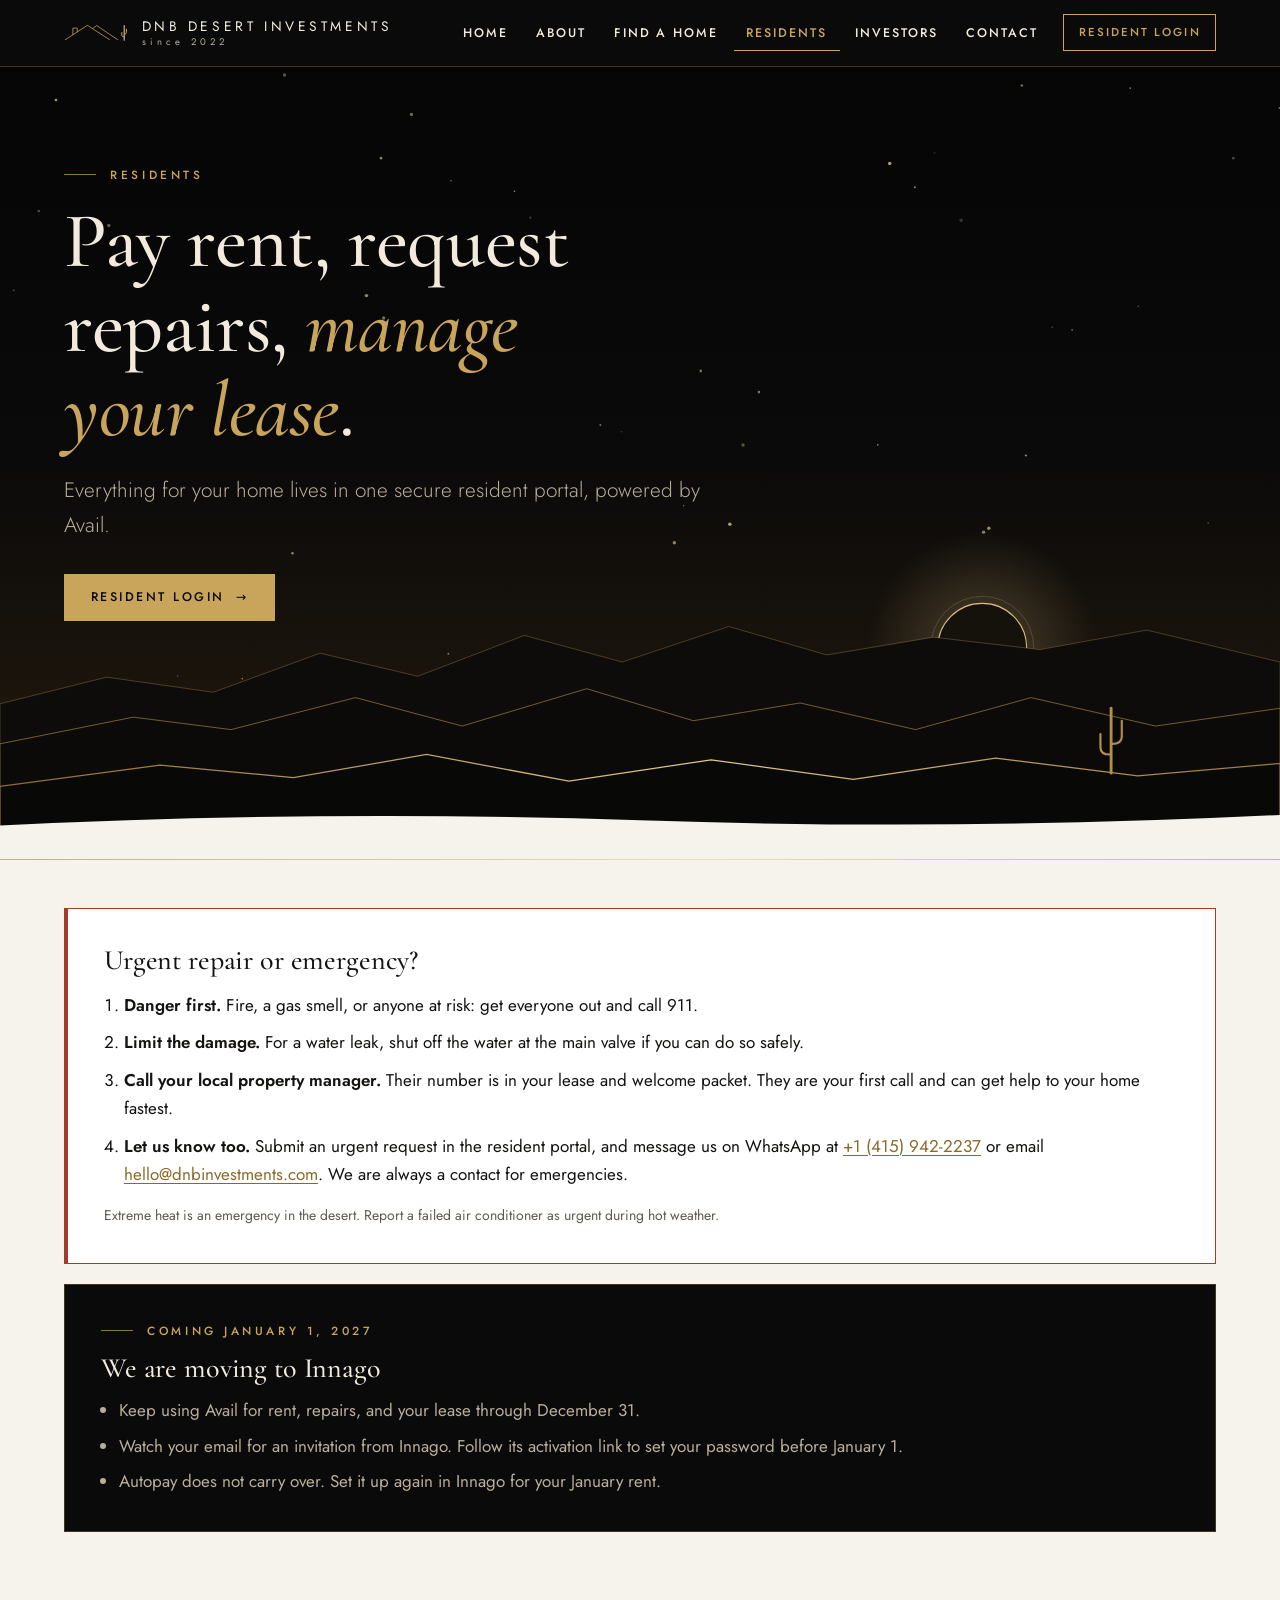
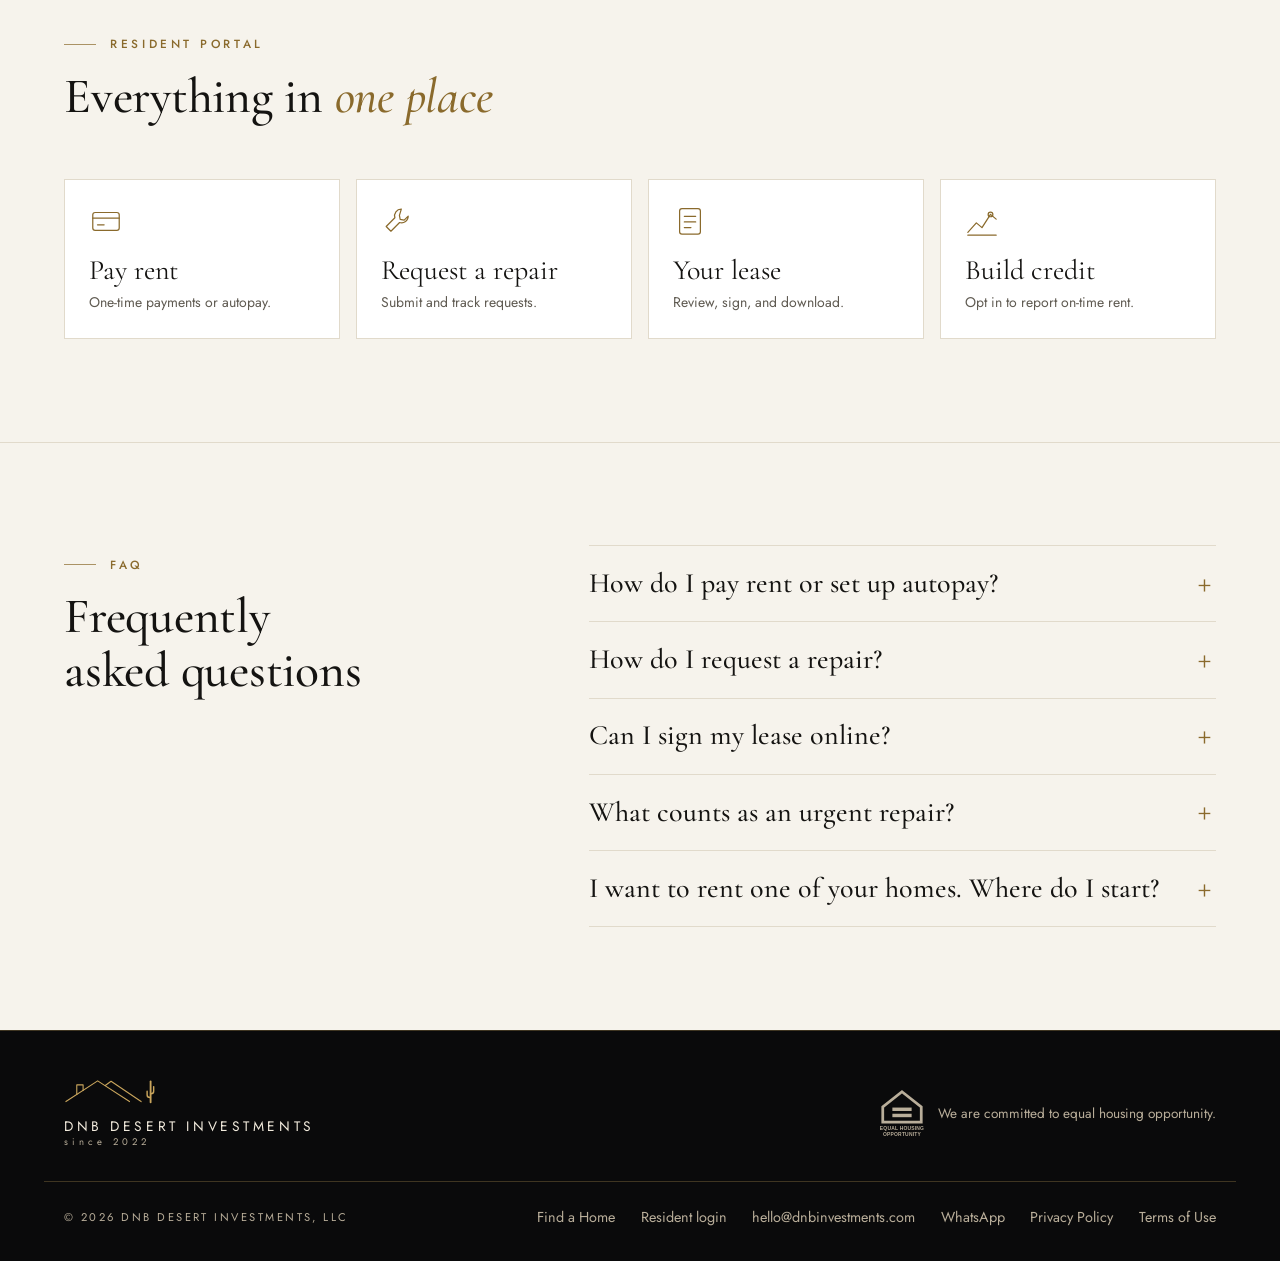
<file: residents.html>
<!doctype html>
<html lang="en" data-portal-switch="2027-01-01" data-portal-next-name="Innago" data-portal-next-url="https://my.innago.com">
<head>
<meta charset="utf-8">
<meta name="viewport" content="width=device-width, initial-scale=1, viewport-fit=cover">
<title>Residents | Pay Rent and Request Repairs | DNB Desert Investments</title>
<meta name="claude:viewport-fit-sides" content="cover">
<meta name="description" content="Pay rent, set up autopay, request repairs, and manage your lease through the DNB Desert Investments resident portal.">
<link rel="canonical" href="https://www.dnbinvestments.com/residents">
<meta property="og:site_name" content="DNB Desert Investments">
<meta property="og:title" content="Residents | Pay Rent and Request Repairs | DNB Desert Investments">
<meta property="og:description" content="Pay rent, set up autopay, request repairs, and manage your lease through the DNB Desert Investments resident portal.">
<meta property="og:url" content="https://www.dnbinvestments.com/residents">
<meta property="og:type" content="website">
<meta name="theme-color" content="#0A0A0B">
<link rel="icon" href="/assets/favicon.svg" type="image/svg+xml">
<link rel="preconnect" href="https://fonts.googleapis.com">
<link rel="preconnect" href="https://fonts.gstatic.com" crossorigin>
<link rel="stylesheet" href="https://fonts.googleapis.com/css2?family=Cormorant+Garamond:ital,wght@0,400..600;1,400..600&family=Jost:wght@300..600&display=swap">
<link rel="stylesheet" href="/assets/styles.css">
<script type="application/ld+json">{"@context":"https://schema.org","@type":"Organization","name":"DNB Desert Investments, LLC","url":"https://www.dnbinvestments.com","email":"hello@dnbinvestments.com","description":"Boutique real estate investments and residential rentals."}</script>
</head>
<body>
<a class="skip" href="#main">Skip to content</a>
<header class="site-header">
  <div class="wrap header-row">
    <a class="brand" href="/" aria-label="DNB Desert Investments home">
      <svg class="logo-mark" viewBox="6 6 218 60" fill="none" stroke="currentColor" stroke-linecap="round" stroke-linejoin="round" aria-hidden="true" focusable="false">
  <g stroke-width="2.6"><path d="M10.5 59.5 L85.75 10.5 L161.25 59.5"/><path d="M103.75 21.25 L117.5 11.25 L188.75 59.5"/><path d="M36.25 42.5 V20 H51.25 V33"/></g>
  <path d="M211.25 61 V12" stroke-width="4.4"/>
  <g stroke-width="3.4"><path d="M203 35 V44 Q203 50 210 50"/><path d="M218.5 24 V35 Q218.5 41 212 41"/></g>
</svg>
      <span class="brand-name">DNB Desert Investments<small>since 2022</small></span>
    </a>
    <div class="header-actions">
    <nav class="nav-desktop" aria-label="Main"><ul class="nav-list"><li><a href="/">Home</a></li><li><a href="/about">About</a></li><li><a href="/find-a-home">Find a Home</a></li><li><a href="/residents" aria-current="page">Residents</a></li><li><a href="/investment-opportunities">Investors</a></li><li><a href="/contact">Contact</a></li></ul></nav>
    <a class="btn-login" href="https://www.avail.co/login" rel="noopener" data-portal-link><span class="long">Resident login</span><span class="short">Login</span></a>
    <details class="nav-mobile">
      <summary>Menu</summary>
      <nav aria-label="Main"><ul class="nav-list"><li><a href="/">Home</a></li><li><a href="/about">About</a></li><li><a href="/find-a-home">Find a Home</a></li><li><a href="/residents" aria-current="page">Residents</a></li><li><a href="/investment-opportunities">Investors</a></li><li><a href="/contact">Contact</a></li></ul></nav>
    </details>
    </div>
  </div>
</header>
<main id="main">
<section class="page-head on-night">
  <svg class="hero-sky" viewBox="0 0 1440 600" preserveAspectRatio="xMidYMin slice" aria-hidden="true" focusable="false"><circle cx="766" cy="230" r="1.0" fill="#E8D6A8" opacity="0.52"/><circle cx="746" cy="360" r="1.3" fill="#E8D6A8" opacity="0.58"/><circle cx="451" cy="6" r="1.3" fill="#E8D6A8" opacity="0.37"/><circle cx="900" cy="286" r="0.6" fill="#E8D6A8" opacity="0.65"/><circle cx="1405" cy="21" r="1.0" fill="#E8D6A8" opacity="0.36"/><circle cx="1382" cy="483" r="1.0" fill="#E8D6A8" opacity="0.44"/><circle cx="20" cy="119" r="1.3" fill="#E8D6A8" opacity="0.43"/><circle cx="980" cy="352" r="1.3" fill="#E8D6A8" opacity="0.55"/><circle cx="652" cy="480" r="1.0" fill="#E8D6A8" opacity="0.44"/><circle cx="369" cy="490" r="1.3" fill="#E8D6A8" opacity="0.27"/><circle cx="1009" cy="14" r="1.0" fill="#E8D6A8" opacity="0.50"/><circle cx="406" cy="399" r="0.8" fill="#E8D6A8" opacity="0.72"/><circle cx="145" cy="208" r="1.3" fill="#E8D6A8" opacity="0.63"/><circle cx="183" cy="141" r="1.3" fill="#E8D6A8" opacity="0.62"/><circle cx="150" cy="468" r="0.6" fill="#E8D6A8" opacity="0.46"/><circle cx="577" cy="86" r="0.6" fill="#E8D6A8" opacity="0.44"/><circle cx="1169" cy="69" r="1.0" fill="#E8D6A8" opacity="0.31"/><circle cx="788" cy="447" r="1.0" fill="#E8D6A8" opacity="0.35"/><circle cx="922" cy="481" r="1.3" fill="#E8D6A8" opacity="0.47"/><circle cx="575" cy="444" r="0.8" fill="#E8D6A8" opacity="0.50"/><circle cx="637" cy="114" r="0.8" fill="#E8D6A8" opacity="0.28"/><circle cx="1032" cy="197" r="0.6" fill="#E8D6A8" opacity="0.33"/><circle cx="1012" cy="294" r="0.8" fill="#E8D6A8" opacity="0.66"/><circle cx="419" cy="463" r="0.6" fill="#E8D6A8" opacity="0.63"/><circle cx="265" cy="109" r="1.0" fill="#E8D6A8" opacity="0.31"/><circle cx="220" cy="9" r="1.0" fill="#E8D6A8" opacity="0.42"/><circle cx="984" cy="349" r="1.3" fill="#E8D6A8" opacity="0.62"/><circle cx="81" cy="87" r="0.8" fill="#E8D6A8" opacity="0.70"/><circle cx="215" cy="79" r="1.0" fill="#E8D6A8" opacity="0.65"/><circle cx="1217" cy="442" r="1.0" fill="#E8D6A8" opacity="0.64"/><circle cx="63" cy="101" r="0.8" fill="#E8D6A8" opacity="0.69"/><circle cx="990" cy="466" r="1.3" fill="#E8D6A8" opacity="0.47"/><circle cx="42" cy="249" r="0.8" fill="#E8D6A8" opacity="0.31"/><circle cx="305" cy="495" r="1.0" fill="#E8D6A8" opacity="0.59"/><circle cx="457" cy="368" r="1.0" fill="#E8D6A8" opacity="0.58"/><circle cx="200" cy="509" r="0.6" fill="#E8D6A8" opacity="0.69"/><circle cx="750" cy="504" r="1.3" fill="#E8D6A8" opacity="0.64"/><circle cx="1090" cy="455" r="1.0" fill="#E8D6A8" opacity="0.23"/><circle cx="963" cy="116" r="1.3" fill="#E8D6A8" opacity="0.21"/><circle cx="943" cy="65" r="0.6" fill="#E8D6A8" opacity="0.21"/><circle cx="671" cy="475" r="0.8" fill="#E8D6A8" opacity="0.65"/><circle cx="1389" cy="387" r="1.3" fill="#E8D6A8" opacity="0.23"/><circle cx="370" cy="461" r="0.6" fill="#E8D6A8" opacity="0.27"/><circle cx="1264" cy="111" r="1.0" fill="#E8D6A8" opacity="0.38"/><circle cx="625" cy="94" r="0.6" fill="#E8D6A8" opacity="0.67"/><circle cx="1294" cy="477" r="1.0" fill="#E8D6A8" opacity="0.45"/><circle cx="788" cy="346" r="1.3" fill="#E8D6A8" opacity="0.72"/><circle cx="1091" cy="16" r="0.6" fill="#E8D6A8" opacity="0.63"/><circle cx="526" cy="190" r="1.3" fill="#E8D6A8" opacity="0.50"/><circle cx="513" cy="173" r="1.3" fill="#E8D6A8" opacity="0.61"/><circle cx="962" cy="434" r="0.8" fill="#E8D6A8" opacity="0.36"/><circle cx="192" cy="187" r="1.0" fill="#E8D6A8" opacity="0.36"/><circle cx="46" cy="158" r="0.6" fill="#E8D6A8" opacity="0.49"/><circle cx="524" cy="69" r="1.0" fill="#E8D6A8" opacity="0.58"/><circle cx="1204" cy="31" r="0.8" fill="#E8D6A8" opacity="0.46"/><circle cx="909" cy="73" r="1.3" fill="#E8D6A8" opacity="0.73"/><circle cx="435" cy="277" r="1.3" fill="#E8D6A8" opacity="0.21"/><circle cx="140" cy="268" r="0.6" fill="#E8D6A8" opacity="0.44"/><circle cx="1150" cy="345" r="0.6" fill="#E8D6A8" opacity="0.32"/><circle cx="1337" cy="237" r="1.3" fill="#E8D6A8" opacity="0.35"/><circle cx="1294" cy="236" r="0.6" fill="#E8D6A8" opacity="0.20"/><circle cx="95" cy="204" r="0.8" fill="#E8D6A8" opacity="0.47"/><circle cx="690" cy="271" r="0.8" fill="#E8D6A8" opacity="0.45"/><circle cx="278" cy="25" r="1.0" fill="#E8D6A8" opacity="0.70"/><circle cx="874" cy="503" r="1.0" fill="#E8D6A8" opacity="0.57"/><circle cx="318" cy="120" r="1.3" fill="#E8D6A8" opacity="0.41"/><circle cx="149" cy="504" r="0.6" fill="#E8D6A8" opacity="0.68"/><circle cx="928" cy="91" r="0.8" fill="#E8D6A8" opacity="0.59"/><circle cx="127" cy="153" r="0.6" fill="#E8D6A8" opacity="0.43"/><circle cx="215" cy="178" r="0.6" fill="#E8D6A8" opacity="0.45"/><circle cx="798" cy="286" r="1.3" fill="#E8D6A8" opacity="0.35"/><circle cx="1097" cy="181" r="0.6" fill="#E8D6A8" opacity="0.42"/><circle cx="810" cy="246" r="1.0" fill="#E8D6A8" opacity="0.54"/><circle cx="246" cy="169" r="0.8" fill="#E8D6A8" opacity="0.27"/><circle cx="1047" cy="199" r="0.6" fill="#E8D6A8" opacity="0.67"/><circle cx="534" cy="496" r="0.6" fill="#E8D6A8" opacity="0.67"/><circle cx="753" cy="332" r="0.6" fill="#E8D6A8" opacity="0.46"/><circle cx="706" cy="276" r="0.6" fill="#E8D6A8" opacity="0.25"/><circle cx="1335" cy="459" r="1.3" fill="#E8D6A8" opacity="0.41"/><circle cx="547" cy="36" r="1.3" fill="#E8D6A8" opacity="0.46"/></svg>
<svg class="hero-land" viewBox="0 0 1440 300" preserveAspectRatio="xMaxYMax slice" aria-hidden="true" focusable="false">
  <defs>
    <radialGradient id="halo" cx="0.5" cy="0.5" r="0.5">
      <stop offset="0" stop-color="#E7C987" stop-opacity="0.26"/>
      <stop offset="1" stop-color="#E7C987" stop-opacity="0"/>
    </radialGradient>
    <linearGradient id="goldline" gradientUnits="userSpaceOnUse" x1="0" y1="0" x2="1440" y2="0">
      <stop offset="0" stop-color="#8C6B2E"/><stop offset="0.55" stop-color="#E3C88A"/><stop offset="1" stop-color="#9C7834"/>
    </linearGradient>
  </defs>
  <circle cx="1105" cy="62" r="130" fill="url(#halo)"/>
  <circle cx="1105" cy="62" r="50" fill="#15110B" stroke="#D9BC7C" stroke-width="1.2"/>
  <circle cx="1105" cy="62" r="58" fill="none" stroke="#D9BC7C" stroke-width="0.6" opacity="0.4"/>
  <path d="M0 125 L120 95 L240 112 L360 68 L470 94 L590 48 L700 78 L820 38 L930 70 L1050 50 L1170 64 L1290 42 L1440 78 V300 H0Z" fill="#0E0C0A" stroke="#C9A55C" stroke-opacity="0.35" stroke-width="1"/>
  <path d="M0 170 L150 140 L260 154 L400 118 L520 150 L660 108 L780 144 L900 124 L1030 154 L1160 118 L1300 150 L1440 130 V300 H0Z" fill="#0B0A09" stroke="#C9A55C" stroke-opacity="0.6" stroke-width="1"/>
  <path d="M0 218 L180 194 L330 208 L480 182 L640 212 L800 188 L960 210 L1120 186 L1280 206 L1440 192 V300 H0Z" fill="#080807" stroke="url(#goldline)" stroke-width="1.4"/>
  <g fill="none" stroke="url(#goldline)" stroke-linecap="round">
    <path d="M1250 203 V130" stroke-width="3.2"/>
    <path d="M1238 159 V174 Q1238 182 1249 182" stroke-width="2.4"/>
    <path d="M1262 144 V162 Q1262 170 1251 170" stroke-width="2.4"/>
  </g>
  <path d="M0 262 Q360 244 720 256 T1440 250 V300 H0Z" style="fill:var(--bg)"/>
</svg>
  <div class="wrap">
    <span class="label">Residents</span>
    <h1>Pay rent, request repairs, <em>manage your lease</em>.</h1>
    <p>Everything for your home lives in one secure resident portal, powered by <span data-portal-name>Avail</span>.</p><div class="btn-row head-actions"><a class="btn btn-primary" href="https://www.avail.co/login" rel="noopener" data-portal-link>Resident login <span class="arrow" aria-hidden="true">→</span></a></div>
  </div>
</section>

<section class="section section-tight">
  <div class="wrap stack">
    <aside class="urgent" aria-labelledby="urgent-h">
      <h2 id="urgent-h">Urgent repair or emergency?</h2>
      <ol>
        <li><strong>Danger first.</strong> Fire, a gas smell, or anyone at risk: get everyone out and call 911.</li>
        <li><strong>Limit the damage.</strong> For a water leak, shut off the water at the main valve if you can do so safely.</li>
        <li><strong>Call your local property manager.</strong> Their number is in your lease and welcome packet. They are your first call and can get help to your home fastest.</li>
        <li><strong>Let us know too.</strong> Submit an urgent request in the resident portal, and message us on WhatsApp at <a href="https://wa.me/14159422237" rel="noopener">+1 (415) 942-2237</a> or email <a href="mailto:hello@dnbinvestments.com">hello@dnbinvestments.com</a>. We are always a contact for emergencies.</li>
      </ol>
      <p class="urgent-note">Extreme heat is an emergency in the desert. Report a failed air conditioner as urgent during hot weather.</p>
    </aside>
    <aside class="notice" data-portal-transition aria-labelledby="move-h">
      <span class="label">Coming January 1, 2027</span>
      <h2 id="move-h">We are moving to Innago</h2>
      <ul class="notice-list">
        <li>Keep using Avail for rent, repairs, and your lease through December 31.</li>
        <li>Watch your email for an invitation from Innago. Follow its activation link to set your password before January 1.</li>
        <li>Autopay does not carry over. Set it up again in Innago for your January rent.</li>
      </ul>
    </aside>
  </div>
</section>

<section class="section">
  <div class="wrap">
    <div class="section-head"><span class="label">Resident portal</span><h2>Everything in <em>one place</em></h2></div>
    <div class="tiles"><a class="tile" href="https://www.avail.co/login" rel="noopener" data-portal-link><svg class="mark" viewBox="0 0 36 36" fill="none" stroke="currentColor" stroke-width="1.3" stroke-linecap="round" stroke-linejoin="round" aria-hidden="true" focusable="false"><rect x="4" y="9" width="28" height="19" rx="2.5"/><path d="M4 15 H32"/><path d="M9 22 H16"/></svg><span class="tile-title">Pay rent</span><span class="tile-text">One-time payments or autopay.</span></a><a class="tile" href="https://www.avail.co/login" rel="noopener" data-portal-link><svg class="mark" viewBox="0 0 36 36" fill="none" stroke="currentColor" stroke-width="1.3" stroke-linecap="round" stroke-linejoin="round" aria-hidden="true" focusable="false"><path d="M21.5 5.5a7 7 0 0 0-6.8 9.1L5.5 23.8l5 5 9.2-9.2a7 7 0 0 0 9.1-6.8l-4.3 4.3-4.2-.8-.8-4.2z"/></svg><span class="tile-title">Request a repair</span><span class="tile-text">Submit and track requests.</span></a><a class="tile" href="https://www.avail.co/login" rel="noopener" data-portal-link><svg class="mark" viewBox="0 0 36 36" fill="none" stroke="currentColor" stroke-width="1.3" stroke-linecap="round" stroke-linejoin="round" aria-hidden="true" focusable="false"><rect x="7" y="5" width="22" height="27" rx="2.5"/><path d="M12 13 H24 M12 19 H24 M12 25 H19"/></svg><span class="tile-title">Your lease</span><span class="tile-text">Review, sign, and download.</span></a><a class="tile" href="https://www.avail.co/login" rel="noopener" data-portal-link><svg class="mark" viewBox="0 0 36 36" fill="none" stroke="currentColor" stroke-width="1.3" stroke-linecap="round" stroke-linejoin="round" aria-hidden="true" focusable="false"><path d="M3 30 L12 20 L18 25 L27 11 L33 16"/><circle cx="27" cy="11" r="2.5"/><path d="M3 33 H33"/></svg><span class="tile-title">Build credit</span><span class="tile-text">Opt in to report on-time rent.</span></a></div>
  </div>
</section>

<section class="section">
  <div class="wrap split">
    <div><span class="label">FAQ</span><h2>Frequently asked questions</h2></div>
    <div class="faq"><details><summary>How do I pay rent or set up autopay?</summary><div class="answer"><p>Log in to the resident portal to make a one-time payment or schedule automatic payments.</p></div></details><details><summary>How do I request a repair?</summary><div class="answer"><p>Submit a request in the resident portal, with photos if you can. Your local property manager coordinates the work, and we stay involved until it is resolved.</p></div></details><details><summary>Can I sign my lease online?</summary><div class="answer"><p>Yes. You review and sign your lease electronically in the resident portal.</p></div></details><details><summary>What counts as an urgent repair?</summary><div class="answer"><p>Anything that threatens safety or could cause serious damage: a gas smell, active water leak, electrical hazard, no heat or air conditioning in extreme temperatures, or a broken exterior lock or door. Follow the urgent steps at the top of this page.</p></div></details><details><summary>I want to rent one of your homes. Where do I start?</summary><div class="answer"><p>See <a href="/find-a-home">Find a home</a> for availability and how applying works.</p></div></details></div>
  </div>
</section>
</main>
<footer class="site-footer">
  <div class="wrap footer-top">
    <a class="footer-brand" href="/" aria-label="DNB Desert Investments home"><svg class="logo-mark" viewBox="6 6 218 60" fill="none" stroke="currentColor" stroke-linecap="round" stroke-linejoin="round" aria-hidden="true" focusable="false">
  <g stroke-width="2.6"><path d="M10.5 59.5 L85.75 10.5 L161.25 59.5"/><path d="M103.75 21.25 L117.5 11.25 L188.75 59.5"/><path d="M36.25 42.5 V20 H51.25 V33"/></g>
  <path d="M211.25 61 V12" stroke-width="4.4"/>
  <g stroke-width="3.4"><path d="M203 35 V44 Q203 50 210 50"/><path d="M218.5 24 V35 Q218.5 41 212 41"/></g>
</svg><span class="brand-name">DNB Desert Investments<small>since 2022</small></span></a>
    <div class="footer-eho"><svg class="eho" viewBox="0 0 64 72" role="img" aria-label="Equal Housing Opportunity">
  <path d="M32 4 L60 26 V48 H4 V26 Z" fill="none" stroke="currentColor" stroke-width="4" stroke-linejoin="miter"/>
  <rect x="18" y="27" width="28" height="5" fill="currentColor"/><rect x="18" y="36" width="28" height="5" fill="currentColor"/>
  <text x="32" y="60" text-anchor="middle" font-family="Arial, sans-serif" font-size="7.2" font-weight="700" fill="currentColor" letter-spacing=".3">EQUAL HOUSING</text>
  <text x="32" y="69" text-anchor="middle" font-family="Arial, sans-serif" font-size="7.2" font-weight="700" fill="currentColor" letter-spacing=".3">OPPORTUNITY</text>
</svg><p>We are committed to equal housing opportunity.</p></div>
  </div>
  <div class="wrap footer-row">
    <span class="copyright">© <span data-year>2026</span> DNB DESERT INVESTMENTS, LLC</span>
    <ul class="footer-links">
      <li><a href="/find-a-home">Find a Home</a></li>
      <li><a href="https://www.avail.co/login" rel="noopener" data-portal-link>Resident login</a></li>
      <li><a href="mailto:hello@dnbinvestments.com">hello@dnbinvestments.com</a></li>
      <li><a href="https://wa.me/14159422237" rel="noopener">WhatsApp</a></li>
      <li><a href="/privacy">Privacy Policy</a></li>
      <li><a href="/terms-of-use">Terms of Use</a></li>
    </ul>
  </div>
</footer>
<script src="/assets/site.js" defer></script>
</body>
</html>
</file>
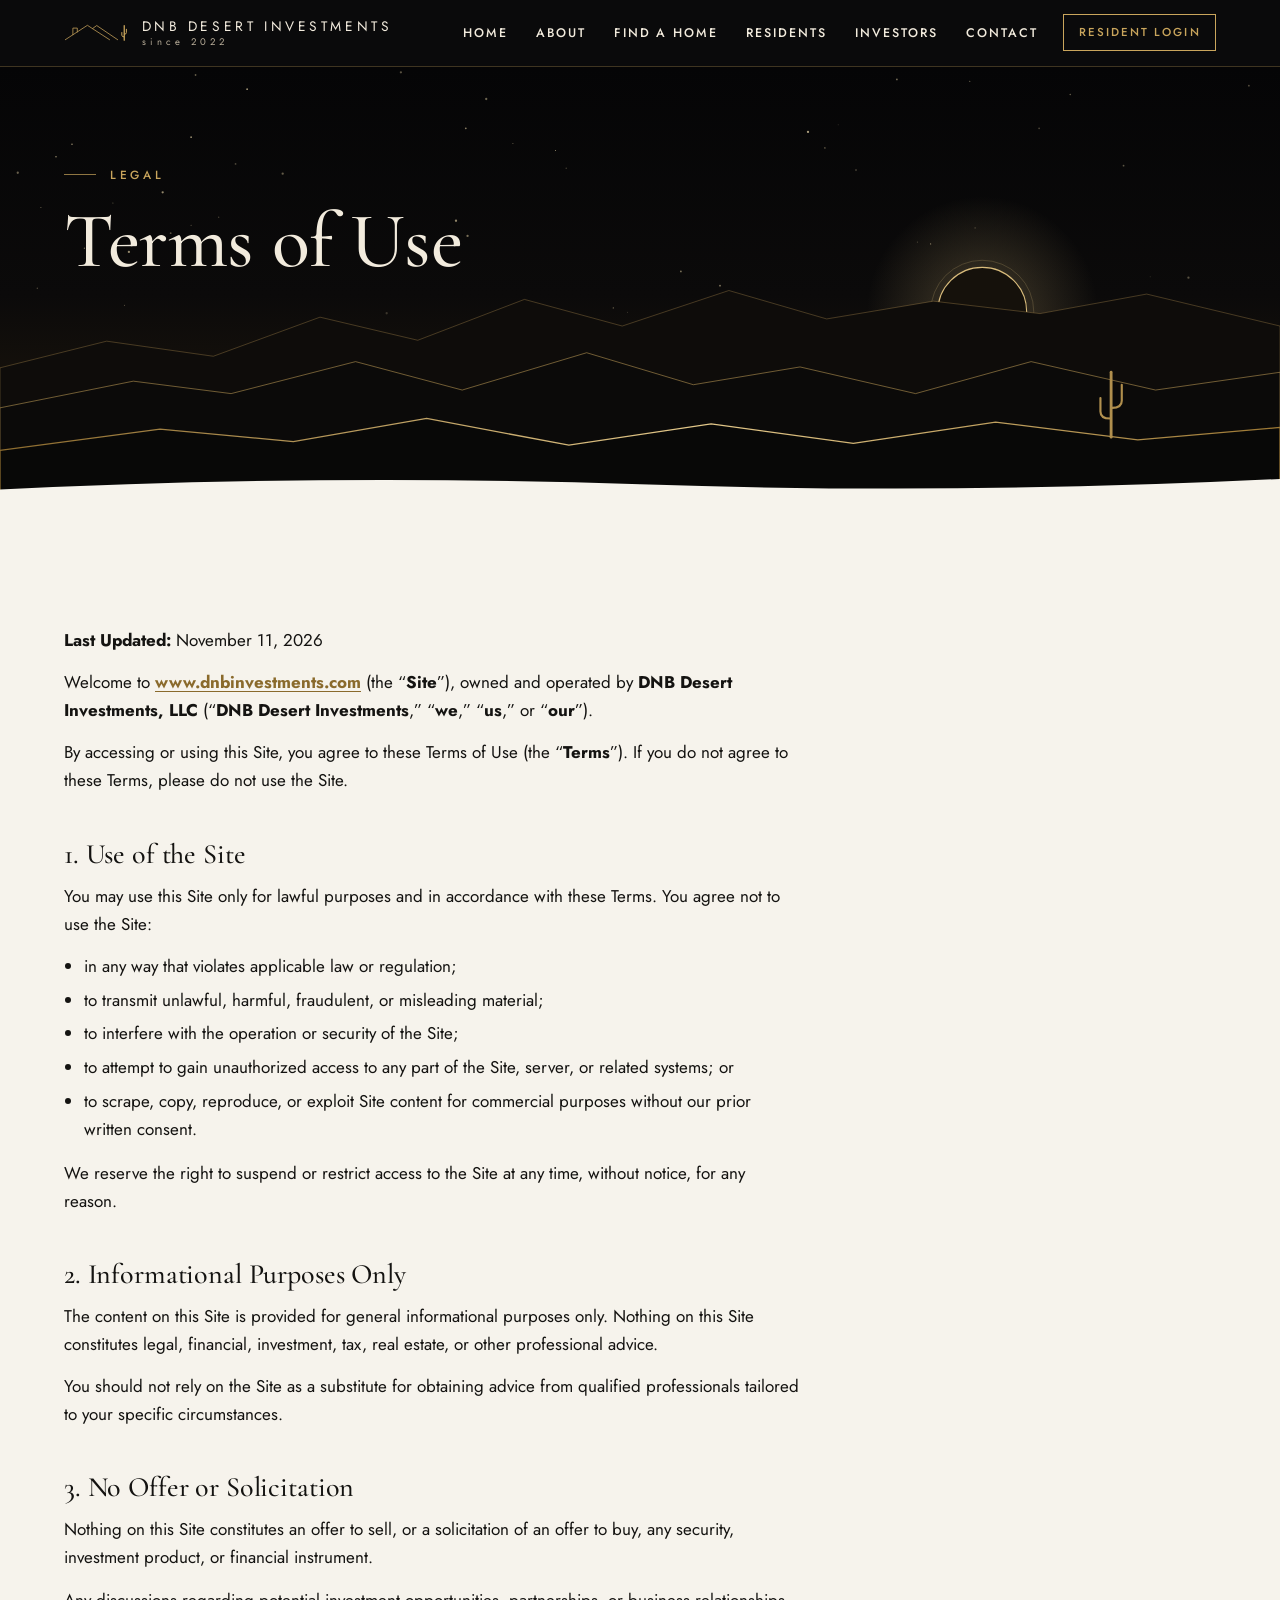
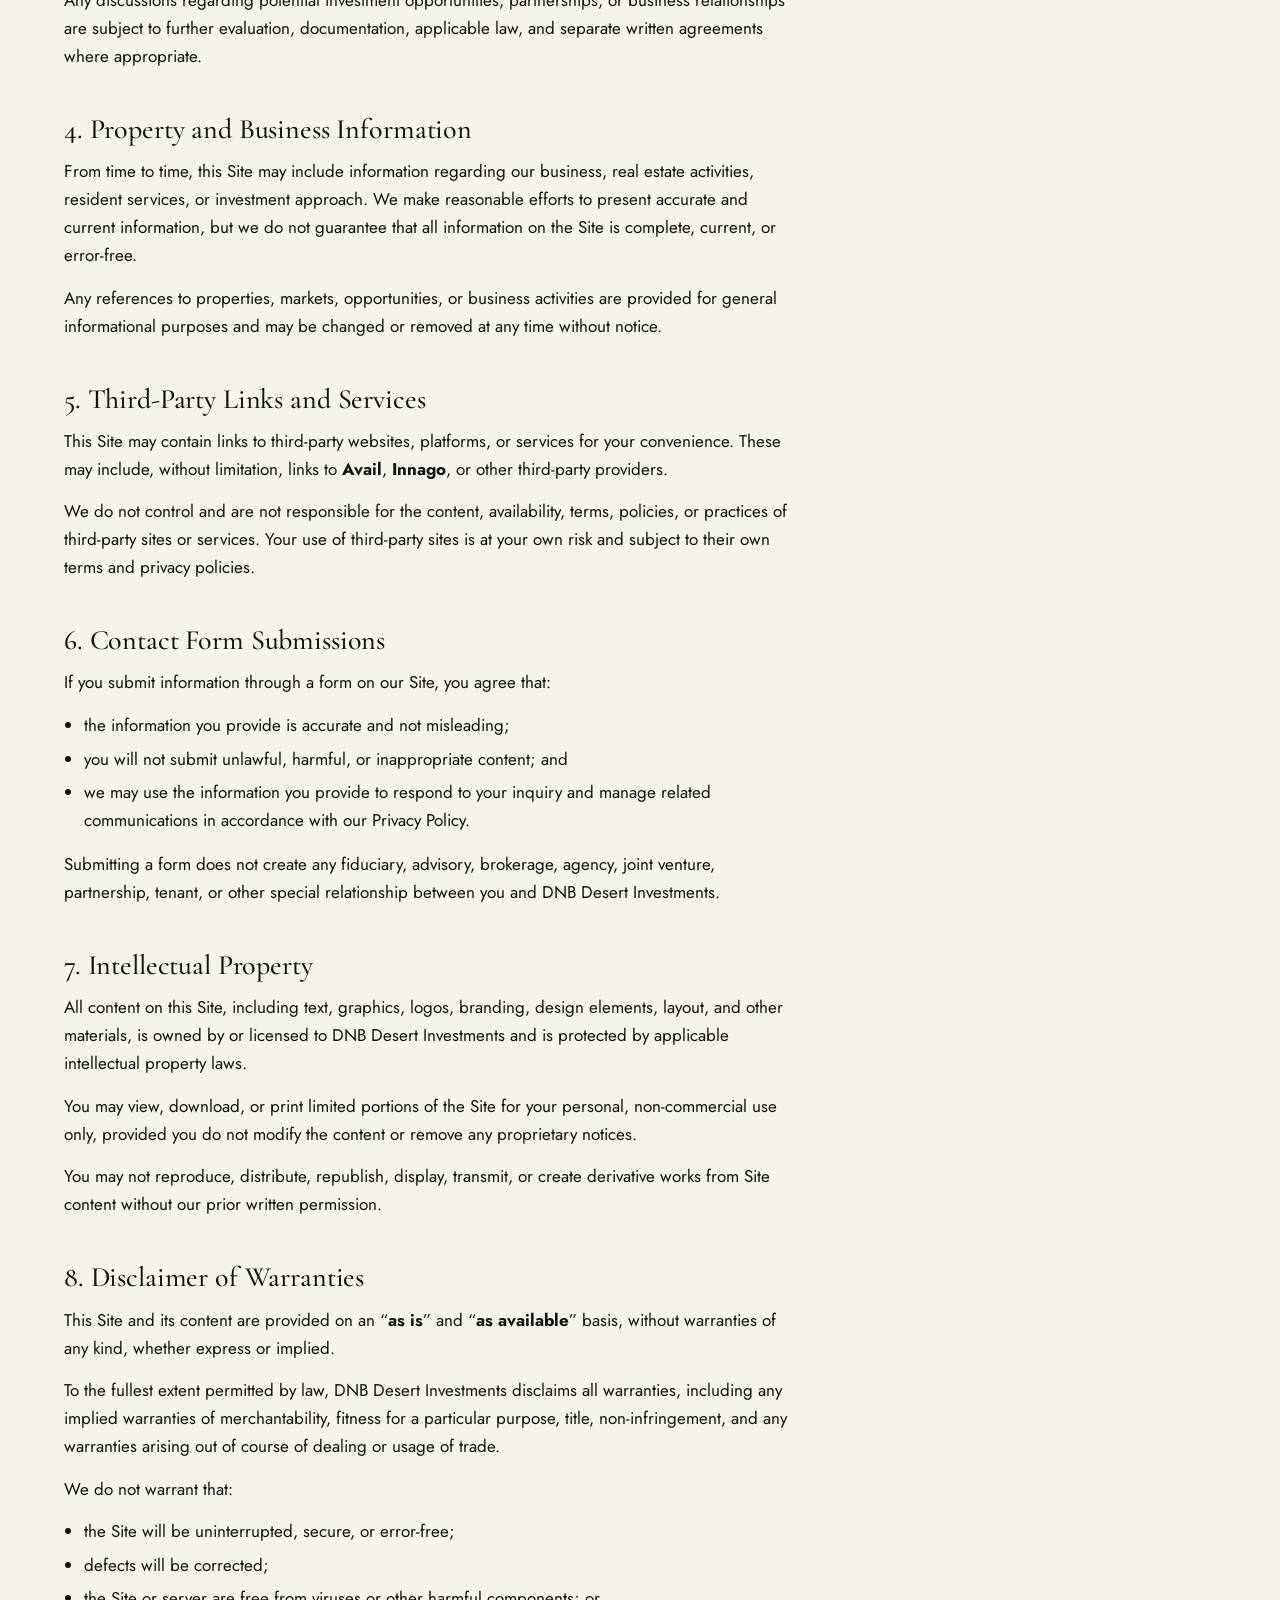
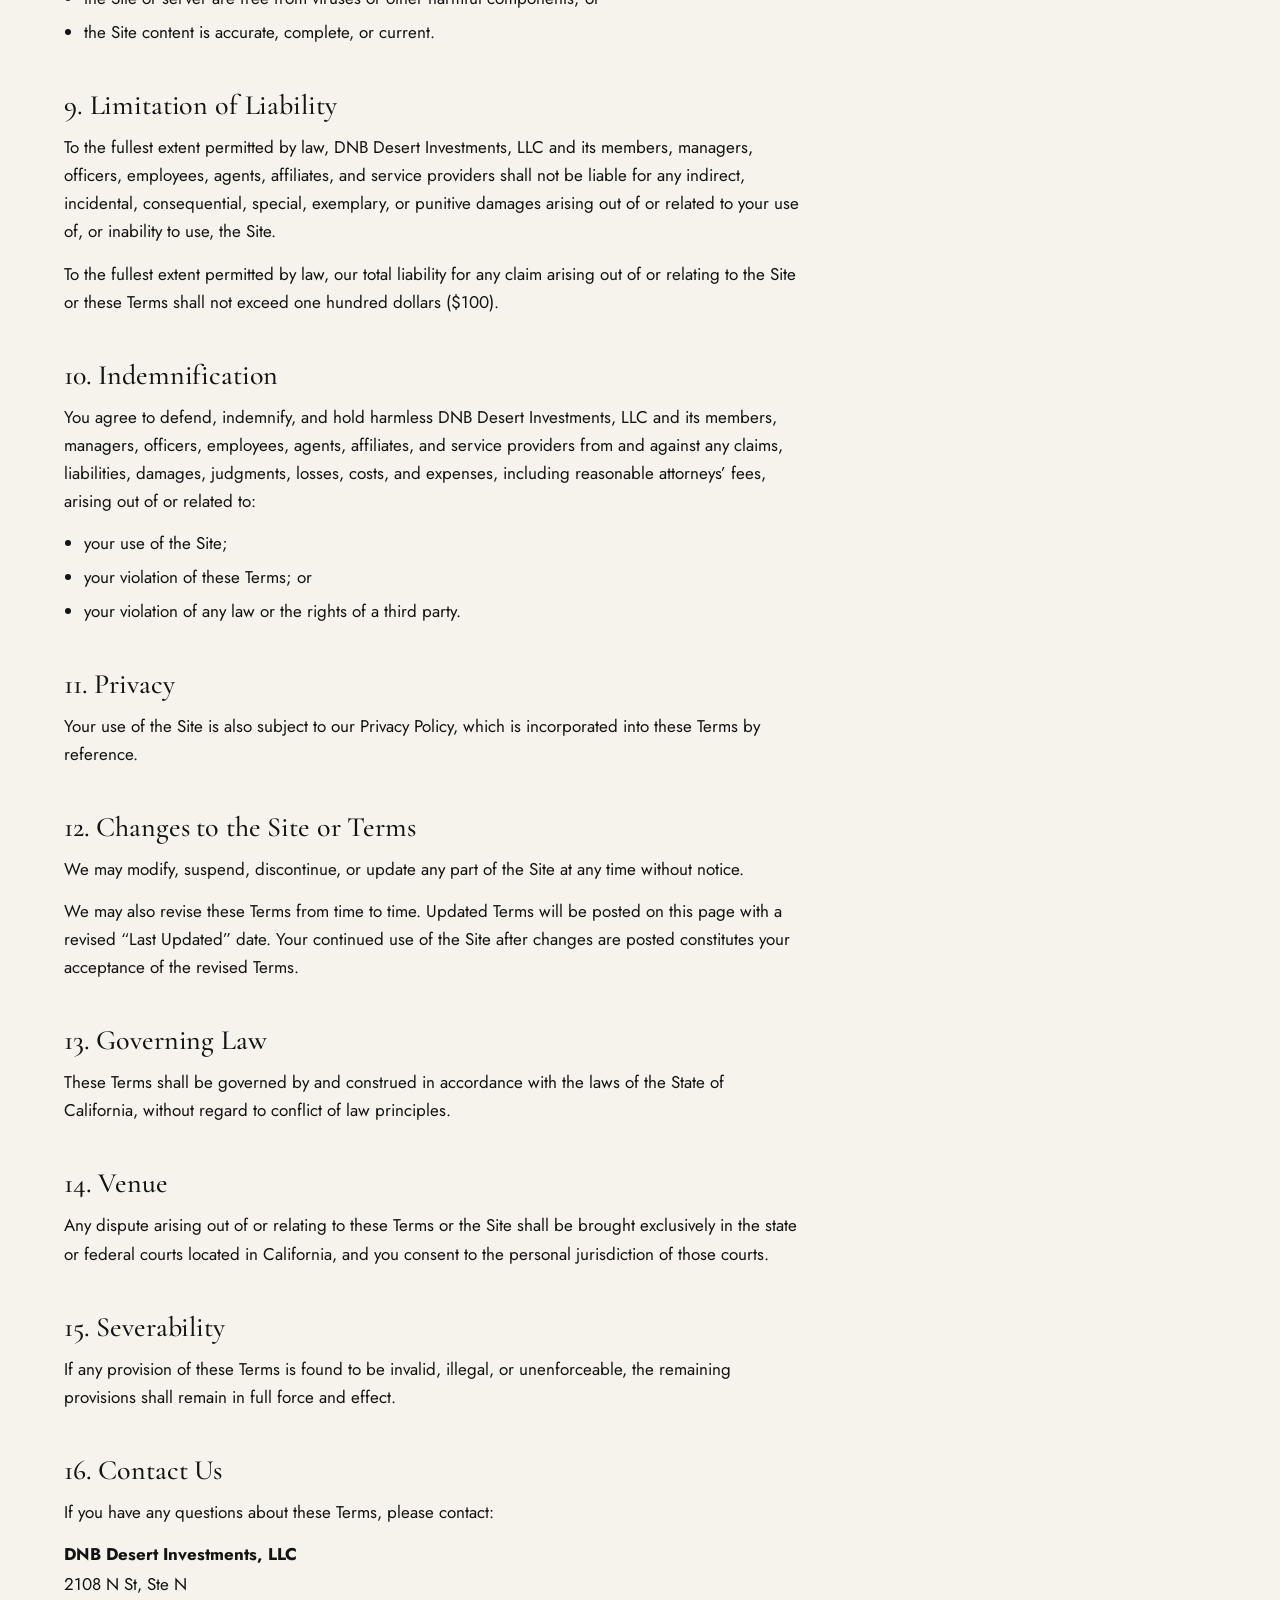
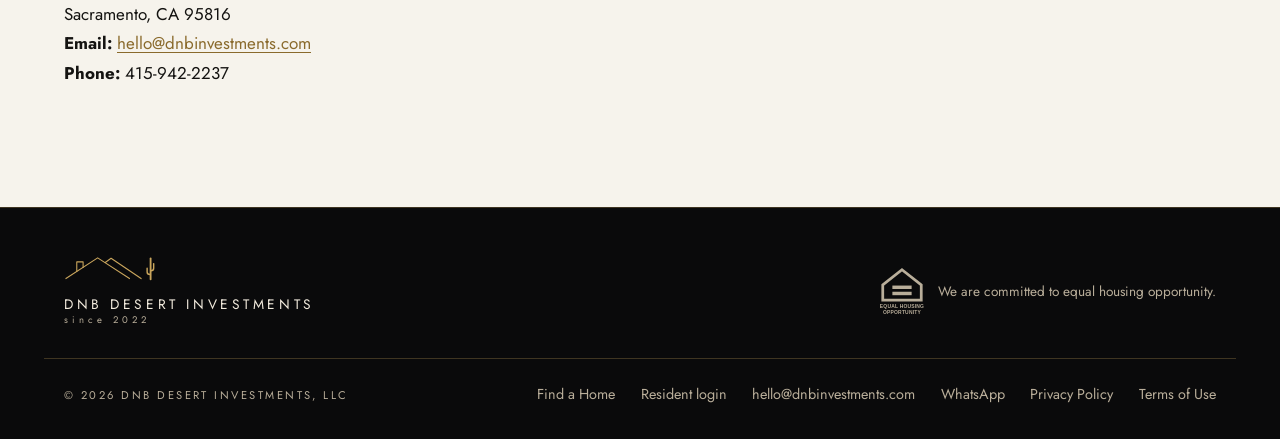
<file: terms-of-use.html>
<!doctype html>
<html lang="en" data-portal-switch="2027-01-01" data-portal-next-name="Innago" data-portal-next-url="https://my.innago.com">
<head>
<meta charset="utf-8">
<meta name="viewport" content="width=device-width, initial-scale=1, viewport-fit=cover">
<title>Terms of Use | DNB Desert Investments</title>
<meta name="claude:viewport-fit-sides" content="cover">
<meta name="description" content="Terms of Use for www.dnbinvestments.com.">
<link rel="canonical" href="https://www.dnbinvestments.com/terms-of-use">
<meta property="og:site_name" content="DNB Desert Investments">
<meta property="og:title" content="Terms of Use | DNB Desert Investments">
<meta property="og:description" content="Terms of Use for www.dnbinvestments.com.">
<meta property="og:url" content="https://www.dnbinvestments.com/terms-of-use">
<meta property="og:type" content="website">
<meta name="theme-color" content="#0A0A0B">
<link rel="icon" href="/assets/favicon.svg" type="image/svg+xml">
<link rel="preconnect" href="https://fonts.googleapis.com">
<link rel="preconnect" href="https://fonts.gstatic.com" crossorigin>
<link rel="stylesheet" href="https://fonts.googleapis.com/css2?family=Cormorant+Garamond:ital,wght@0,400..600;1,400..600&family=Jost:wght@300..600&display=swap">
<link rel="stylesheet" href="/assets/styles.css">
<script type="application/ld+json">{"@context":"https://schema.org","@type":"Organization","name":"DNB Desert Investments, LLC","url":"https://www.dnbinvestments.com","email":"hello@dnbinvestments.com","description":"Boutique real estate investments and residential rentals."}</script>
</head>
<body>
<a class="skip" href="#main">Skip to content</a>
<header class="site-header">
  <div class="wrap header-row">
    <a class="brand" href="/" aria-label="DNB Desert Investments home">
      <svg class="logo-mark" viewBox="6 6 218 60" fill="none" stroke="currentColor" stroke-linecap="round" stroke-linejoin="round" aria-hidden="true" focusable="false">
  <g stroke-width="2.6"><path d="M10.5 59.5 L85.75 10.5 L161.25 59.5"/><path d="M103.75 21.25 L117.5 11.25 L188.75 59.5"/><path d="M36.25 42.5 V20 H51.25 V33"/></g>
  <path d="M211.25 61 V12" stroke-width="4.4"/>
  <g stroke-width="3.4"><path d="M203 35 V44 Q203 50 210 50"/><path d="M218.5 24 V35 Q218.5 41 212 41"/></g>
</svg>
      <span class="brand-name">DNB Desert Investments<small>since 2022</small></span>
    </a>
    <div class="header-actions">
    <nav class="nav-desktop" aria-label="Main"><ul class="nav-list"><li><a href="/">Home</a></li><li><a href="/about">About</a></li><li><a href="/find-a-home">Find a Home</a></li><li><a href="/residents">Residents</a></li><li><a href="/investment-opportunities">Investors</a></li><li><a href="/contact">Contact</a></li></ul></nav>
    <a class="btn-login" href="https://www.avail.co/login" rel="noopener" data-portal-link><span class="long">Resident login</span><span class="short">Login</span></a>
    <details class="nav-mobile">
      <summary>Menu</summary>
      <nav aria-label="Main"><ul class="nav-list"><li><a href="/">Home</a></li><li><a href="/about">About</a></li><li><a href="/find-a-home">Find a Home</a></li><li><a href="/residents">Residents</a></li><li><a href="/investment-opportunities">Investors</a></li><li><a href="/contact">Contact</a></li></ul></nav>
    </details>
    </div>
  </div>
</header>
<main id="main">
<section class="page-head on-night">
  <svg class="hero-sky" viewBox="0 0 1440 600" preserveAspectRatio="xMidYMin slice" aria-hidden="true" focusable="false"><circle cx="766" cy="230" r="1.0" fill="#E8D6A8" opacity="0.52"/><circle cx="746" cy="360" r="1.3" fill="#E8D6A8" opacity="0.58"/><circle cx="451" cy="6" r="1.3" fill="#E8D6A8" opacity="0.37"/><circle cx="900" cy="286" r="0.6" fill="#E8D6A8" opacity="0.65"/><circle cx="1405" cy="21" r="1.0" fill="#E8D6A8" opacity="0.36"/><circle cx="1382" cy="483" r="1.0" fill="#E8D6A8" opacity="0.44"/><circle cx="20" cy="119" r="1.3" fill="#E8D6A8" opacity="0.43"/><circle cx="980" cy="352" r="1.3" fill="#E8D6A8" opacity="0.55"/><circle cx="652" cy="480" r="1.0" fill="#E8D6A8" opacity="0.44"/><circle cx="369" cy="490" r="1.3" fill="#E8D6A8" opacity="0.27"/><circle cx="1009" cy="14" r="1.0" fill="#E8D6A8" opacity="0.50"/><circle cx="406" cy="399" r="0.8" fill="#E8D6A8" opacity="0.72"/><circle cx="145" cy="208" r="1.3" fill="#E8D6A8" opacity="0.63"/><circle cx="183" cy="141" r="1.3" fill="#E8D6A8" opacity="0.62"/><circle cx="150" cy="468" r="0.6" fill="#E8D6A8" opacity="0.46"/><circle cx="577" cy="86" r="0.6" fill="#E8D6A8" opacity="0.44"/><circle cx="1169" cy="69" r="1.0" fill="#E8D6A8" opacity="0.31"/><circle cx="788" cy="447" r="1.0" fill="#E8D6A8" opacity="0.35"/><circle cx="922" cy="481" r="1.3" fill="#E8D6A8" opacity="0.47"/><circle cx="575" cy="444" r="0.8" fill="#E8D6A8" opacity="0.50"/><circle cx="637" cy="114" r="0.8" fill="#E8D6A8" opacity="0.28"/><circle cx="1032" cy="197" r="0.6" fill="#E8D6A8" opacity="0.33"/><circle cx="1012" cy="294" r="0.8" fill="#E8D6A8" opacity="0.66"/><circle cx="419" cy="463" r="0.6" fill="#E8D6A8" opacity="0.63"/><circle cx="265" cy="109" r="1.0" fill="#E8D6A8" opacity="0.31"/><circle cx="220" cy="9" r="1.0" fill="#E8D6A8" opacity="0.42"/><circle cx="984" cy="349" r="1.3" fill="#E8D6A8" opacity="0.62"/><circle cx="81" cy="87" r="0.8" fill="#E8D6A8" opacity="0.70"/><circle cx="215" cy="79" r="1.0" fill="#E8D6A8" opacity="0.65"/><circle cx="1217" cy="442" r="1.0" fill="#E8D6A8" opacity="0.64"/><circle cx="63" cy="101" r="0.8" fill="#E8D6A8" opacity="0.69"/><circle cx="990" cy="466" r="1.3" fill="#E8D6A8" opacity="0.47"/><circle cx="42" cy="249" r="0.8" fill="#E8D6A8" opacity="0.31"/><circle cx="305" cy="495" r="1.0" fill="#E8D6A8" opacity="0.59"/><circle cx="457" cy="368" r="1.0" fill="#E8D6A8" opacity="0.58"/><circle cx="200" cy="509" r="0.6" fill="#E8D6A8" opacity="0.69"/><circle cx="750" cy="504" r="1.3" fill="#E8D6A8" opacity="0.64"/><circle cx="1090" cy="455" r="1.0" fill="#E8D6A8" opacity="0.23"/><circle cx="963" cy="116" r="1.3" fill="#E8D6A8" opacity="0.21"/><circle cx="943" cy="65" r="0.6" fill="#E8D6A8" opacity="0.21"/><circle cx="671" cy="475" r="0.8" fill="#E8D6A8" opacity="0.65"/><circle cx="1389" cy="387" r="1.3" fill="#E8D6A8" opacity="0.23"/><circle cx="370" cy="461" r="0.6" fill="#E8D6A8" opacity="0.27"/><circle cx="1264" cy="111" r="1.0" fill="#E8D6A8" opacity="0.38"/><circle cx="625" cy="94" r="0.6" fill="#E8D6A8" opacity="0.67"/><circle cx="1294" cy="477" r="1.0" fill="#E8D6A8" opacity="0.45"/><circle cx="788" cy="346" r="1.3" fill="#E8D6A8" opacity="0.72"/><circle cx="1091" cy="16" r="0.6" fill="#E8D6A8" opacity="0.63"/><circle cx="526" cy="190" r="1.3" fill="#E8D6A8" opacity="0.50"/><circle cx="513" cy="173" r="1.3" fill="#E8D6A8" opacity="0.61"/><circle cx="962" cy="434" r="0.8" fill="#E8D6A8" opacity="0.36"/><circle cx="192" cy="187" r="1.0" fill="#E8D6A8" opacity="0.36"/><circle cx="46" cy="158" r="0.6" fill="#E8D6A8" opacity="0.49"/><circle cx="524" cy="69" r="1.0" fill="#E8D6A8" opacity="0.58"/><circle cx="1204" cy="31" r="0.8" fill="#E8D6A8" opacity="0.46"/><circle cx="909" cy="73" r="1.3" fill="#E8D6A8" opacity="0.73"/><circle cx="435" cy="277" r="1.3" fill="#E8D6A8" opacity="0.21"/><circle cx="140" cy="268" r="0.6" fill="#E8D6A8" opacity="0.44"/><circle cx="1150" cy="345" r="0.6" fill="#E8D6A8" opacity="0.32"/><circle cx="1337" cy="237" r="1.3" fill="#E8D6A8" opacity="0.35"/><circle cx="1294" cy="236" r="0.6" fill="#E8D6A8" opacity="0.20"/><circle cx="95" cy="204" r="0.8" fill="#E8D6A8" opacity="0.47"/><circle cx="690" cy="271" r="0.8" fill="#E8D6A8" opacity="0.45"/><circle cx="278" cy="25" r="1.0" fill="#E8D6A8" opacity="0.70"/><circle cx="874" cy="503" r="1.0" fill="#E8D6A8" opacity="0.57"/><circle cx="318" cy="120" r="1.3" fill="#E8D6A8" opacity="0.41"/><circle cx="149" cy="504" r="0.6" fill="#E8D6A8" opacity="0.68"/><circle cx="928" cy="91" r="0.8" fill="#E8D6A8" opacity="0.59"/><circle cx="127" cy="153" r="0.6" fill="#E8D6A8" opacity="0.43"/><circle cx="215" cy="178" r="0.6" fill="#E8D6A8" opacity="0.45"/><circle cx="798" cy="286" r="1.3" fill="#E8D6A8" opacity="0.35"/><circle cx="1097" cy="181" r="0.6" fill="#E8D6A8" opacity="0.42"/><circle cx="810" cy="246" r="1.0" fill="#E8D6A8" opacity="0.54"/><circle cx="246" cy="169" r="0.8" fill="#E8D6A8" opacity="0.27"/><circle cx="1047" cy="199" r="0.6" fill="#E8D6A8" opacity="0.67"/><circle cx="534" cy="496" r="0.6" fill="#E8D6A8" opacity="0.67"/><circle cx="753" cy="332" r="0.6" fill="#E8D6A8" opacity="0.46"/><circle cx="706" cy="276" r="0.6" fill="#E8D6A8" opacity="0.25"/><circle cx="1335" cy="459" r="1.3" fill="#E8D6A8" opacity="0.41"/><circle cx="547" cy="36" r="1.3" fill="#E8D6A8" opacity="0.46"/></svg>
<svg class="hero-land" viewBox="0 0 1440 300" preserveAspectRatio="xMaxYMax slice" aria-hidden="true" focusable="false">
  <defs>
    <radialGradient id="halo" cx="0.5" cy="0.5" r="0.5">
      <stop offset="0" stop-color="#E7C987" stop-opacity="0.26"/>
      <stop offset="1" stop-color="#E7C987" stop-opacity="0"/>
    </radialGradient>
    <linearGradient id="goldline" gradientUnits="userSpaceOnUse" x1="0" y1="0" x2="1440" y2="0">
      <stop offset="0" stop-color="#8C6B2E"/><stop offset="0.55" stop-color="#E3C88A"/><stop offset="1" stop-color="#9C7834"/>
    </linearGradient>
  </defs>
  <circle cx="1105" cy="62" r="130" fill="url(#halo)"/>
  <circle cx="1105" cy="62" r="50" fill="#15110B" stroke="#D9BC7C" stroke-width="1.2"/>
  <circle cx="1105" cy="62" r="58" fill="none" stroke="#D9BC7C" stroke-width="0.6" opacity="0.4"/>
  <path d="M0 125 L120 95 L240 112 L360 68 L470 94 L590 48 L700 78 L820 38 L930 70 L1050 50 L1170 64 L1290 42 L1440 78 V300 H0Z" fill="#0E0C0A" stroke="#C9A55C" stroke-opacity="0.35" stroke-width="1"/>
  <path d="M0 170 L150 140 L260 154 L400 118 L520 150 L660 108 L780 144 L900 124 L1030 154 L1160 118 L1300 150 L1440 130 V300 H0Z" fill="#0B0A09" stroke="#C9A55C" stroke-opacity="0.6" stroke-width="1"/>
  <path d="M0 218 L180 194 L330 208 L480 182 L640 212 L800 188 L960 210 L1120 186 L1280 206 L1440 192 V300 H0Z" fill="#080807" stroke="url(#goldline)" stroke-width="1.4"/>
  <g fill="none" stroke="url(#goldline)" stroke-linecap="round">
    <path d="M1250 203 V130" stroke-width="3.2"/>
    <path d="M1238 159 V174 Q1238 182 1249 182" stroke-width="2.4"/>
    <path d="M1262 144 V162 Q1262 170 1251 170" stroke-width="2.4"/>
  </g>
  <path d="M0 262 Q360 244 720 256 T1440 250 V300 H0Z" style="fill:var(--bg)"/>
</svg>
  <div class="wrap">
    <span class="label">Legal</span>
    <h1>Terms of Use</h1>
    
  </div>
</section>
<section class="section"><div class="wrap"><article class="legal">
<p><strong>Last Updated:</strong> November 11, 2026</p>
<p>Welcome to <a href="https://www.dnbinvestments.com/"><strong>www.dnbinvestments.com</strong></a> (the “<strong>Site</strong>”), owned and operated by <strong>DNB Desert Investments, LLC</strong> (“<strong>DNB Desert Investments</strong>,” “<strong>we</strong>,” “<strong>us</strong>,” or “<strong>our</strong>”).</p>
<p>By accessing or using this Site, you agree to these Terms of Use (the “<strong>Terms</strong>”). If you do not agree to these Terms, please do not use the Site.</p>
<h2>1. Use of the Site</h2>
<p>You may use this Site only for lawful purposes and in accordance with these Terms. You agree not to use the Site:</p>
<ul>
<li>
<p>in any way that violates applicable law or regulation;</p></li>
<li>
<p>to transmit unlawful, harmful, fraudulent, or misleading material;</p></li>
<li>
<p>to interfere with the operation or security of the Site;</p></li>
<li>
<p>to attempt to gain unauthorized access to any part of the Site, server, or related systems; or</p></li>
<li>
<p>to scrape, copy, reproduce, or exploit Site content for commercial purposes without our prior written consent.</p></li></ul>
<p>We reserve the right to suspend or restrict access to the Site at any time, without notice, for any reason.</p>
<h2>2. Informational Purposes Only</h2>
<p>The content on this Site is provided for general informational purposes only. Nothing on this Site constitutes legal, financial, investment, tax, real estate, or other professional advice.</p>
<p>You should not rely on the Site as a substitute for obtaining advice from qualified professionals tailored to your specific circumstances.</p>
<h2>3. No Offer or Solicitation</h2>
<p>Nothing on this Site constitutes an offer to sell, or a solicitation of an offer to buy, any security, investment product, or financial instrument.</p>
<p>Any discussions regarding potential investment opportunities, partnerships, or business relationships are subject to further evaluation, documentation, applicable law, and separate written agreements where appropriate.</p>
<h2>4. Property and Business Information</h2>
<p>From time to time, this Site may include information regarding our business, real estate activities, resident services, or investment approach. We make reasonable efforts to present accurate and current information, but we do not guarantee that all information on the Site is complete, current, or error-free.</p>
<p>Any references to properties, markets, opportunities, or business activities are provided for general informational purposes and may be changed or removed at any time without notice.</p>
<h2>5. Third-Party Links and Services</h2>
<p>This Site may contain links to third-party websites, platforms, or services for your convenience. These may include, without limitation, links to <strong>Avail</strong>, <strong>Innago</strong>, or other third-party providers.</p>
<p>We do not control and are not responsible for the content, availability, terms, policies, or practices of third-party sites or services. Your use of third-party sites is at your own risk and subject to their own terms and privacy policies.</p>
<h2>6. Contact Form Submissions</h2>
<p>If you submit information through a form on our Site, you agree that:</p>
<ul>
<li>
<p>the information you provide is accurate and not misleading;</p></li>
<li>
<p>you will not submit unlawful, harmful, or inappropriate content; and</p></li>
<li>
<p>we may use the information you provide to respond to your inquiry and manage related communications in accordance with our Privacy Policy.</p></li></ul>
<p>Submitting a form does not create any fiduciary, advisory, brokerage, agency, joint venture, partnership, tenant, or other special relationship between you and DNB Desert Investments.</p>
<h2>7. Intellectual Property</h2>
<p>All content on this Site, including text, graphics, logos, branding, design elements, layout, and other materials, is owned by or licensed to DNB Desert Investments and is protected by applicable intellectual property laws.</p>
<p>You may view, download, or print limited portions of the Site for your personal, non-commercial use only, provided you do not modify the content or remove any proprietary notices.</p>
<p>You may not reproduce, distribute, republish, display, transmit, or create derivative works from Site content without our prior written permission.</p>
<h2>8. Disclaimer of Warranties</h2>
<p>This Site and its content are provided on an “<strong>as is</strong>” and “<strong>as available</strong>” basis, without warranties of any kind, whether express or implied.</p>
<p>To the fullest extent permitted by law, DNB Desert Investments disclaims all warranties, including any implied warranties of merchantability, fitness for a particular purpose, title, non-infringement, and any warranties arising out of course of dealing or usage of trade.</p>
<p>We do not warrant that:</p>
<ul>
<li>
<p>the Site will be uninterrupted, secure, or error-free;</p></li>
<li>
<p>defects will be corrected;</p></li>
<li>
<p>the Site or server are free from viruses or other harmful components; or</p></li>
<li>
<p>the Site content is accurate, complete, or current.</p></li></ul>
<h2>9. Limitation of Liability</h2>
<p>To the fullest extent permitted by law, DNB Desert Investments, LLC and its members, managers, officers, employees, agents, affiliates, and service providers shall not be liable for any indirect, incidental, consequential, special, exemplary, or punitive damages arising out of or related to your use of, or inability to use, the Site.</p>
<p>To the fullest extent permitted by law, our total liability for any claim arising out of or relating to the Site or these Terms shall not exceed one hundred dollars ($100).</p>
<h2>10. Indemnification</h2>
<p>You agree to defend, indemnify, and hold harmless DNB Desert Investments, LLC and its members, managers, officers, employees, agents, affiliates, and service providers from and against any claims, liabilities, damages, judgments, losses, costs, and expenses, including reasonable attorneys’ fees, arising out of or related to:</p>
<ul>
<li>
<p>your use of the Site;</p></li>
<li>
<p>your violation of these Terms; or</p></li>
<li>
<p>your violation of any law or the rights of a third party.</p></li></ul>
<h2>11. Privacy</h2>
<p>Your use of the Site is also subject to our Privacy Policy, which is incorporated into these Terms by reference.</p>
<h2>12. Changes to the Site or Terms</h2>
<p>We may modify, suspend, discontinue, or update any part of the Site at any time without notice.</p>
<p>We may also revise these Terms from time to time. Updated Terms will be posted on this page with a revised “Last Updated” date. Your continued use of the Site after changes are posted constitutes your acceptance of the revised Terms.</p>
<h2>13. Governing Law</h2>
<p>These Terms shall be governed by and construed in accordance with the laws of the State of California, without regard to conflict of law principles.</p>
<h2>14. Venue</h2>
<p>Any dispute arising out of or relating to these Terms or the Site shall be brought exclusively in the state or federal courts located in California, and you consent to the personal jurisdiction of those courts.</p>
<h2>15. Severability</h2>
<p>If any provision of these Terms is found to be invalid, illegal, or unenforceable, the remaining provisions shall remain in full force and effect.</p>
<h2>16. Contact Us</h2>
<p>If you have any questions about these Terms, please contact:</p>
<address><strong>DNB Desert Investments, LLC</strong><br>2108 N St, Ste N<br>Sacramento, CA 95816<br><strong>Email:</strong> <a href="mailto:hello@dnbinvestments.com">hello@dnbinvestments.com</a><br><strong>Phone:</strong> 415-942-2237</address></article></div></section>
</main>
<footer class="site-footer">
  <div class="wrap footer-top">
    <a class="footer-brand" href="/" aria-label="DNB Desert Investments home"><svg class="logo-mark" viewBox="6 6 218 60" fill="none" stroke="currentColor" stroke-linecap="round" stroke-linejoin="round" aria-hidden="true" focusable="false">
  <g stroke-width="2.6"><path d="M10.5 59.5 L85.75 10.5 L161.25 59.5"/><path d="M103.75 21.25 L117.5 11.25 L188.75 59.5"/><path d="M36.25 42.5 V20 H51.25 V33"/></g>
  <path d="M211.25 61 V12" stroke-width="4.4"/>
  <g stroke-width="3.4"><path d="M203 35 V44 Q203 50 210 50"/><path d="M218.5 24 V35 Q218.5 41 212 41"/></g>
</svg><span class="brand-name">DNB Desert Investments<small>since 2022</small></span></a>
    <div class="footer-eho"><svg class="eho" viewBox="0 0 64 72" role="img" aria-label="Equal Housing Opportunity">
  <path d="M32 4 L60 26 V48 H4 V26 Z" fill="none" stroke="currentColor" stroke-width="4" stroke-linejoin="miter"/>
  <rect x="18" y="27" width="28" height="5" fill="currentColor"/><rect x="18" y="36" width="28" height="5" fill="currentColor"/>
  <text x="32" y="60" text-anchor="middle" font-family="Arial, sans-serif" font-size="7.2" font-weight="700" fill="currentColor" letter-spacing=".3">EQUAL HOUSING</text>
  <text x="32" y="69" text-anchor="middle" font-family="Arial, sans-serif" font-size="7.2" font-weight="700" fill="currentColor" letter-spacing=".3">OPPORTUNITY</text>
</svg><p>We are committed to equal housing opportunity.</p></div>
  </div>
  <div class="wrap footer-row">
    <span class="copyright">© <span data-year>2026</span> DNB DESERT INVESTMENTS, LLC</span>
    <ul class="footer-links">
      <li><a href="/find-a-home">Find a Home</a></li>
      <li><a href="https://www.avail.co/login" rel="noopener" data-portal-link>Resident login</a></li>
      <li><a href="mailto:hello@dnbinvestments.com">hello@dnbinvestments.com</a></li>
      <li><a href="https://wa.me/14159422237" rel="noopener">WhatsApp</a></li>
      <li><a href="/privacy">Privacy Policy</a></li>
      <li><a href="/terms-of-use">Terms of Use</a></li>
    </ul>
  </div>
</footer>
<script src="/assets/site.js" defer></script>
</body>
</html>
</file>
<file: assets/styles.css>
/* DNB Desert Investments — site styles
   Layout: one centered 72rem column. Brand surfaces (header, hero, page heads, contact band, footer)
   are always night-black with gold line work; reading sections are alabaster in light mode, near-black in dark.
   Palette: obsidian, champagne gold, alabaster, warm ivory text. */
:root {
  /* brand surfaces — same in both themes */
  --night: #0A0A0B;
  --night-2: #121212;
  --gold: #C9A55C;          /* champagne gold on black */
  --gold-soft: #E3CB94;
  --ivory: #F2EBDD;
  --ivory-muted: #B9AE9A;
  --night-line: rgb(201 165 92 / 0.28);

  /* reading surfaces — light */
  --bg: #F6F3EC;            /* alabaster */
  --surface: #FFFFFF;
  --fg: #141311;
  --muted: #5F5A51;
  --line: #E1DACB;
  --accent: #8A6A2C;        /* deep gold: readable on alabaster */
  --ok: #2F6B45;
  --err: #A33A2A;

  --font-display: "Cormorant Garamond", "Cormorant", Garamond, "Times New Roman", serif;
  --font-body: "Jost", "Futura", "Century Gothic", "Segoe UI", system-ui, sans-serif;

  --step--1: 0.875rem;
  --step-0: 1.0625rem;
  --step-1: 1.3rem;
  --step-2: 1.75rem;
  --step-3: clamp(2.2rem, 1.6rem + 2.4vw, 3.1rem);
  --step-4: clamp(2.7rem, 1.6rem + 4.6vw, 4.9rem);

  --wrap: 72rem;
  --gutter-l: max(20px, env(safe-area-inset-left, 0px));
  --gutter-r: max(20px, env(safe-area-inset-right, 0px));
  color-scheme: light;
}
@media (prefers-color-scheme: dark) {
  :root:not([data-theme="light"]) {
    --bg: #0E0E0F; --surface: #161615; --fg: #EFE8DA; --muted: #A79F90; --line: #2A2722;
    --accent: #D4B470; --ok: #7CC796; --err: #F08B78;
    color-scheme: dark;
  }
}
:root[data-theme="dark"] {
  --bg: #0E0E0F; --surface: #161615; --fg: #EFE8DA; --muted: #A79F90; --line: #2A2722;
  --accent: #D4B470; --ok: #7CC796; --err: #F08B78;
  color-scheme: dark;
}

*, *::before, *::after { box-sizing: border-box; }
html { -webkit-text-size-adjust: 100%; }
body {
  margin: 0;
  background: var(--bg);
  color: var(--fg);
  font-family: var(--font-body);
  font-size: var(--step-0);
  font-weight: 400;
  line-height: 1.65;
  text-rendering: optimizeLegibility;
  -webkit-font-smoothing: antialiased;
}
img, svg { max-width: 100%; }
a { color: var(--accent); text-underline-offset: 0.2em; text-decoration-thickness: 1px; }
a:hover { text-decoration-thickness: 2px; }
:focus-visible { outline: 2px solid var(--gold); outline-offset: 3px; }
h1, h2, h3, h4 {
  font-family: var(--font-display);
  font-weight: 500;
  line-height: 1.08;
  letter-spacing: -0.005em;
  text-wrap: balance;
  margin: 0;
}
h1 em, h2 em { font-style: italic; color: var(--accent); }
p { margin: 0; }
.wrap {
  max-width: calc(var(--wrap) + 40px);
  margin-inline: auto;
  padding-left: var(--gutter-l);
  padding-right: var(--gutter-r);
}
.skip {
  position: absolute; left: -9999px; top: 0;
  background: var(--gold); color: var(--night); padding: 0.6rem 1rem; z-index: 50;
}
.skip:focus { left: 1rem; top: 1rem; }

/* Tracked small caps labels, as in the wordmark */
.label {
  font-family: var(--font-body);
  font-size: 0.74rem;
  font-weight: 500;
  letter-spacing: 0.3em;
  text-transform: uppercase;
  color: var(--accent);
  display: inline-flex; align-items: center; gap: 0.9rem;
}
.label::before { content: ""; width: 2rem; height: 1px; background: currentColor; opacity: 0.7; }

/* ---------- Header (always night) ---------- */
.site-header {
  position: sticky;
  top: env(safe-area-inset-top, 0px);
  z-index: 20;
  background: var(--night);
  border-bottom: 1px solid var(--night-line);
  color: var(--ivory);
}
body::before {
  content: ""; position: fixed; inset: 0 0 auto; height: env(safe-area-inset-top, 0px);
  z-index: 21; background: var(--night);
}
.header-row {
  display: flex; align-items: center; justify-content: space-between; gap: 1rem;
  padding-block: 0.9rem;
}
.brand {
  display: inline-flex; align-items: center; gap: 0.85rem;
  color: var(--ivory); text-decoration: none;
}
.brand .logo-mark { width: 64px; height: auto; flex: none; color: var(--gold); }
.brand-name {
  font-family: var(--font-body);
  font-weight: 400;
  font-size: 0.86rem;
  letter-spacing: 0.26em;
  line-height: 1.2;
  text-transform: uppercase;
  white-space: nowrap;
}
.brand-name small {
  display: block; margin-top: 0.15rem; font-size: 0.6rem; letter-spacing: 0.42em; color: var(--ivory-muted); text-transform: lowercase;
}
.nav-list { display: flex; gap: 0.15rem; list-style: none; margin: 0; padding: 0; }
.nav-list a {
  display: block; padding: 0.5rem 0.8rem;
  color: var(--ivory); text-decoration: none;
  font-size: 0.78rem; font-weight: 500; letter-spacing: 0.16em; text-transform: uppercase;
}
.nav-list a:hover { color: var(--gold-soft); }
.nav-list a[aria-current="page"] { color: var(--gold); box-shadow: inset 0 -1px 0 var(--gold); }
.nav-mobile { display: none; position: relative; }
.nav-mobile summary {
  list-style: none; cursor: pointer; padding: 0.5rem 0.9rem; border: 1px solid var(--night-line);
  font-size: 0.74rem; font-weight: 500; letter-spacing: 0.22em; text-transform: uppercase; color: var(--gold);
}
.nav-mobile summary::-webkit-details-marker { display: none; }
.nav-mobile .nav-list {
  position: absolute; right: 0; top: calc(100% + 0.6rem); flex-direction: column;
  min-width: 16rem; background: var(--night-2); border: 1px solid var(--night-line); padding: 0.5rem;
  box-shadow: 0 20px 40px rgb(0 0 0 / 0.4);
}
.nav-mobile .nav-list a { padding: 0.75rem 0.8rem; }
@media (max-width: 1060px) {
  .nav-desktop { display: none; }
  .nav-mobile { display: block; }
}
@media (max-width: 480px) {
  .brand .logo-mark { width: 48px; }
  .brand-name { font-size: 0.7rem; letter-spacing: 0.2em; }
}

/* ---------- Buttons ---------- */
.btn {
  display: inline-flex; align-items: center; gap: 0.7rem;
  padding: 0.95rem 1.6rem;
  font-family: var(--font-body); font-weight: 500; font-size: 0.78rem; letter-spacing: 0.2em; text-transform: uppercase;
  line-height: 1.2; text-decoration: none; border: 1px solid transparent; border-radius: 0; cursor: pointer;
  transition: background-color 0.2s ease, color 0.2s ease, border-color 0.2s ease;
}
.btn-primary { background: var(--accent); color: var(--bg); border-color: var(--accent); }
.btn-primary:hover { background: transparent; color: var(--accent); }
.btn-ghost { border-color: currentColor; color: inherit; background: transparent; }
.btn-ghost:hover { border-color: var(--gold); color: var(--gold); }
.btn .arrow { transition: transform 0.2s ease; }
.btn:hover .arrow { transform: translateX(4px); }
.btn-row { display: flex; flex-wrap: wrap; gap: 0.9rem; }
/* buttons on night surfaces */
.on-night .btn-primary { background: var(--gold); color: var(--night); border-color: var(--gold); }
.on-night .btn-primary:hover { background: transparent; color: var(--gold); }
.on-night .btn-ghost { color: var(--ivory); border-color: rgb(242 235 221 / 0.45); }

/* ---------- Night hero (home) ---------- */
.hero, .page-head {
  --land: clamp(190px, 25vw, 340px);
  position: relative; color: var(--ivory); overflow: hidden; isolation: isolate;
  background: linear-gradient(180deg, #050506 0%, #0B0A0A 50%, #1A140C 78%, #33250F 100%);
}
.page-head { --land: clamp(150px, 18vw, 250px); }
.hero-sky { position: absolute; inset: 0; z-index: -2; width: 100%; height: 100%; }
.hero-land { position: absolute; left: 0; right: 0; bottom: 0; z-index: -1; width: 100%; height: var(--land); overflow: visible; }
.hero-inner { padding-block: clamp(4.5rem, 9vw, 7.5rem) calc(var(--land) + 1.5rem); }
.hero h1 {
  font-size: var(--step-4);
  max-width: 17ch;
  margin-bottom: 1.4rem;
  font-weight: 500;
}
.hero h1 em, .page-head h1 em { color: var(--gold); }
.hero-lede {
  font-size: var(--step-1); font-weight: 300; max-width: 40ch; color: var(--ivory-muted); margin-bottom: 2.4rem;
}
.hero .rule { display: block; width: 4.5rem; height: 1px; background: var(--gold); margin-bottom: 1.6rem; }

.page-head .wrap { padding-block: clamp(3.5rem, 7vw, 5.5rem) calc(var(--land) + 0.5rem); }
.page-head .label { color: var(--gold); }
.page-head h1 { font-size: var(--step-4); margin-top: 1rem; max-width: 18ch; }
.page-head p { margin-top: 1.2rem; max-width: 54ch; font-size: var(--step-1); font-weight: 300; color: var(--ivory-muted); }

/* ---------- Sections ---------- */
.section { padding-block: clamp(4rem, 8vw, 7rem); }
.section + .section { border-top: 1px solid var(--line); }
.section-head { display: grid; gap: 1rem; max-width: 46rem; margin-bottom: clamp(2.5rem, 5vw, 3.5rem); }
.section-head h2 { font-size: var(--step-3); }
.section-head p { color: var(--muted); font-size: var(--step-1); font-weight: 300; line-height: 1.55; }

/* Three-up feature row: hairline columns */
.trio { display: grid; grid-template-columns: repeat(3, minmax(0, 1fr)); gap: 0; border-top: 1px solid var(--line); }
.trio > * { padding: 2rem 2rem 0.5rem 0; min-width: 0; }
.trio > * + * { padding-left: 2rem; border-left: 1px solid var(--line); }
.trio h3 { font-size: var(--step-2); margin-bottom: 0.7rem; }
.trio p { color: var(--muted); }
.trio .mark { display: block; width: 40px; height: 40px; margin-bottom: 1.4rem; color: var(--accent); }
@media (max-width: 820px) {
  .trio { grid-template-columns: 1fr; border-top: 0; }
  .trio > *, .trio > * + * { padding: 1.75rem 0 1.25rem; border-left: 0; border-top: 1px solid var(--line); }
}

/* Split: heading left, body right */
.split { display: grid; grid-template-columns: minmax(0, 5fr) minmax(0, 7fr); gap: clamp(2rem, 6vw, 5rem); align-items: start; }
.split > * { min-width: 0; }
.split h2 { font-size: var(--step-3); margin-top: 1rem; }
.prose { display: grid; gap: 1.2rem; max-width: 62ch; }
@media (max-width: 820px) { .split { grid-template-columns: 1fr; } }

/* Checklist */
.checks { list-style: none; padding: 0; margin: 0; border-top: 1px solid var(--line); }
.checks li {
  display: grid; grid-template-columns: 2rem minmax(0, 1fr); align-items: baseline;
  padding-block: 1rem; border-bottom: 1px solid var(--line); font-size: var(--step-1); font-weight: 300;
}
.checks li::before {
  content: ""; width: 0.5rem; height: 0.5rem; border: 1px solid var(--accent); transform: rotate(45deg) translateY(-0.15rem);
}

/* Portal callout (residents) */
.portal {
  display: grid; grid-template-columns: minmax(0, 1fr) auto; gap: 1.5rem; align-items: center;
  padding: clamp(1.75rem, 4vw, 2.75rem); background: var(--night); color: var(--ivory);
  border: 1px solid var(--night-line);
}
.portal h2 { font-size: var(--step-3); margin-bottom: 0.4rem; }
.portal p { color: var(--ivory-muted); }
@media (max-width: 640px) { .portal { grid-template-columns: 1fr; } }

/* FAQ */
.faq { border-top: 1px solid var(--line); }
.faq details { border-bottom: 1px solid var(--line); }
.faq summary {
  cursor: pointer; list-style: none; padding: 1.3rem 2.5rem 1.3rem 0; position: relative;
  font-family: var(--font-display); font-weight: 500; font-size: var(--step-2); line-height: 1.2;
}
.faq summary::-webkit-details-marker { display: none; }
.faq summary::after {
  content: "+"; position: absolute; right: 0.25rem; top: 50%; transform: translateY(-50%);
  font-family: var(--font-body); font-weight: 300; font-size: 1.6rem; color: var(--accent);
}
.faq details[open] summary::after { content: "–"; }
.faq .answer { padding: 0 0 1.5rem; max-width: 62ch; color: var(--muted); display: grid; gap: 0.8rem; }

/* Founders */
.founders { display: grid; grid-template-columns: repeat(2, minmax(0, 1fr)); gap: 2rem; }
.founder { display: grid; grid-template-columns: auto minmax(0, 1fr); gap: 1.4rem; align-items: center; padding-block: 1.5rem; border-top: 1px solid var(--line); }
.monogram {
  width: 5rem; height: 5rem; border-radius: 50%; display: grid; place-items: center;
  border: 1px solid var(--accent); color: var(--accent);
  font-family: var(--font-display); font-weight: 500; font-size: 1.7rem; letter-spacing: 0.06em;
}
.founder h3 { font-family: var(--font-body); font-size: 1rem; font-weight: 500; letter-spacing: 0.24em; text-transform: uppercase; }
.founder p { margin-top: 0.35rem; color: var(--muted); font-size: 0.8rem; letter-spacing: 0.18em; text-transform: uppercase; }
@media (max-width: 640px) { .founders { grid-template-columns: 1fr; gap: 0; } }

/* Pills list (who we welcome) */
.pills { display: flex; flex-wrap: wrap; gap: 0.6rem; list-style: none; padding: 0; margin: 0; }
.pills li {
  padding: 0.55rem 1.1rem; border: 1px solid var(--line);
  font-size: 0.8rem; font-weight: 500; letter-spacing: 0.12em; text-transform: uppercase;
}

.disclaimer {
  font-size: var(--step--1); color: var(--muted); border-left: 1px solid var(--accent);
  padding-left: 1rem; max-width: 70ch;
}

/* ---------- Contact band + form (always night) ---------- */
.band { background: var(--night); color: var(--ivory); border-top: 1px solid var(--night-line); }
.band .wrap { padding-block: clamp(4rem, 8vw, 7rem); }
.band .label { color: var(--gold); }
.band h2 { font-size: var(--step-3); }
.band a { color: var(--ivory); text-decoration-color: var(--gold); }
.contact-grid { display: grid; grid-template-columns: minmax(0, 5fr) minmax(0, 7fr); gap: clamp(2.5rem, 6vw, 5rem); }
.contact-grid > * { min-width: 0; }
@media (max-width: 860px) { .contact-grid { grid-template-columns: 1fr; } }
.contact-direct { display: grid; gap: 1.4rem; align-content: start; }
.contact-direct > p { color: var(--ivory-muted); font-weight: 300; }
.contact-direct dl { display: grid; gap: 1.2rem; margin: 0.5rem 0 0; }
.contact-direct dt { font-size: 0.7rem; font-weight: 500; letter-spacing: 0.28em; text-transform: uppercase; color: var(--gold); }
.contact-direct dd { margin: 0.25rem 0 0; font-size: var(--step-1); font-weight: 300; }

.form { display: grid; gap: 1.6rem; }
.form-row { display: grid; grid-template-columns: repeat(2, minmax(0, 1fr)); gap: 1.6rem; }
@media (max-width: 560px) { .form-row { grid-template-columns: 1fr; } }
.field { display: grid; gap: 0.3rem; min-width: 0; }
.field label, .field legend {
  font-size: 0.7rem; font-weight: 500; letter-spacing: 0.24em; text-transform: uppercase; color: var(--ivory-muted);
}
.field .req { color: var(--gold); }
.field input, .field textarea {
  width: 100%; font: inherit; font-weight: 300; font-size: var(--step-0); color: var(--ivory);
  background: transparent; border: 0; border-bottom: 1px solid rgb(242 235 221 / 0.3); border-radius: 0;
  padding: 0.6rem 0;
}
.field textarea { min-height: 7rem; resize: vertical; border: 1px solid rgb(242 235 221 / 0.3); padding: 0.75rem; margin-top: 0.4rem; }
.field input:focus, .field textarea:focus { outline: none; border-color: var(--gold); }
fieldset.field { border: 0; padding: 0; margin: 0; }
.choices { display: flex; flex-wrap: wrap; gap: 0.55rem; margin-top: 0.7rem; }
.choice { position: relative; }
.choice input { position: absolute; opacity: 0; inset: 0; cursor: pointer; }
.choice span {
  display: inline-block; padding: 0.55rem 1rem; border: 1px solid rgb(242 235 221 / 0.3);
  font-size: 0.85rem; font-weight: 400;
}
.choice input:checked + span { background: var(--gold); border-color: var(--gold); color: var(--night); }
.choice input:focus-visible + span { outline: 2px solid var(--gold); outline-offset: 2px; }
.hp { position: absolute !important; left: -9999px !important; }
.form-status { min-height: 1.5rem; font-weight: 500; }
.form-status[data-state="ok"] { color: #9BD8AE; }
.form-status[data-state="err"] { color: #F3A693; }
.form-note { font-size: var(--step--1); color: var(--ivory-muted); }

/* ---------- Legal pages ---------- */
.legal { max-width: 46rem; }
.legal h2 { font-size: var(--step-2); margin: 2.75rem 0 0.8rem; }
.legal h3 { font-family: var(--font-body); font-size: 0.9rem; font-weight: 500; letter-spacing: 0.14em; text-transform: uppercase; margin: 1.75rem 0 0.5rem; }
.legal p { margin: 0 0 0.9rem; }
.legal ul { margin: 0 0 1rem; padding-left: 1.25rem; }
.legal li p { margin: 0 0 0.35rem; }
.legal address { font-style: normal; margin: 0 0 1rem; line-height: 1.75; }

/* ---------- Footer (always night) ---------- */
.site-footer { background: var(--night); color: var(--ivory-muted); border-top: 1px solid var(--night-line); font-size: 0.9rem; }
.footer-top {
  display: flex; flex-wrap: wrap; justify-content: space-between; align-items: center; gap: 1.5rem 2rem;
  padding-block: 3rem 2rem; border-bottom: 1px solid var(--night-line);
}
.footer-brand { display: grid; justify-items: start; gap: 0.9rem; color: var(--gold); text-decoration: none; }
.footer-brand .logo-mark { width: 92px; height: auto; }
.footer-brand .brand-name { color: var(--ivory); }
.footer-row {
  display: flex; flex-wrap: wrap; justify-content: space-between; align-items: center; gap: 1rem 2rem;
  padding-block: 1.5rem calc(2rem + env(safe-area-inset-bottom, 0px));
}
.footer-links { display: flex; flex-wrap: wrap; gap: 0.5rem 1.6rem; list-style: none; margin: 0; padding: 0; }
.footer-links a { color: var(--ivory-muted); text-decoration: none; }
.footer-links a:hover { color: var(--gold); }
.copyright { font-size: 0.7rem; letter-spacing: 0.22em; text-transform: uppercase; }

@media (prefers-reduced-motion: reduce) {
  *, *::before, *::after { transition: none !important; animation: none !important; }
}

/* ---------- Header actions ---------- */
.header-actions { display: flex; align-items: center; gap: 0.75rem; }
.btn-login {
  display: inline-flex; align-items: center; padding: 0.5rem 0.9rem; border: 1px solid var(--gold);
  color: var(--gold); text-decoration: none; white-space: nowrap;
  font-size: 0.72rem; font-weight: 500; letter-spacing: 0.18em; text-transform: uppercase;
}
.btn-login:hover { background: var(--gold); color: var(--night); }
.btn-login .short { display: none; }
@media (max-width: 1060px) { .btn-login .long { display: none; } .btn-login .short { display: inline; } }
@media (max-width: 400px) { .brand-name small { display: none; } .header-actions { gap: 0.5rem; } .btn-login, .nav-mobile summary { padding-inline: 0.65rem; } }
.head-actions { margin-top: 2rem; }

/* ---------- Home: three doors under the hero ---------- */
.doors-wrap { background: var(--bg); }
.doors { display: grid; grid-template-columns: repeat(3, minmax(0, 1fr)); gap: 1rem; padding-block: 0 clamp(1rem, 3vw, 2rem); }
.door {
  display: grid; gap: 0.6rem; align-content: start; padding: 1.6rem 1.5rem 1.4rem;
  background: var(--surface); border: 1px solid var(--line); color: var(--fg); text-decoration: none;
  transition: border-color 0.2s ease, transform 0.2s ease;
}
.door:hover { border-color: var(--accent); transform: translateY(-2px); }
.door-title { font-family: var(--font-display); font-size: var(--step-2); font-weight: 500; line-height: 1.15; }
.door-text { color: var(--muted); }
.door-cta { margin-top: 0.4rem; color: var(--accent); font-size: 0.76rem; font-weight: 500; letter-spacing: 0.2em; text-transform: uppercase; }
.door:hover .arrow { transform: translateX(4px); }
.door .arrow { display: inline-block; transition: transform 0.2s ease; }
@media (max-width: 820px) { .doors { grid-template-columns: 1fr; } }

/* ---------- Find a home ---------- */
.empty {
  display: grid; gap: 0.9rem; justify-items: start; padding: clamp(1.75rem, 4vw, 2.75rem);
  border: 1px dashed var(--accent); max-width: 46rem;
}
.empty-title { font-family: var(--font-display); font-size: var(--step-2); line-height: 1.2; }
.empty p:not(.empty-title) { color: var(--muted); }
.homes { display: grid; grid-template-columns: repeat(auto-fill, minmax(min(100%, 19rem), 1fr)); gap: 1.25rem; }
.home-card { display: grid; gap: 0.5rem; align-content: start; justify-items: start; padding: 1.6rem; background: var(--surface); border: 1px solid var(--line); }
.home-card h3 { font-size: var(--step-2); }
.home-city, .home-avail { color: var(--muted); }
.home-facts { font-weight: 500; letter-spacing: 0.04em; }
.home-card .btn { margin-top: 0.6rem; }
.status { font-size: 0.68rem; font-weight: 500; letter-spacing: 0.22em; text-transform: uppercase; padding: 0.3rem 0.6rem; border: 1px solid currentColor; }
.status-available { color: var(--ok); }
.status-coming-soon { color: var(--accent); }
.status-leased { color: var(--muted); }

.steps { list-style: none; margin: 0; padding: 0; display: grid; grid-template-columns: repeat(3, minmax(0, 1fr)); gap: 0; counter-reset: step; border-top: 1px solid var(--line); }
.step { counter-increment: step; padding: 1.6rem 1.6rem 1.4rem 0; border-bottom: 1px solid var(--line); min-width: 0; }
.step:not(:nth-child(3n + 1)) { padding-left: 1.6rem; border-left: 1px solid var(--line); }
.step::before { content: counter(step, decimal-leading-zero); display: block; font-family: var(--font-display); font-size: 2.2rem; line-height: 1; color: var(--accent); margin-bottom: 0.8rem; }
.step h3 { font-size: var(--step-2); margin: 0.5rem 0 0.4rem; }
.step p { color: var(--muted); }
.step-who { font-size: 0.66rem; font-weight: 500; letter-spacing: 0.22em; text-transform: uppercase; color: var(--muted); }
.step-us .step-who { color: var(--accent); }
@media (max-width: 820px) {
  .steps { grid-template-columns: 1fr; }
  .step, .step:not(:nth-child(3n + 1)) { padding: 1.4rem 0; border-left: 0; }
}
.eho-block { grid-template-columns: auto minmax(0, 1fr); align-items: start; gap: 1.5rem; }
.eho { width: 64px; height: auto; color: var(--fg); flex: none; }
@media (max-width: 480px) { .eho-block { grid-template-columns: 1fr; } }

/* ---------- Residents ---------- */
.section-tight { padding-block: clamp(2rem, 4vw, 3rem) 0; }
.section-tight + .section { border-top: 0; }
.urgent {
  display: grid; gap: 1rem; padding: clamp(1.5rem, 4vw, 2.25rem);
  border: 1px solid var(--err); border-left-width: 4px; background: var(--surface);
}
.urgent h2 { font-size: var(--step-2); }
.urgent ol { margin: 0; padding-left: 1.25rem; display: grid; gap: 0.6rem; }
.urgent strong { font-weight: 600; }
.urgent-note { color: var(--muted); font-size: var(--step--1); }
.tiles { display: grid; grid-template-columns: repeat(4, minmax(0, 1fr)); gap: 1rem; }
.tile {
  display: grid; gap: 0.35rem; align-content: start; padding: 1.5rem; background: var(--surface);
  border: 1px solid var(--line); color: var(--fg); text-decoration: none; transition: border-color 0.2s ease;
}
.tile:hover { border-color: var(--accent); }
.tile .mark { width: 34px; height: 34px; color: var(--accent); margin-bottom: 0.6rem; }
.tile-title { font-family: var(--font-display); font-size: var(--step-2); line-height: 1.15; }
.tile-text { color: var(--muted); font-size: var(--step--1); }
@media (max-width: 900px) { .tiles { grid-template-columns: repeat(2, minmax(0, 1fr)); } }
@media (max-width: 420px) { .tiles { grid-template-columns: 1fr; } }

/* ---------- Investors ---------- */
.buybox { margin: 0; border-top: 1px solid var(--line); }
.buybox > div { display: grid; grid-template-columns: minmax(0, 11rem) minmax(0, 1fr); gap: 1rem; padding-block: 1rem; border-bottom: 1px solid var(--line); }
.buybox dt { font-size: 0.72rem; font-weight: 500; letter-spacing: 0.22em; text-transform: uppercase; color: var(--accent); padding-top: 0.2rem; }
.buybox dd { margin: 0; font-size: var(--step-1); font-weight: 300; }
@media (max-width: 520px) { .buybox > div { grid-template-columns: 1fr; gap: 0.3rem; } }
.subhead { font-family: var(--font-body); font-size: 0.8rem; font-weight: 500; letter-spacing: 0.22em; text-transform: uppercase; margin-top: 1rem; }
.prose .muted { color: var(--muted); }

/* ---------- Contact ---------- */
.route { color: var(--ivory-muted); font-size: var(--step--1); }
@media (max-width: 860px) { .form-first .form { order: -1; } }
.footer-eho { display: flex; align-items: center; gap: 0.9rem; color: var(--ivory-muted); max-width: 22rem; }
.footer-eho .eho { width: 44px; color: var(--ivory-muted); }
.footer-eho p { font-size: 0.85rem; }

@media (max-width: 560px) {
  .header-row { gap: 0.6rem; }
  .brand { gap: 0.6rem; min-width: 0; }
  .brand-name { white-space: normal; max-width: 8.5rem; font-size: 0.68rem; letter-spacing: 0.18em; }
  .brand-name small { display: none; }
}

/* ---------- Portal transition notice (residents) ---------- */
.stack { display: grid; gap: 1.25rem; }
.notice { display: grid; gap: 0.8rem; padding: clamp(1.5rem, 4vw, 2.25rem); background: var(--night); color: var(--ivory); border: 1px solid var(--night-line); }
.notice .label { color: var(--gold); }
.notice h2 { font-size: var(--step-2); }
.notice-list { margin: 0; padding-left: 1.1rem; display: grid; gap: 0.45rem; color: var(--ivory-muted); }
</file>
